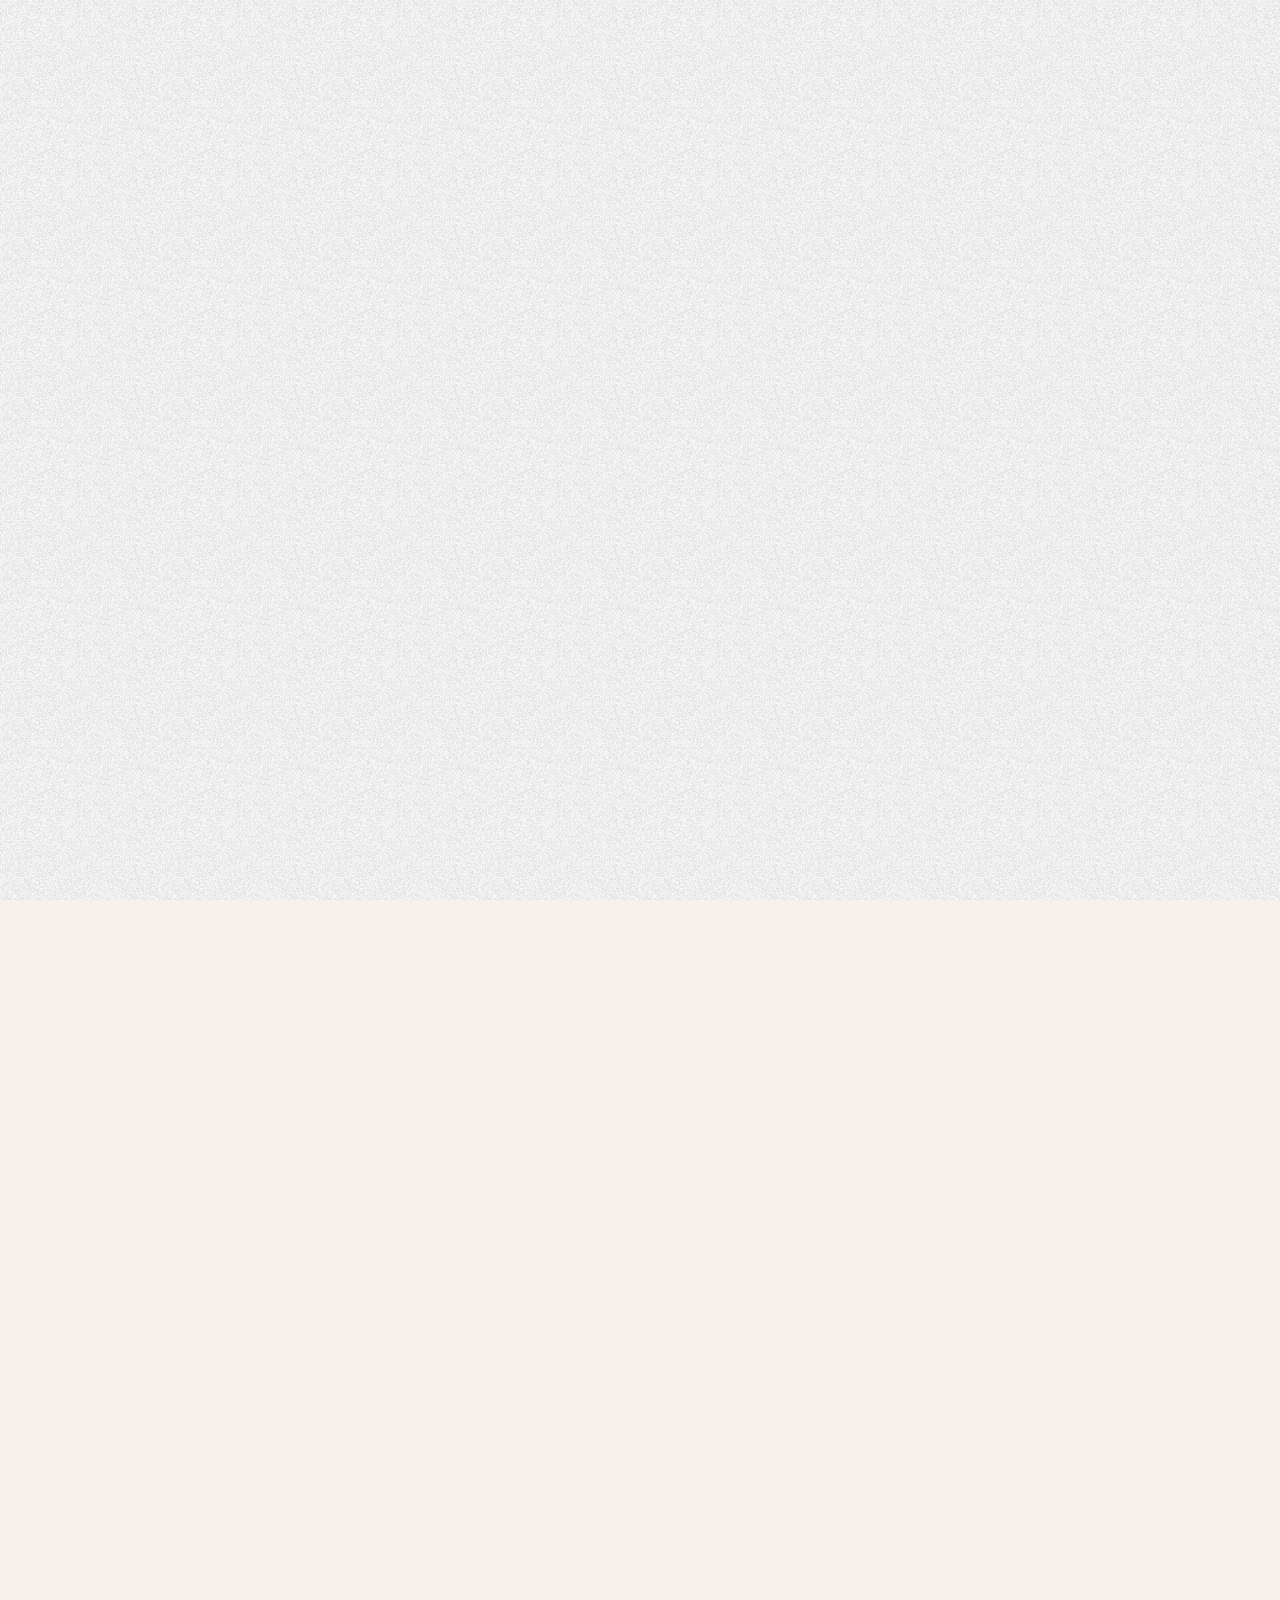
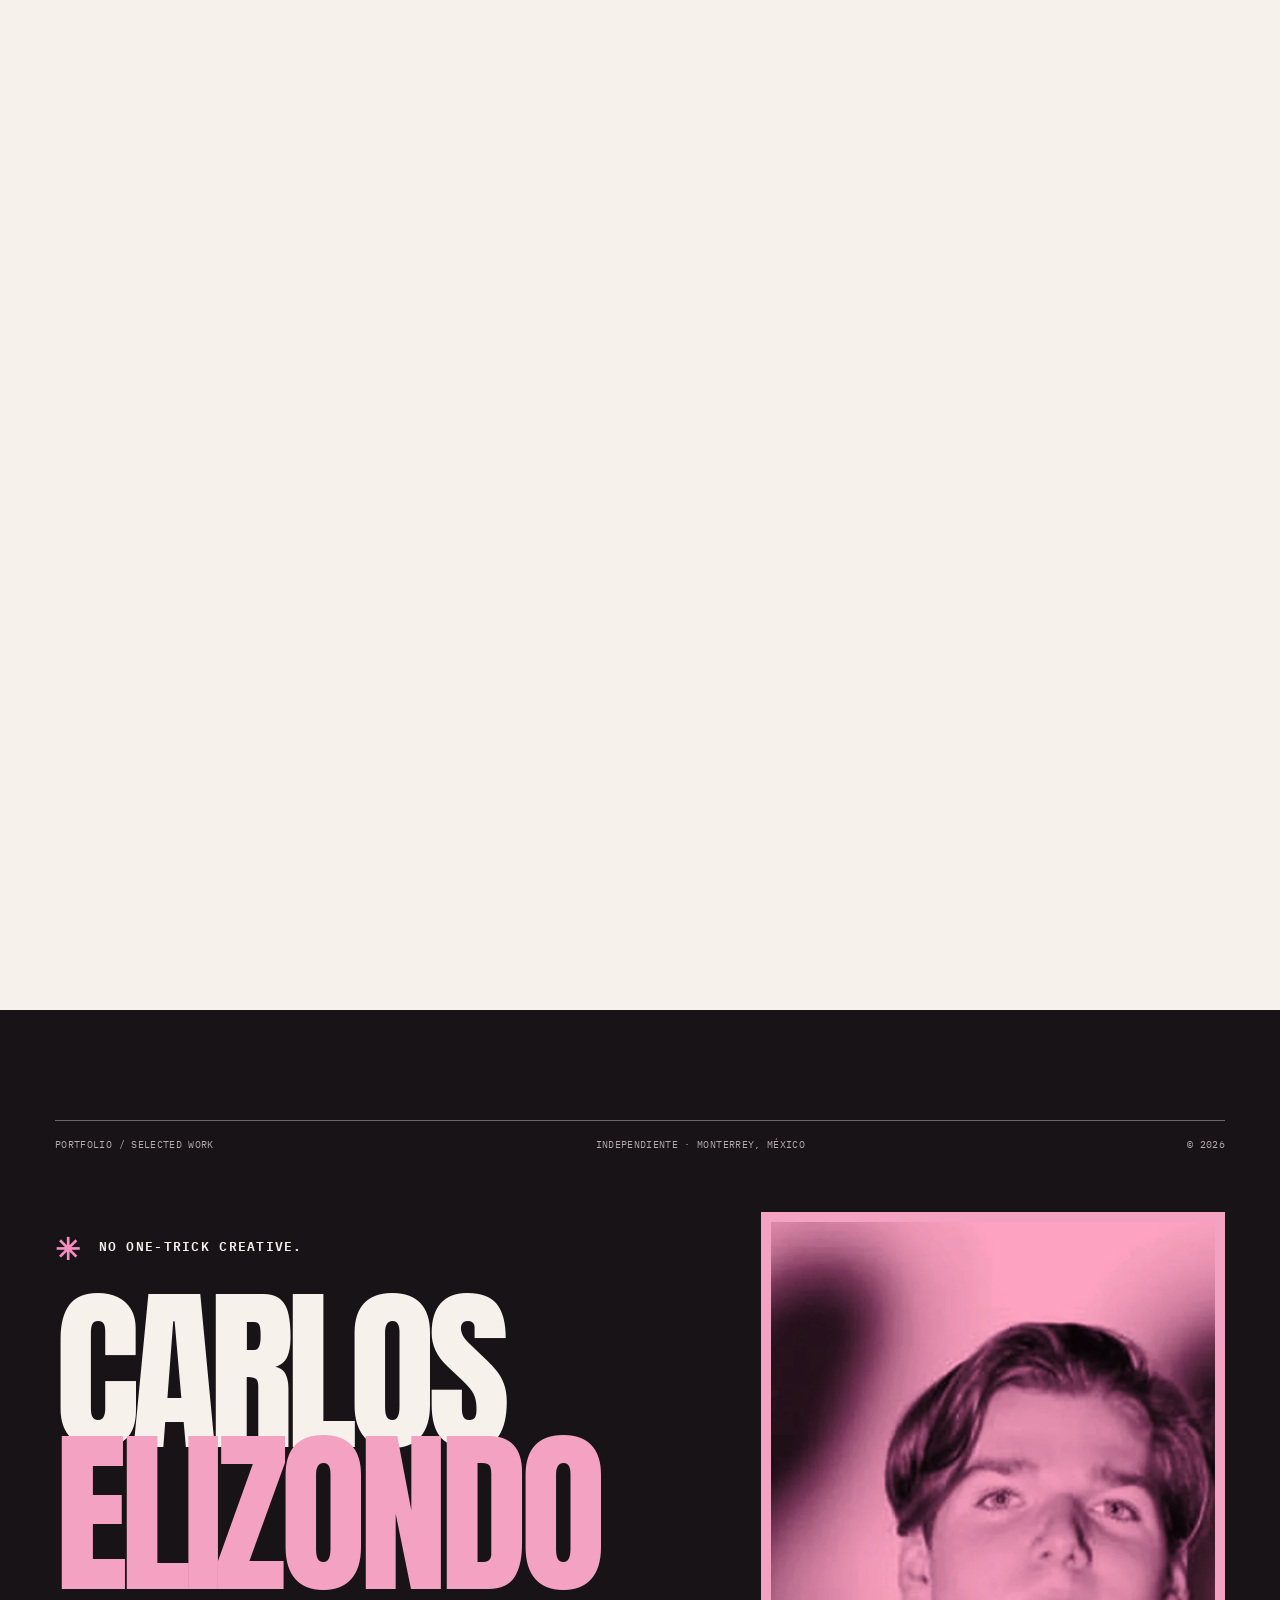
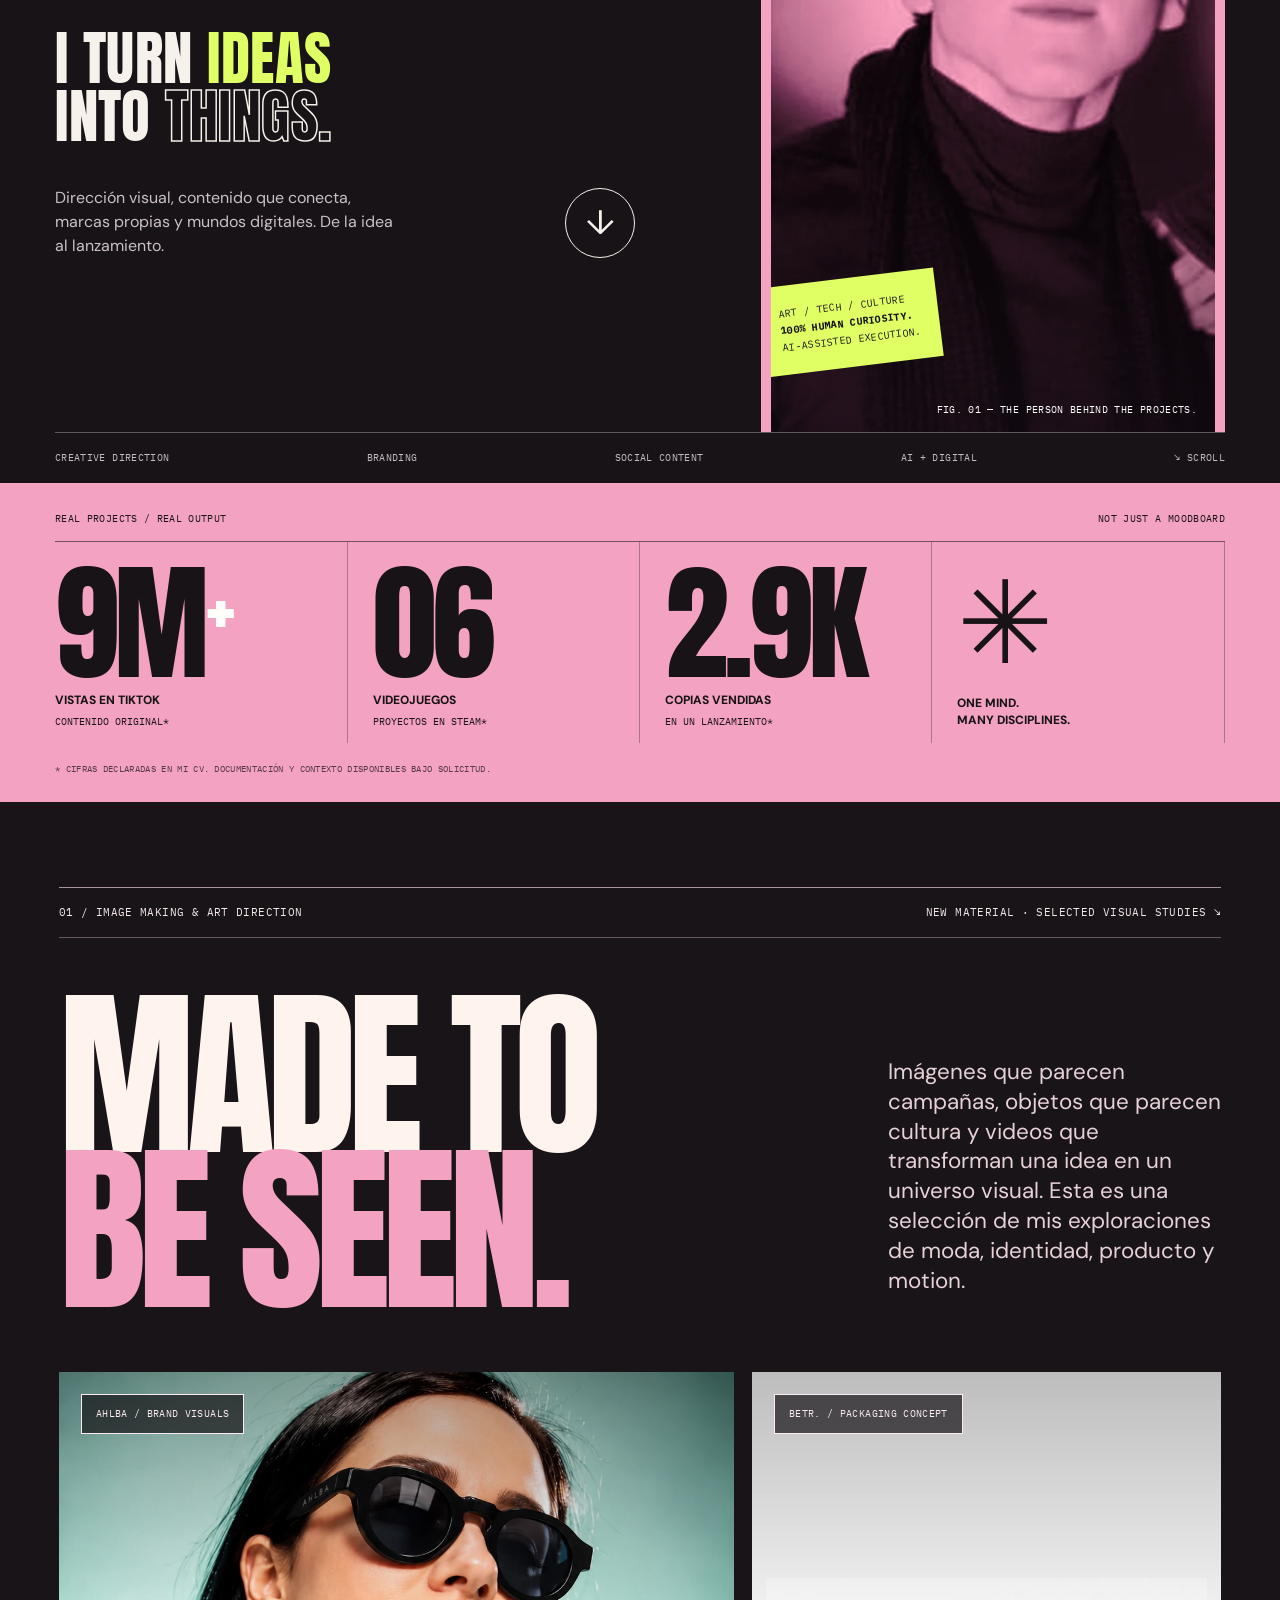
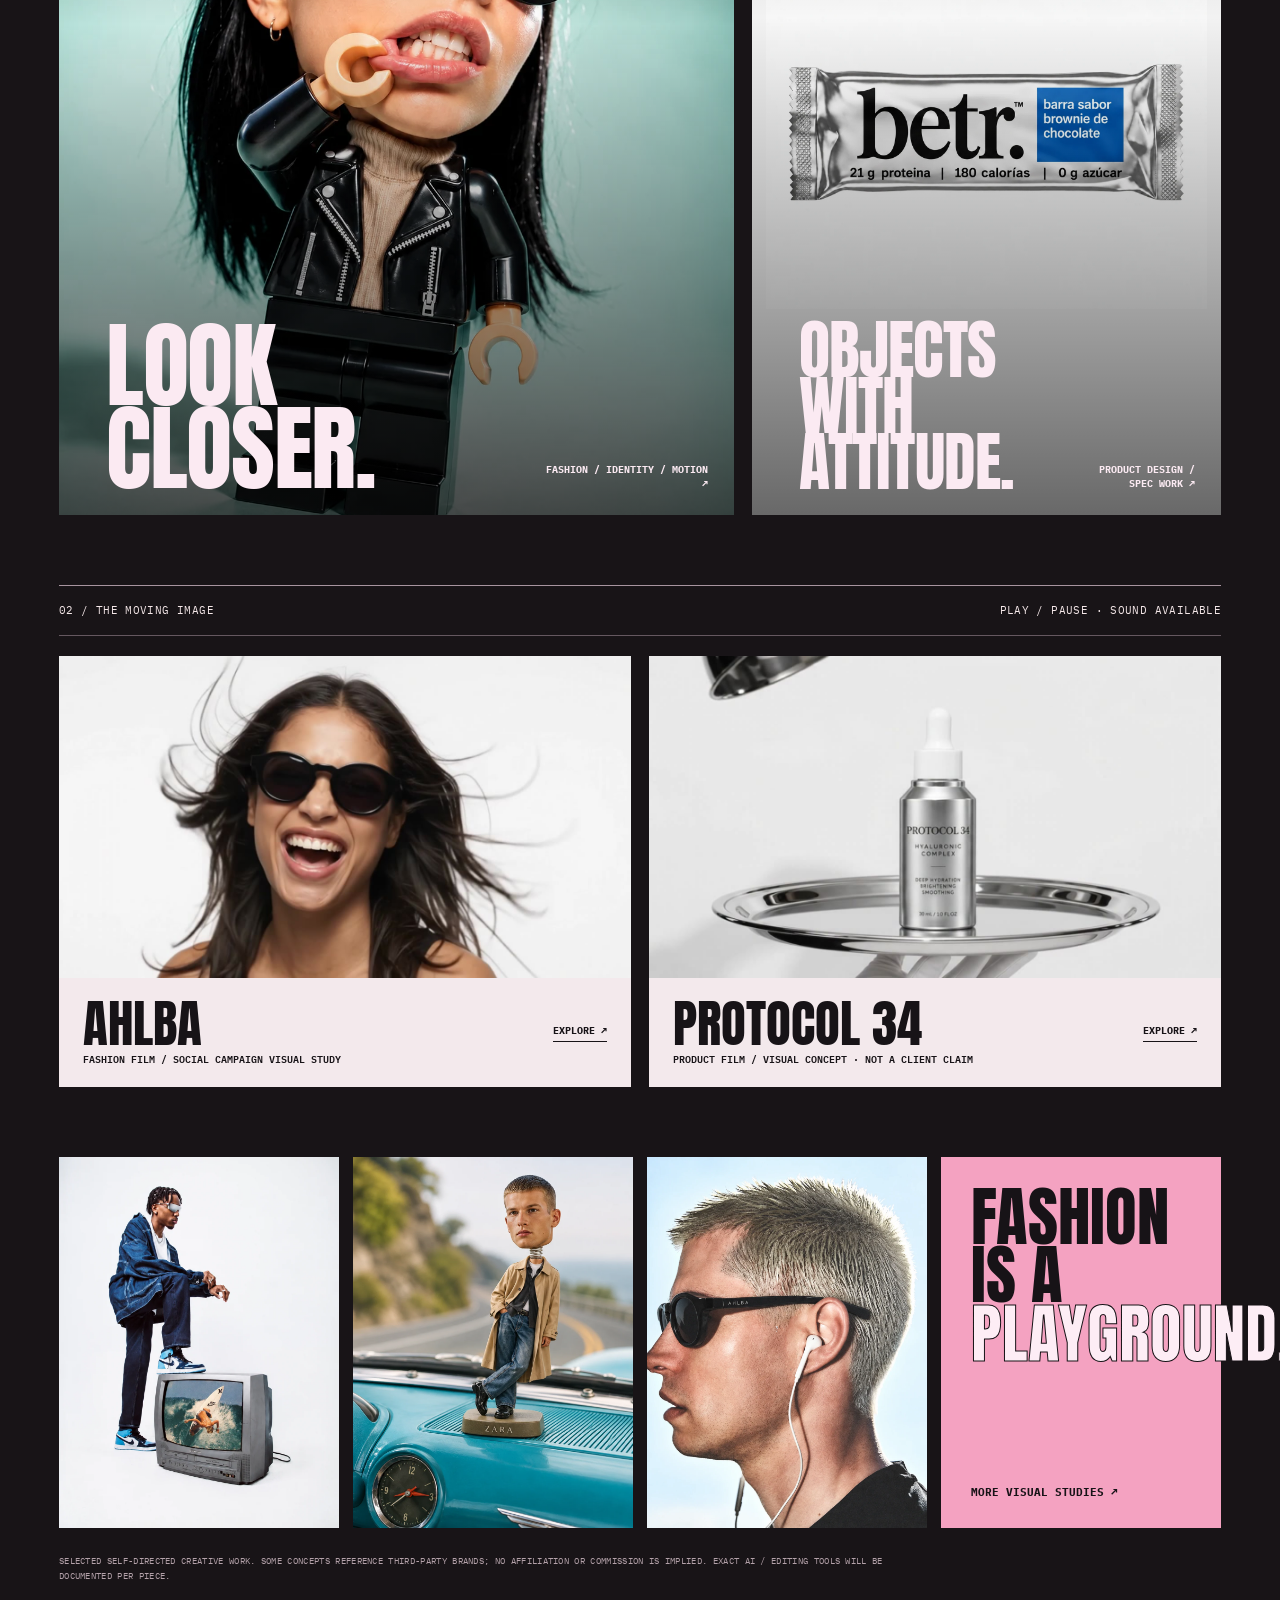
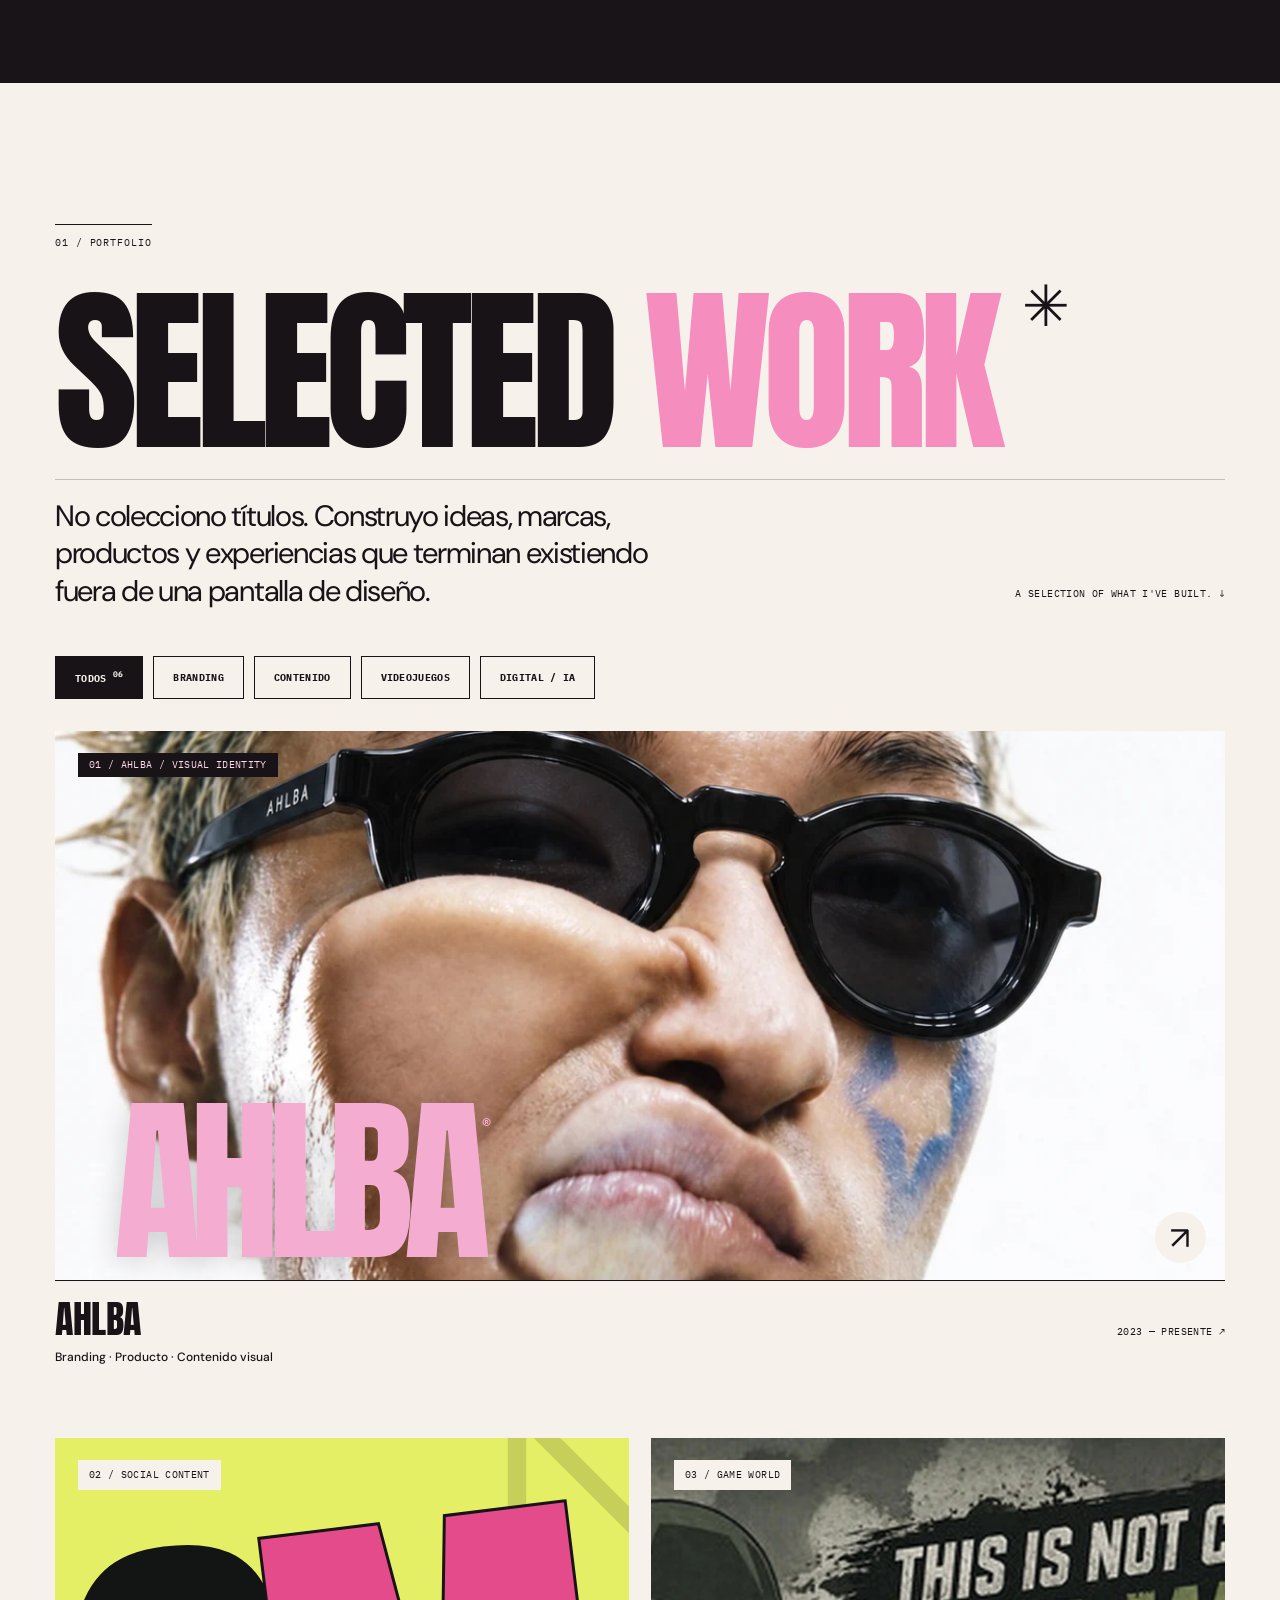
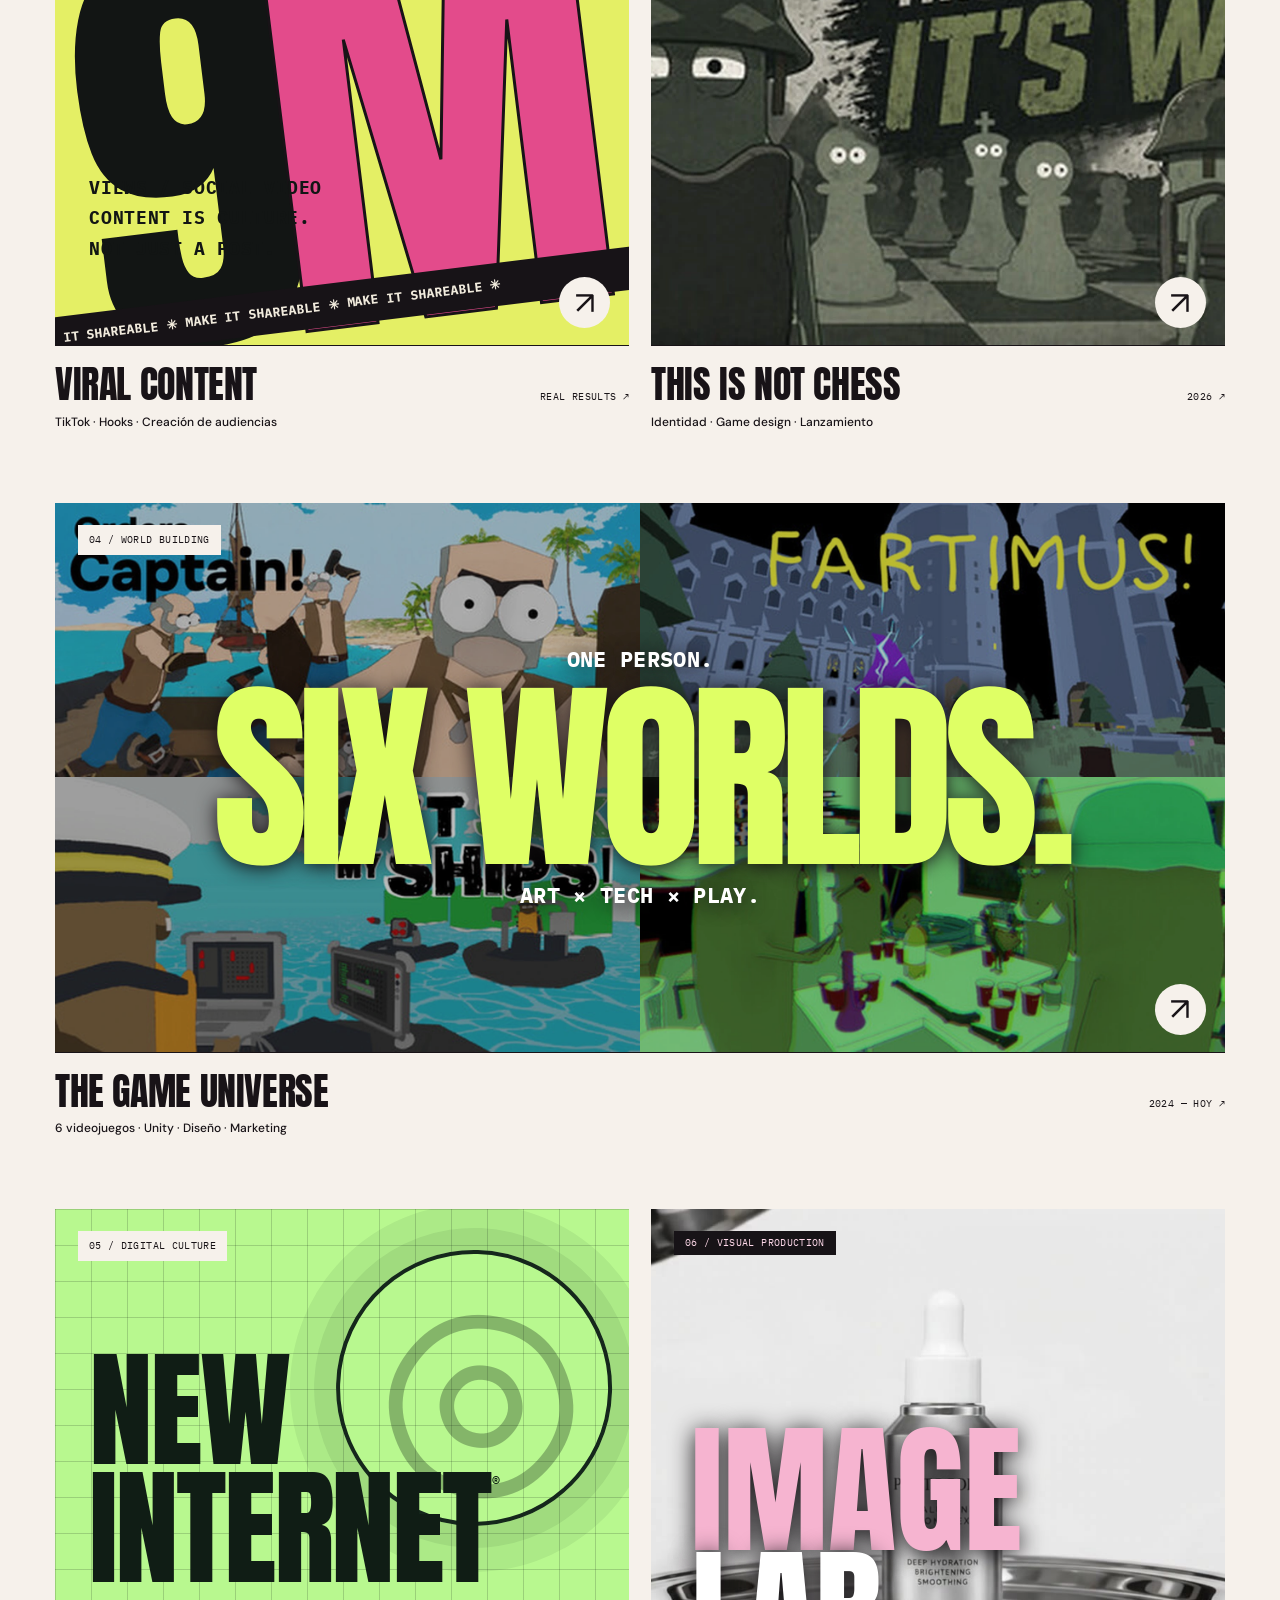
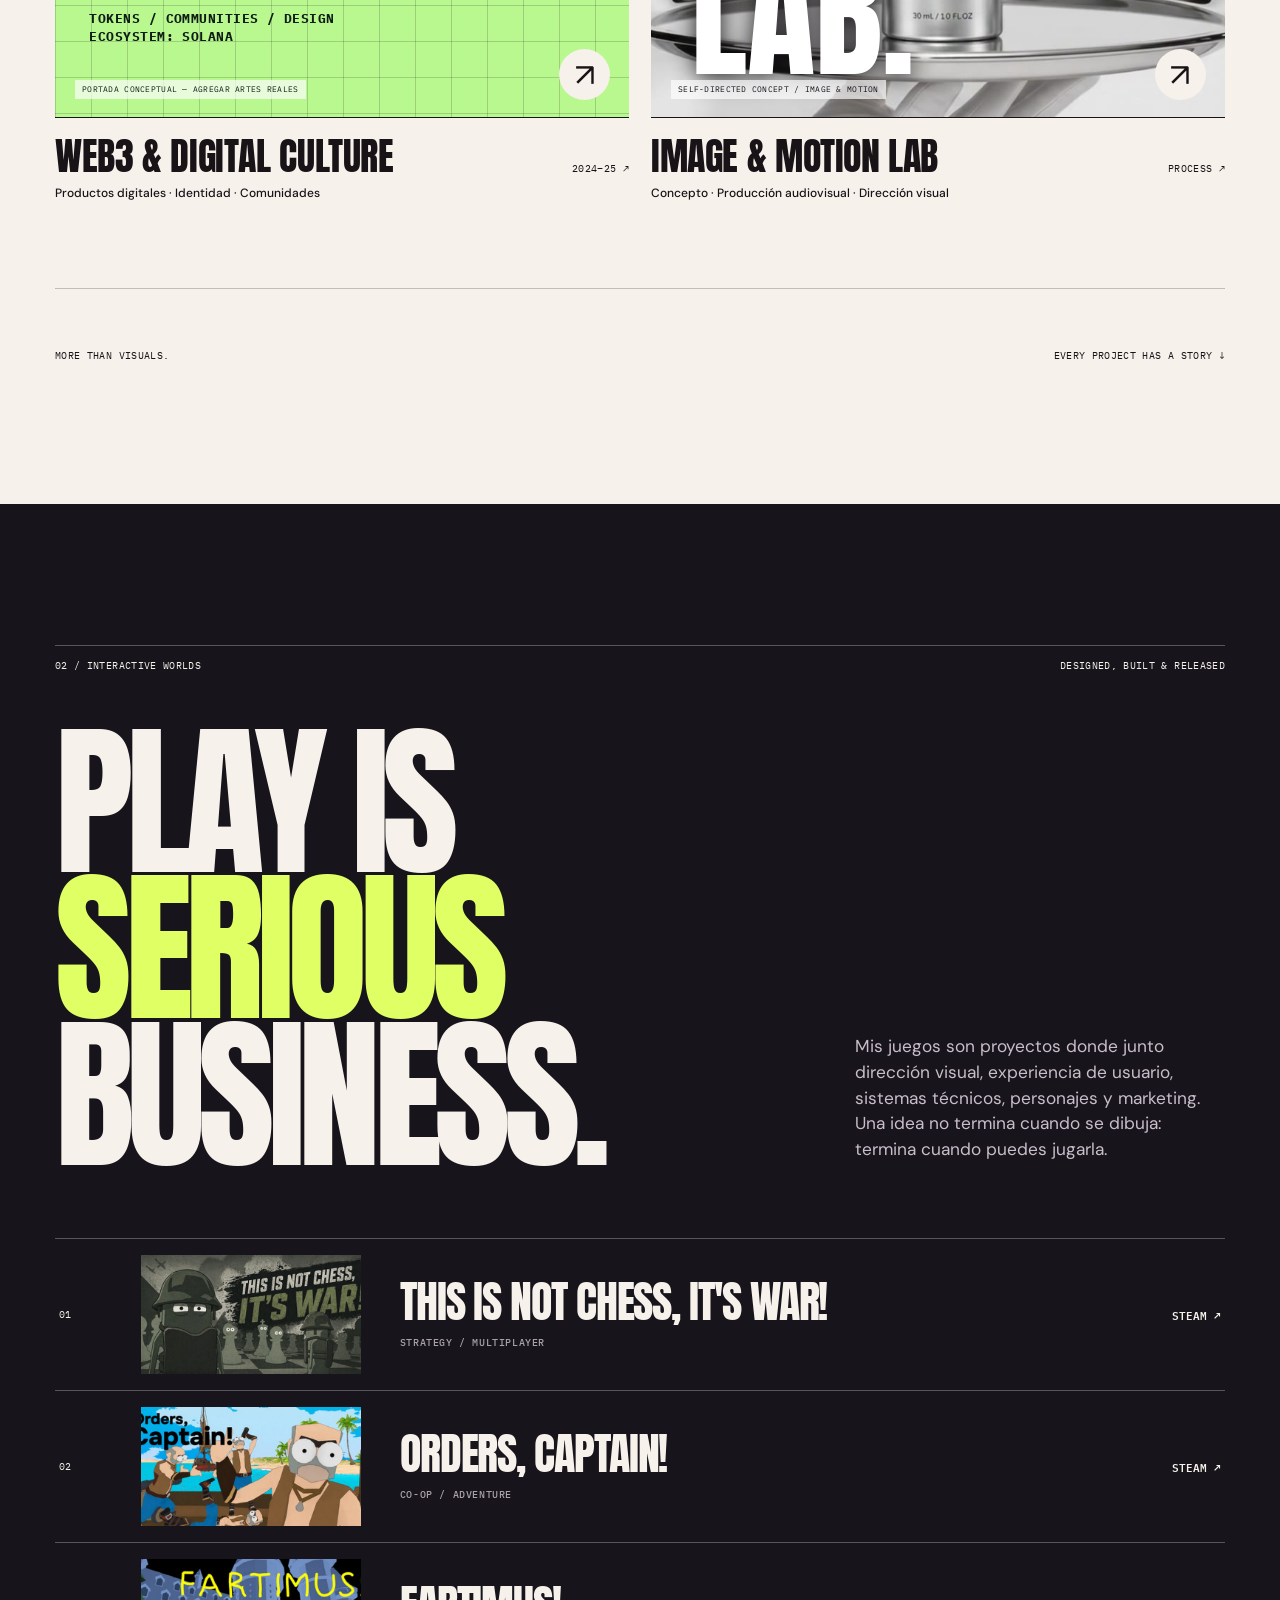
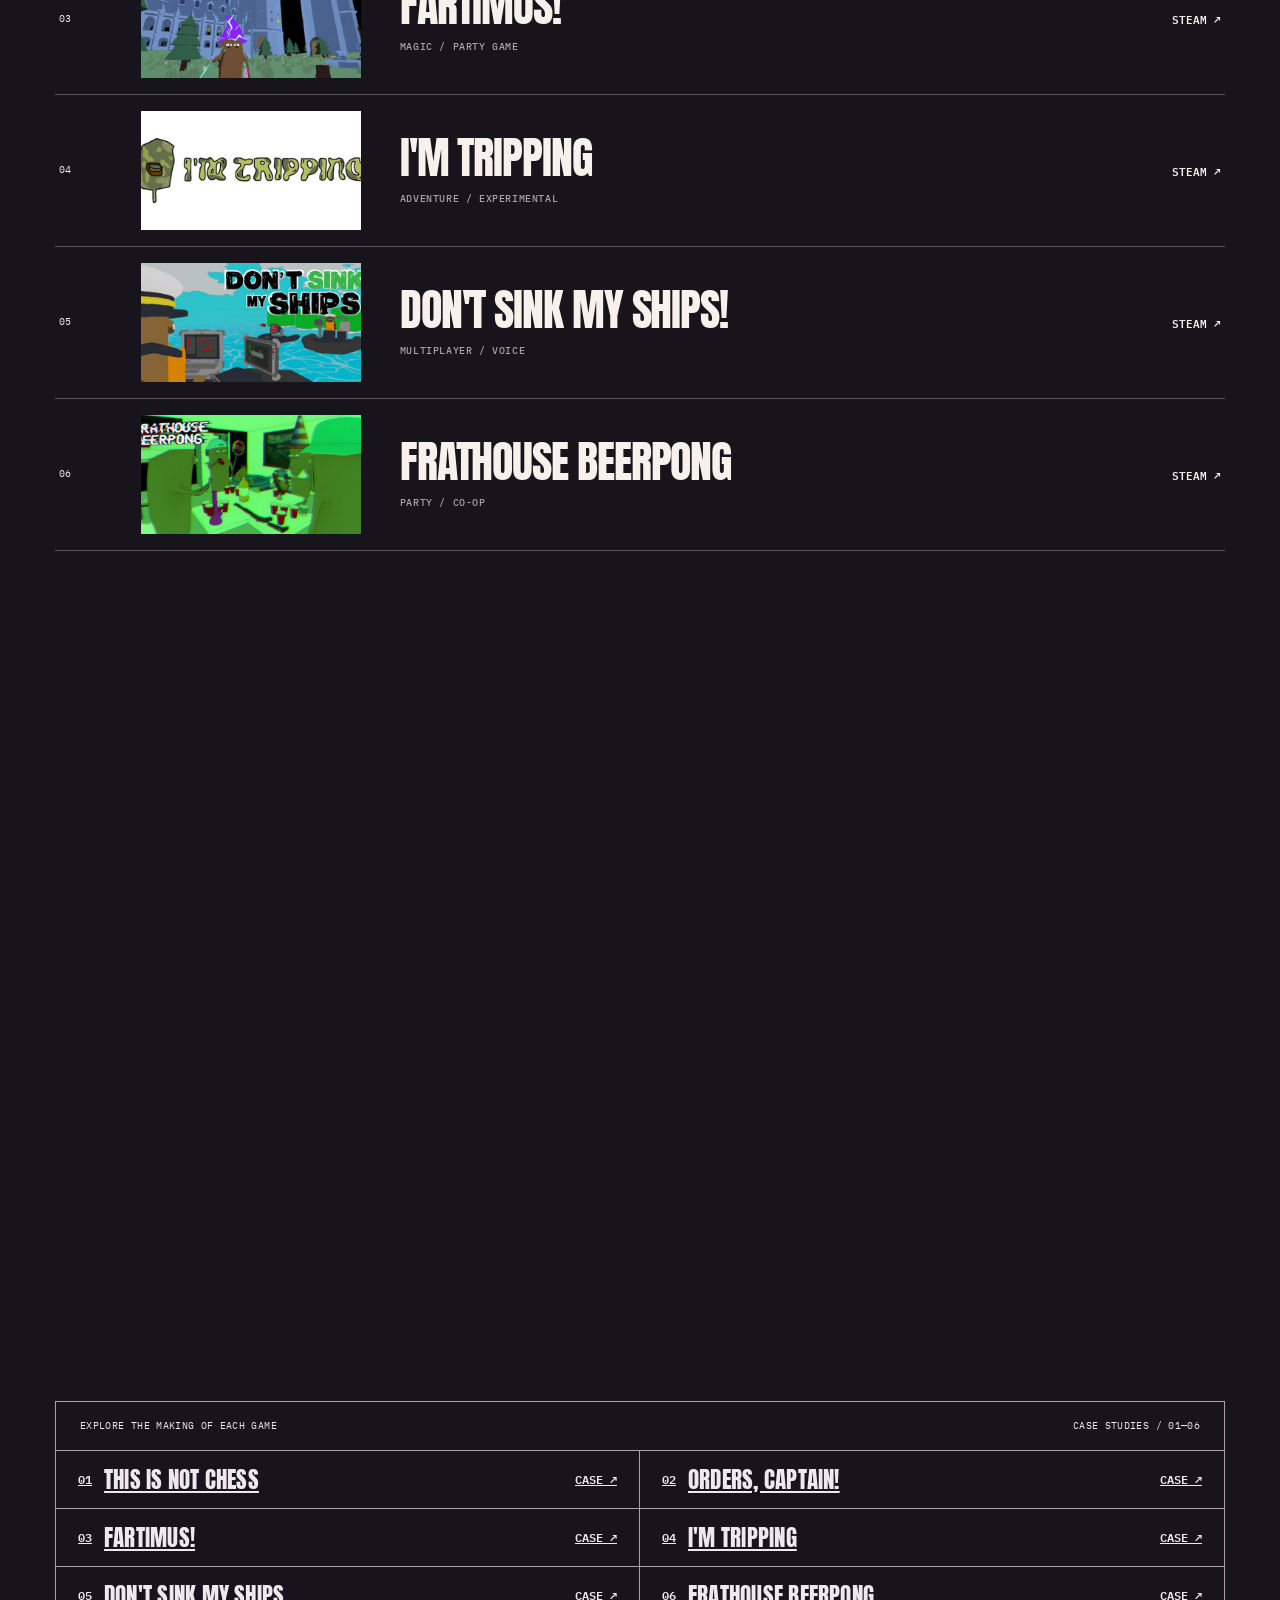
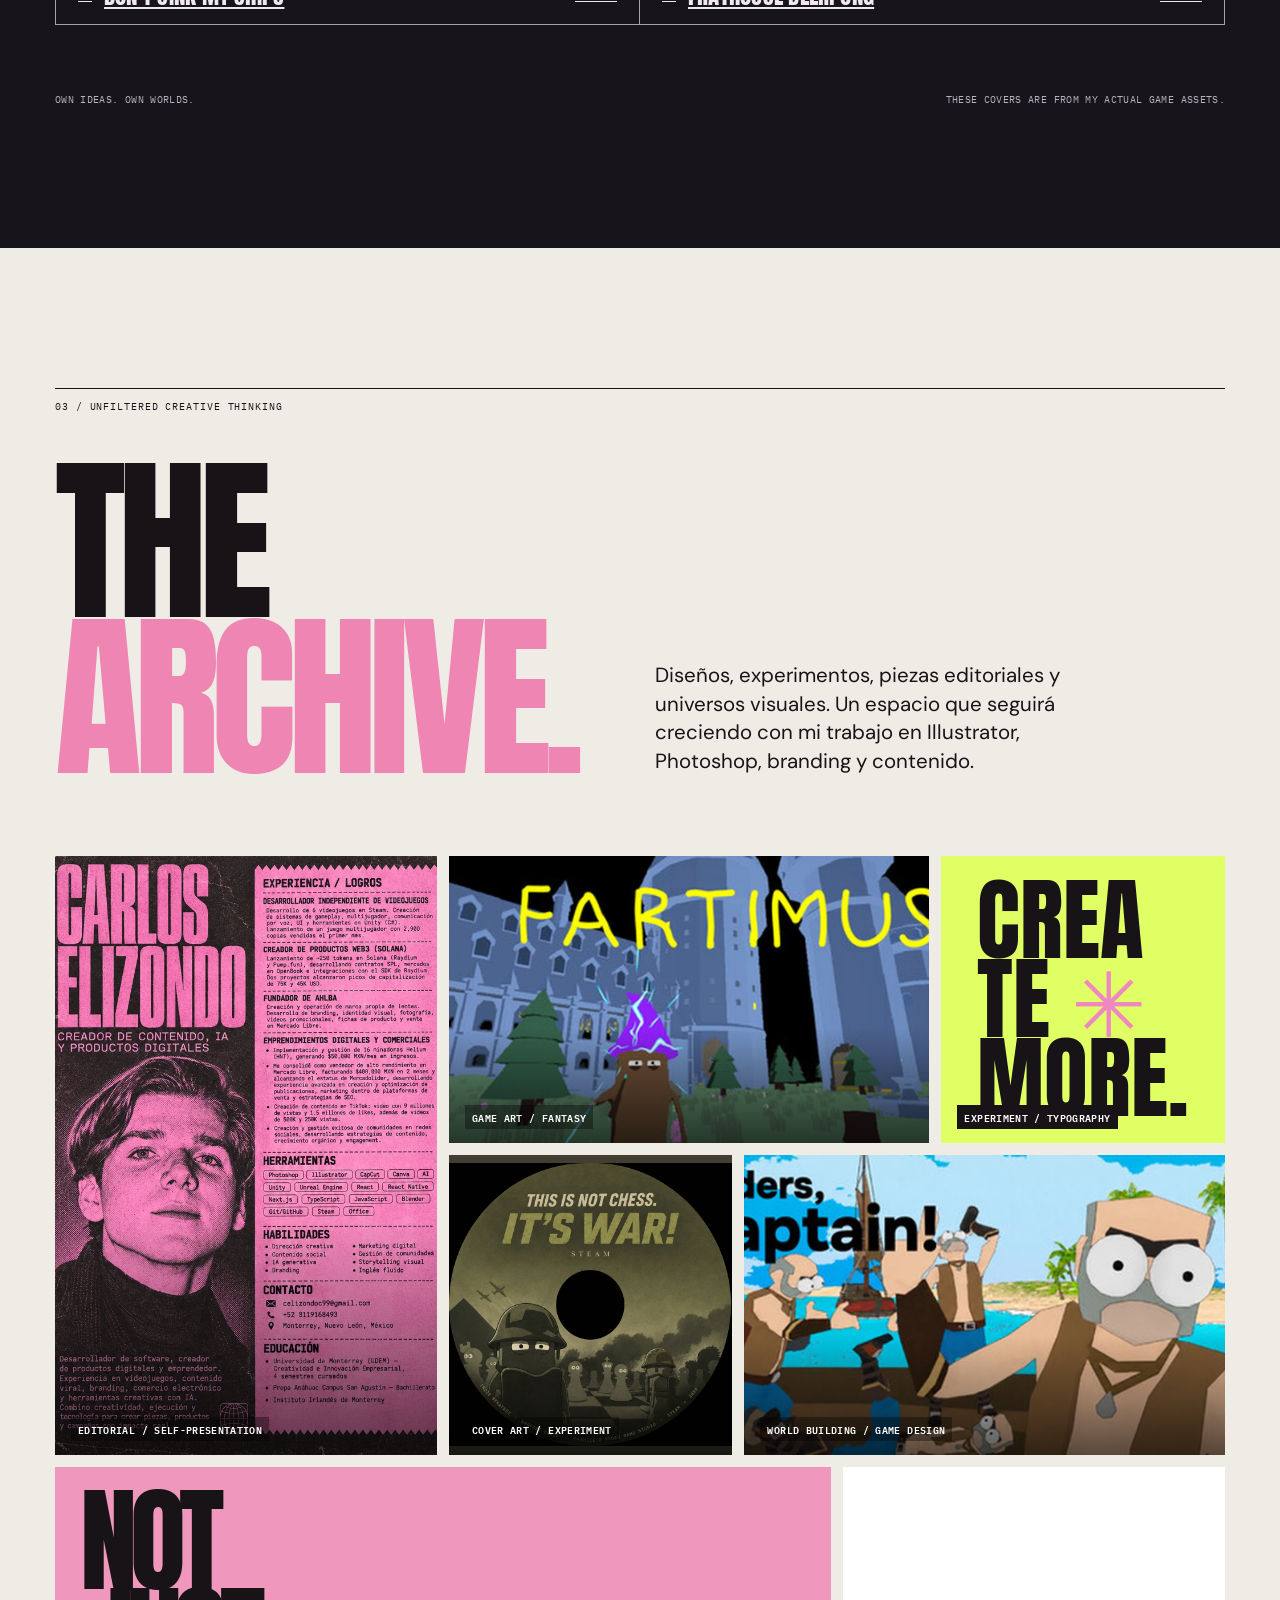
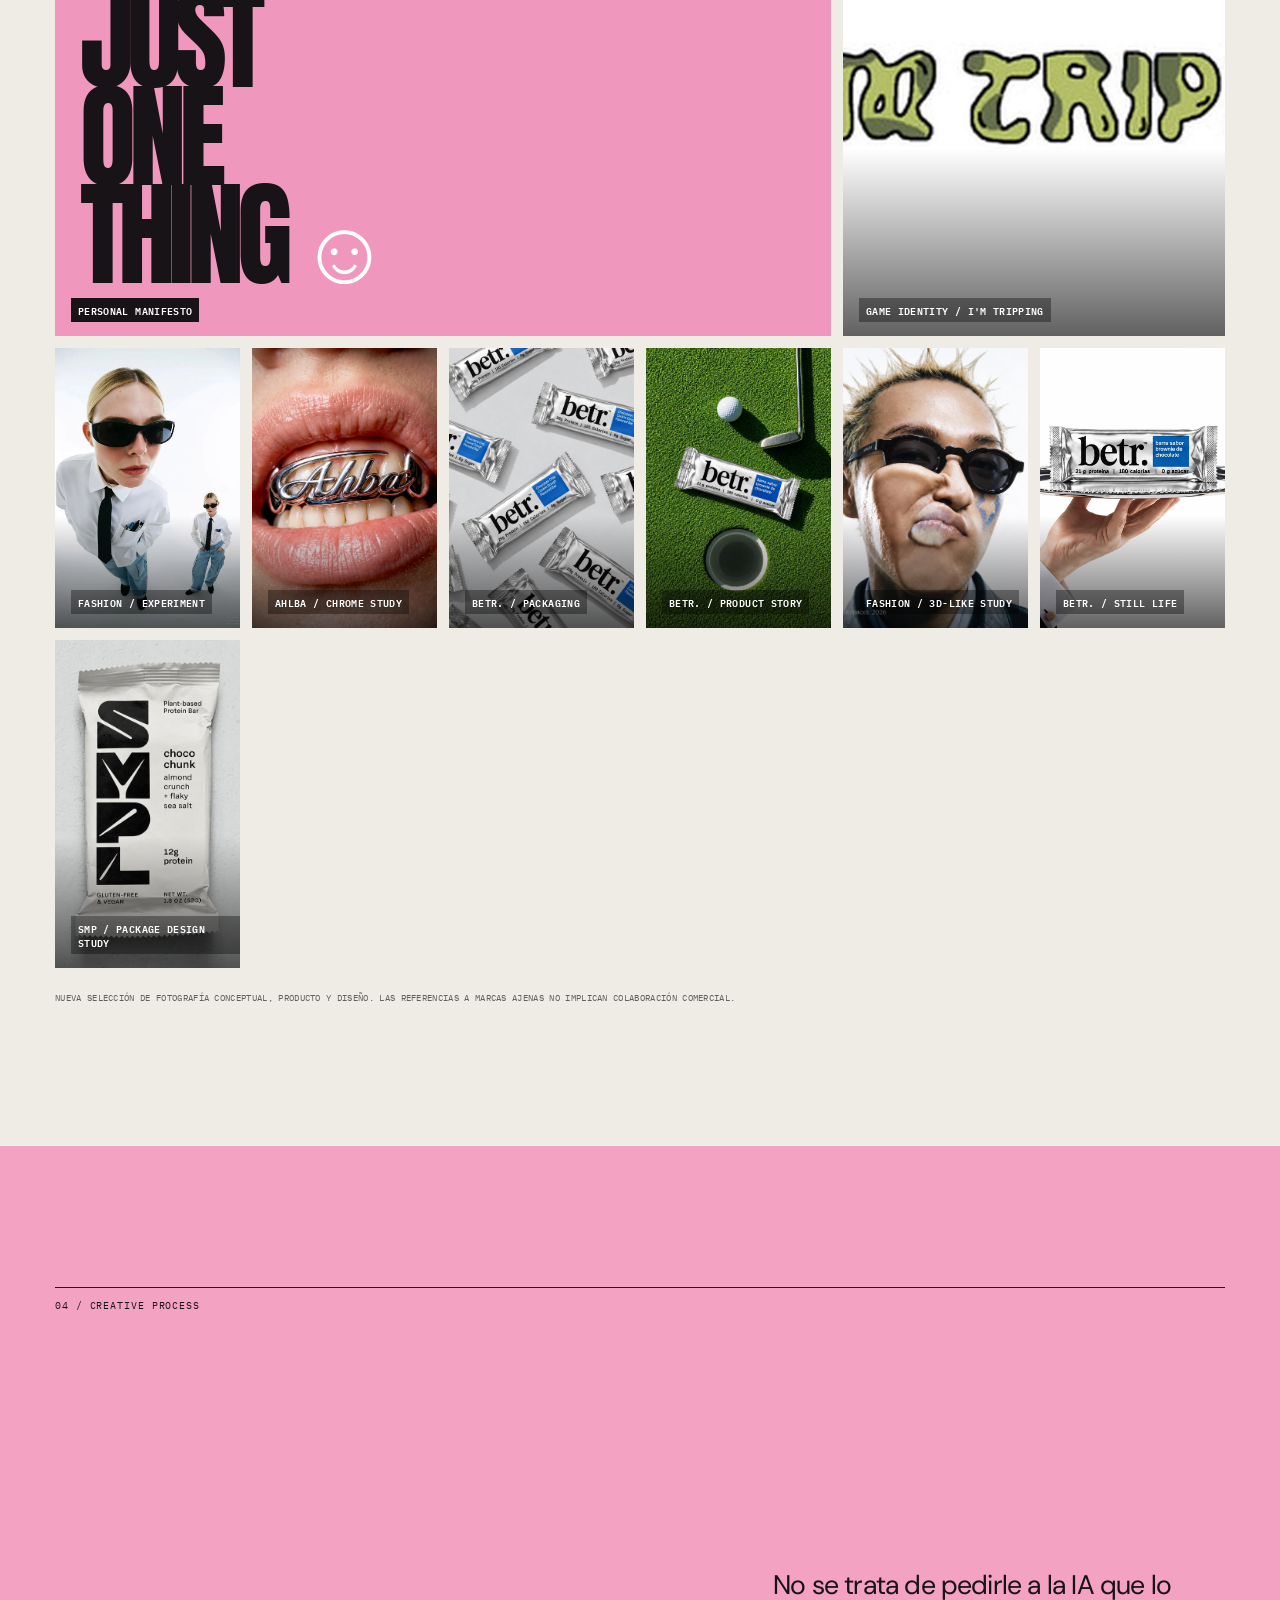
<file: index.html>
<!doctype html>
<html lang="es">
<head>
  <meta charset="utf-8" />
  <meta name="viewport" content="width=device-width, initial-scale=1" />
  <meta name="theme-color" content="#f6f1eb" />
  <meta name="description" content="Carlos Elizondo — creativo multidisciplinario. Branding, contenido social, inteligencia artificial, videojuegos y experiencias digitales." />
  <meta property="og:type" content="website" />
  <meta property="og:title" content="Carlos Elizondo — Creative Universe" />
  <meta property="og:description" content="Ideas made real. Branding, social, worldbuilding, AI and independent creative work." />
  <title>Carlos Elizondo</title>
  <link rel="icon" type="image/svg+xml" href="assets/favicon.svg" />
  <link rel="preconnect" href="https://fonts.googleapis.com" />
  <link rel="preconnect" href="https://fonts.gstatic.com" crossorigin />
  <link href="https://fonts.googleapis.com/css2?family=Anton&family=DM+Sans:wght@400;500;600;700;800&family=IBM+Plex+Mono:wght@400;500;600;700&display=swap" rel="stylesheet" />
  <link rel="stylesheet" href="styles.css" />
  <script src="app.js" defer></script>
</head>
<body>
  <div class="progress-line" aria-hidden="true"></div>
  <div class="grain" aria-hidden="true"></div>

  <header class="site-nav" id="site-nav" aria-label="Navegación principal">
    <a class="nav-brand" href="#top" aria-label="Carlos Elizondo, inicio">CE<span class="brand-mark">✳</span></a>
    <div class="nav-status"><span class="status-dot"></span> INDEPENDENT CREATIVE / MX</div>
    <button class="nav-toggle" id="nav-toggle" type="button" aria-expanded="false" aria-controls="nav-links">MENÚ <span aria-hidden="true">☰</span></button>
    <nav class="nav-links" id="nav-links">
      <a href="#visuals">VISUALS</a>
      <a href="#work">PROYECTOS</a>
      <a href="#archive">ARCHIVO</a>
      <a href="#process">PROCESO</a>
      <a href="#formats">SOCIAL ADS</a>
      <a href="#about">SOBRE MÍ</a>
      <a href="#contact" class="nav-cta">HABLEMOS ↗</a>
    </nav>
  </header>

  <main id="top">
    <!-- SEC 00 — Scroll-linked, provisional hand-drawn signature. -->
    <section class="signature-scroll" id="signature-scroll" aria-label="Introducción: firma manuscrita animada">
      <div class="signature-sticky">
        <div class="signature-topnote mono">EST. 2021 <span>SCROLL TO BEGIN ↓</span> PORTFOLIO / 2026</div>
        <div class="signature-shell" id="signature-shell">
          <svg id="signature-art" class="signature-art" viewBox="0 0 1200 430" xmlns="http://www.w3.org/2000/svg" role="img" aria-label="Firma manuscrita de demostración que aparece al hacer scroll">
          <g id="signature-drawing" class="signature-drawing">
            <!-- C -->
            <path class="ink-path bold" d="M 159 179 C 136 147 89 148 67 174 C 24 221 50 286 108 293 C 137 295 157 284 174 268" />
            <path class="ink-path thin" d="M 132 161 C 138 154 153 154 161 168" />
            <!-- a -->
            <path class="ink-path" d="M 233 248 C 222 228 196 227 180 241 C 162 255 167 288 186 292 C 206 297 225 268 234 247 C 225 277 227 299 242 290 C 254 283 260 276 268 266" />
            <!-- r -->
            <path class="ink-path" d="M 270 270 C 272 256 275 245 281 238 C 276 273 279 290 287 283 C 304 263 308 241 317 240 C 324 241 324 259 337 260" />
            <!-- l -->
            <path class="ink-path" d="M 335 262 C 351 241 373 188 373 148 C 373 126 362 125 352 149 C 330 207 334 273 345 288 C 354 299 373 285 385 271" />
            <!-- o -->
            <path class="ink-path" d="M 388 268 C 377 246 392 228 413 230 C 433 232 438 262 428 280 C 419 301 393 298 391 277 C 391 262 404 249 413 245 C 428 267 445 275 462 262" />
            <!-- s -->
            <path class="ink-path" d="M 464 264 C 480 259 497 248 494 237 C 492 226 475 235 475 248 C 474 261 493 265 495 279 C 497 296 467 296 461 284 C 456 273 476 263 504 268" />
            <!-- flourish connecting both names -->
            <path class="ink-path thin" d="M 502 268 C 523 272 541 262 552 258" />
            <!-- E capital -->
            <path class="ink-path bold" d="M 651 163 C 627 139 588 139 576 159 C 562 181 590 191 611 183 C 638 172 654 157 656 166 C 664 196 610 210 578 220 C 554 227 562 233 580 229 C 608 225 636 228 628 237 C 624 247 587 239 574 262 C 563 284 600 296 637 284 C 660 276 675 262 687 245" />
            <!-- l -->
            <path class="ink-path" d="M 687 245 C 711 216 718 176 721 145 C 726 111 709 117 705 145 C 698 185 691 263 707 283 C 716 293 731 279 741 269" />
            <!-- i -->
            <path class="ink-path" d="M 741 269 C 742 263 745 253 750 241 C 743 265 744 288 758 285 C 768 281 773 274 779 266" />
            <path class="ink-path thin" d="M 751 215 C 750 211 751 209 754 207" />
            <!-- z -->
            <path class="ink-path" d="M 778 265 C 798 252 819 242 822 248 C 826 254 794 281 785 294 C 778 309 799 305 814 291 C 824 279 835 269 845 267" />
            <!-- o -->
            <path class="ink-path" d="M 846 268 C 835 242 851 227 870 235 C 891 245 884 288 867 294 C 851 299 843 283 851 265 C 854 257 863 251 870 248 C 875 262 885 273 899 271" />
            <!-- n -->
            <path class="ink-path" d="M 900 271 C 908 255 910 246 914 240 C 907 264 906 290 918 285 C 927 278 937 250 947 247 C 957 243 946 278 960 284 C 968 289 981 278 989 270" />
            <!-- d -->
            <path class="ink-path" d="M 989 271 C 979 257 977 239 992 235 C 1012 228 1020 249 1007 274 C 1000 287 980 298 984 278 C 990 236 1042 157 1042 136 C 1042 122 1031 130 1027 153 C 1021 188 1015 250 1023 277 C 1029 294 1044 283 1054 273" />
            <!-- o -->
            <path class="ink-path" d="M 1055 273 C 1044 247 1062 229 1082 239 C 1100 248 1095 283 1079 293 C 1060 306 1050 281 1062 260 C 1068 250 1076 246 1082 245 C 1095 269 1112 278 1133 263" />
            <!-- signed flourish -->
            <path class="ink-path thin" d="M 159 331 C 410 350 829 355 1113 321 C 1137 317 1144 312 1133 311 C 1119 309 1100 314 1079 324" />
          </g>
          <circle id="pen-dot" class="pen-dot" r="3.8" cx="0" cy="0" aria-hidden="true" />
        </svg>
        </div>
        <div class="signature-bottomnote mono"><span>IDEAS MADE REAL</span><span id="signature-percent">00%</span></div>
        <button type="button" id="skip-intro" class="skip-intro mono">SALTAR INTRODUCCIÓN ↗</button>
      </div>
    </section>

    <!-- SEC 01 — Hero -->
    <section class="hero" id="home" aria-labelledby="hero-title">
      <div class="hero-topline mono"><span>PORTFOLIO / SELECTED WORK</span><span>INDEPENDIENTE · MONTERREY, MÉXICO</span><span>© 2026</span></div>
      <div class="hero-grid">
        <div class="hero-headline">
          <p class="overline reveal"><span class="asterisk">✳</span> NO ONE-TRICK CREATIVE.</p>
          <h1 id="hero-title" class="display-title reveal">CARLOS<span>ELIZONDO</span></h1>
          <p class="hero-declaration reveal">I TURN <em>IDEAS</em><br>INTO <span class="outline-word">THINGS.</span></p>
          <div class="hero-bottom reveal">
            <p>Dirección visual, contenido que conecta, marcas propias y mundos digitales. De la idea al lanzamiento.</p>
            <a class="circle-link" href="#work" aria-label="Explorar mis proyectos">↓</a>
          </div>
        </div>
        <div class="hero-photo reveal">
          <img src="assets/portrait/carlos-duotone.webp" alt="Retrato de Carlos Elizondo" fetchpriority="high" />
          <div class="portrait-sticker mono">ART / TECH / CULTURE<br><strong>100% HUMAN CURIOSITY.</strong><br>AI-ASSISTED EXECUTION.</div>
          <div class="hero-photo-caption mono">FIG. 01 — THE PERSON BEHIND THE PROJECTS.</div>
        </div>
      </div>
      <div class="hero-bottom-bar mono"><span>CREATIVE DIRECTION</span><span>BRANDING</span><span>SOCIAL CONTENT</span><span>AI + DIGITAL</span><span>↘ SCROLL</span></div>
    </section>

    <!-- SEC 02 — Proof points -->
    <section class="proof-band" aria-labelledby="proof-title">
      <div class="proof-heading mono" id="proof-title"><span>REAL PROJECTS / REAL OUTPUT</span><span>NOT JUST A MOODBOARD</span></div>
      <div class="proof-grid">
        <div class="proof-item reveal"><div class="proof-number">9M<span>+</span></div><p>VISTAS EN TIKTOK <small>CONTENIDO ORIGINAL*</small></p></div>
        <div class="proof-item reveal"><div class="proof-number">06</div><p>VIDEOJUEGOS <small>PROYECTOS EN STEAM*</small></p></div>
        <div class="proof-item reveal"><div class="proof-number">2.9K</div><p>COPIAS VENDIDAS <small>EN UN LANZAMIENTO*</small></p></div>
        <div class="proof-item proof-final reveal"><span class="proof-star">✳</span><p>ONE MIND.<br>MANY DISCIPLINES.</p></div>
      </div>
      <p class="proof-footnote mono">* CIFRAS DECLARADAS EN MI CV. DOCUMENTACIÓN Y CONTEXTO DISPONIBLES BAJO SOLICITUD.</p>
    </section>


<!-- FIRST WAVE / Actual supplied portfolio material; conceptual visuals labeled clearly. -->
<section class="creative-spotlight" id="visuals" aria-labelledby="visuals-title">
  <div class="cs-section-inner">
    <div class="cs-top mono"><span>01 / IMAGE MAKING & ART DIRECTION</span><span>NEW MATERIAL · SELECTED VISUAL STUDIES ↘</span></div>
    <div class="cs-title-row">
      <h2 id="visuals-title" class="reveal">MADE TO<br><em>BE SEEN.</em></h2>
      <p>Imágenes que parecen campañas, objetos que parecen cultura y videos que transforman una idea en un universo visual. Esta es una selección de mis exploraciones de moda, identidad, producto y motion.</p>
    </div>
    <div class="cs-hero-grid">
      <a class="cs-feature cs-feature-ahlba" href="visual-work.html#ahlba" aria-label="Explorar imágenes y video de AHLBA">
        <img src="assets/creative/ahlba-profile.webp" alt="Retrato editorial con gafas AHLBA" loading="lazy">
        <span class="cs-pill mono">AHLBA / BRAND VISUALS</span>
        <div class="cs-feature-bottom"><strong>LOOK<br>CLOSER.</strong><span>FASHION / IDENTITY / MOTION ↗</span></div>
      </a>
      <a class="cs-feature cs-feature-betr" href="visual-work.html#betr" aria-label="Explorar los diseños de packaging betr">
        <img src="assets/creative/betr-packaging.webp" alt="Propuesta visual para el empaque betr" loading="lazy">
        <span class="cs-pill mono">BETR. / PACKAGING CONCEPT</span>
        <div class="cs-feature-bottom"><strong>OBJECTS<br>WITH ATTITUDE.</strong><span>PRODUCT DESIGN / SPEC WORK ↗</span></div>
      </a>
    </div>
    <div class="cs-motion-top mono"><span>02 / THE MOVING IMAGE</span><span>PLAY / PAUSE · SOUND AVAILABLE</span></div>
    <div class="cs-motion-grid">
      <div class="cs-motion-card">
        <div class="cs-video"><video autoplay muted loop preload="metadata" poster="assets/creative/ahlba-film-poster.jpg" playsinline aria-label="Video creativo AHLBA"><source src="assets/creative/ahlba-film.mp4" type="video/mp4">Tu navegador no soporta video HTML5.</video></div>
        <div class="cs-video-bottom"><span><b>AHLBA</b><small>FASHION FILM / SOCIAL CAMPAIGN VISUAL STUDY</small></span><a href="visual-work.html#ahlba" aria-label="Ver caso AHLBA">EXPLORE ↗</a></div>
      </div>
      <div class="cs-motion-card">
        <div class="cs-video"><video autoplay muted loop preload="metadata" poster="assets/creative/protocol-34-film-poster.jpg" playsinline aria-label="Video conceptual Protocol 34"><source src="assets/creative/protocol-34-film.mp4" type="video/mp4">Tu navegador no soporta video HTML5.</video></div>
        <div class="cs-video-bottom"><span><b>PROTOCOL 34</b><small>PRODUCT FILM / VISUAL CONCEPT · NOT A CLIENT CLAIM</small></span><a href="visual-work.html#protocol">EXPLORE ↗</a></div>
      </div>
    </div>
    <div class="cs-editorial-line">
      <img src="assets/creative/nike-fashion.webp" alt="Exploración visual de moda con referencias deportivas" loading="lazy">
      <img src="assets/creative/zara-figurine.webp" alt="Experimento de figurín de moda y producto en ambiente editorial" loading="lazy">
      <img src="assets/creative/ahlba-minifigure.webp" alt="Experimento conceptual de fotografía y juguete con gafas AHLBA" loading="lazy">
      <a href="visual-work.html#fashion" class="cs-line-caption"><span>FASHION<br>IS A<br><em>PLAYGROUND.</em></span><small>MORE VISUAL STUDIES ↗</small></a>
    </div>
    <p class="cs-disclaimer mono">SELECTED SELF-DIRECTED CREATIVE WORK. SOME CONCEPTS REFERENCE THIRD-PARTY BRANDS; NO AFFILIATION OR COMMISSION IS IMPLIED. EXACT AI / EDITING TOOLS WILL BE DOCUMENTED PER PIECE.</p>
  </div>
</section>

    <!-- SEC 03 — Selected creative work -->
    <section class="work section-pad" id="work" aria-labelledby="work-title">
      <div class="section-intro">
        <div class="section-index mono">01 / PORTFOLIO</div>
        <h2 class="section-title reveal" id="work-title">SELECTED <i>WORK</i><span class="section-spark">✳</span></h2>
        <div class="section-description"><p>No colecciono títulos. Construyo ideas, marcas, productos y experiencias que terminan existiendo fuera de una pantalla de diseño.</p><p class="mono section-note">A SELECTION OF WHAT I'VE BUILT. ↓</p></div>
      </div>
      <div class="filter-bar" role="group" aria-label="Filtrar proyectos">
        <button type="button" class="filter active" data-filter="all" aria-pressed="true">TODOS <sup>06</sup></button>
        <button type="button" class="filter" data-filter="brand" aria-pressed="false">BRANDING</button>
        <button type="button" class="filter" data-filter="social" aria-pressed="false">CONTENIDO</button>
        <button type="button" class="filter" data-filter="games" aria-pressed="false">VIDEOJUEGOS</button>
        <button type="button" class="filter" data-filter="digital" aria-pressed="false">DIGITAL / IA</button>
      </div>
      <div class="work-grid" id="work-grid">
        <!-- Case 1: Authentic business; illustrative concept board, not real product photography. -->
        <article class="work-card wide reveal" data-category="brand" data-project="ahlba">
          <button class="case-click" type="button" data-open="ahlba" aria-label="Ver el caso de estudio AHLBA">

<div class="case-visual ahlba-art ahlba-photo-art">
  <img src="assets/creative/ahlba-punk.webp" alt="Visual editorial AHLBA con gafas oscuras" loading="lazy" />
  <span class="case-issue mono">01 / AHLBA / VISUAL IDENTITY</span>
  <div class="ahlba-photo-label">AHLBA<span>®</span></div>
  <span class="case-arrow" aria-hidden="true">↗</span>
</div>
            <div class="case-meta"><span><strong>AHLBA</strong><small>Branding · Producto · Contenido visual</small></span><span class="case-year mono">2023 — PRESENTE ↗</span></div>
          </button>
        </article>
        <!-- Case 2: Authentic claimed metrics; no fabricated screenshot. -->
        <article class="work-card reveal" data-category="social" data-project="social">
          <button class="case-click" type="button" data-open="social" aria-label="Ver proyecto de contenido social">
            <div class="case-visual social-art">
              <span class="case-issue mono">02 / SOCIAL CONTENT</span>
              <div class="social-big">9<span>M</span></div>
              <div class="social-notes mono">VIEWS / SOCIAL VIDEO<br>CONTENT IS CULTURE.<br>NOT JUST A POST.</div>
              <div class="social-tape" aria-hidden="true">MAKE IT SHAREABLE ✳ MAKE IT SHAREABLE ✳ MAKE IT SHAREABLE ✳</div>
              <span class="case-arrow" aria-hidden="true">↗</span>
            </div>
            <div class="case-meta"><span><strong>VIRAL CONTENT</strong><small>TikTok · Hooks · Creación de audiencias</small></span><span class="case-year mono">REAL RESULTS ↗</span></div>
          </button>
        </article>
        <!-- Case 3: User-supplied screenshot only. -->
        <article class="work-card reveal" data-category="games" data-project="chess">
          <button class="case-click" type="button" data-open="chess" aria-label="Ver This Is Not Chess, It's War">
            <div class="case-visual image-art chess-art">
              <img src="assets/games/chess.webp" alt="Arte original del juego This Is Not Chess, It's War" loading="lazy" />
              <span class="case-issue mono">03 / GAME WORLD</span>
              <span class="case-arrow" aria-hidden="true">↗</span>
            </div>
            <div class="case-meta"><span><strong>THIS IS NOT CHESS</strong><small>Identidad · Game design · Lanzamiento</small></span><span class="case-year mono">2026 ↗</span></div>
          </button>
        </article>
        <!-- Case 4: projects grid -->
        <article class="work-card wide reveal" data-category="games" data-project="games">
          <button class="case-click" type="button" data-open="games" aria-label="Explorar el universo de videojuegos">
            <div class="case-visual games-art">
              <span class="case-issue mono">04 / WORLD BUILDING</span>
              <div class="game-mosaic">
                <img src="assets/games/orders.webp" alt="Orders, Captain!" loading="lazy" />
                <img src="assets/games/fartimus.webp" alt="Fartimus!" loading="lazy" />
                <img src="assets/games/ships.webp" alt="Don't Sink My Ships!" loading="lazy" />
                <img src="assets/games/beerpong.webp" alt="Frathouse Beerpong" loading="lazy" />
              </div>
              <div class="game-mosaic-over mono"><span>ONE PERSON.</span><strong>SIX WORLDS.</strong><span>ART × TECH × PLAY.</span></div>
              <span class="case-arrow" aria-hidden="true">↗</span>
            </div>
            <div class="case-meta"><span><strong>THE GAME UNIVERSE</strong><small>6 videojuegos · Unity · Diseño · Marketing</small></span><span class="case-year mono">2024 — HOY ↗</span></div>
          </button>
        </article>
        <!-- Case 5: crypto editorial concept board, not actual logos -->
        <article class="work-card reveal" data-category="digital brand" data-project="web3">
          <button class="case-click" type="button" data-open="web3" aria-label="Ver proyectos de Web3">
            <div class="case-visual web3-art">
              <span class="case-issue mono">05 / DIGITAL CULTURE</span>
              <div class="web3-orbit"><span>◎</span></div>
              <div class="web3-type">NEW<br>INTERNET<span>®</span></div>
              <div class="web3-footer mono">TOKENS / COMMUNITIES / DESIGN<br>ECOSYSTEM: SOLANA</div>
              <span class="concept-label mono">PORTADA CONCEPTUAL — AGREGAR ARTES REALES</span>
              <span class="case-arrow" aria-hidden="true">↗</span>
            </div>
            <div class="case-meta"><span><strong>WEB3 & DIGITAL CULTURE</strong><small>Productos digitales · Identidad · Comunidades</small></span><span class="case-year mono">2024–25 ↗</span></div>
          </button>
        </article>
        <!-- Case 6: future concept explicitly marked as spec -->
        <article class="work-card reveal" data-category="digital social brand" data-project="lab">
          <button class="case-click" type="button" data-open="lab" aria-label="Ver estudios conceptuales de imagen y motion">

<div class="case-visual lab-art lab-photo-art">
  <img src="assets/creative/protocol-34-film-poster.jpg" alt="Dirección visual de producto en Protocol 34" loading="lazy" />
  <span class="case-issue mono">06 / VISUAL PRODUCTION</span>
  <div class="lab-photo-title">IMAGE<br><em>LAB.</em></div>
  <span class="concept-label mono">SELF-DIRECTED CONCEPT / IMAGE & MOTION</span>
  <span class="case-arrow" aria-hidden="true">↗</span>
</div>
            <div class="case-meta"><span><strong>IMAGE & MOTION LAB</strong><small>Concepto · Producción audiovisual · Dirección visual</small></span><span class="case-year mono">PROCESS ↗</span></div>
          </button>
        </article>
      </div>
      <div class="work-outro mono"><span>MORE THAN VISUALS.</span><span>EVERY PROJECT HAS A STORY ↓</span></div>
    </section>

    <!-- SEC 04 — Actual game gallery -->
    <section class="game-gallery section-pad" id="games" aria-labelledby="games-title">
      <div class="dark-section-top mono"><span>02 / INTERACTIVE WORLDS</span><span>DESIGNED, BUILT & RELEASED</span></div>
      <div class="gallery-heading"><h2 id="games-title" class="reveal">PLAY IS<br><em>SERIOUS</em><br>BUSINESS.</h2><p class="reveal">Mis juegos son proyectos donde junto dirección visual, experiencia de usuario, sistemas técnicos, personajes y marketing. Una idea no termina cuando se dibuja: termina cuando puedes jugarla.</p></div>
      <div class="games-list">
        <a class="game-row reveal" href="https://store.steampowered.com/app/4364220/" target="_blank" rel="noopener noreferrer"><span class="game-count mono">01</span><div class="game-thumb"><img src="assets/games/chess.webp" loading="lazy" alt="This Is Not Chess, It's War"/></div><span class="game-copy"><strong>THIS IS NOT CHESS, IT'S WAR!</strong><small>STRATEGY / MULTIPLAYER</small></span><span class="game-open">STEAM ↗</span></a>
        <a class="game-row reveal" href="https://store.steampowered.com/app/4190440/" target="_blank" rel="noopener noreferrer"><span class="game-count mono">02</span><div class="game-thumb"><img src="assets/games/orders.webp" loading="lazy" alt="Orders, Captain!"/></div><span class="game-copy"><strong>ORDERS, CAPTAIN!</strong><small>CO-OP / ADVENTURE</small></span><span class="game-open">STEAM ↗</span></a>
        <a class="game-row reveal" href="https://store.steampowered.com/app/4324940/" target="_blank" rel="noopener noreferrer"><span class="game-count mono">03</span><div class="game-thumb"><img src="assets/games/fartimus.webp" loading="lazy" alt="Fartimus!"/></div><span class="game-copy"><strong>FARTIMUS!</strong><small>MAGIC / PARTY GAME</small></span><span class="game-open">STEAM ↗</span></a>
        <a class="game-row reveal" href="https://store.steampowered.com/app/3918860/" target="_blank" rel="noopener noreferrer"><span class="game-count mono">04</span><div class="game-thumb"><img src="assets/games/tripping.webp" loading="lazy" alt="I'm Tripping"/></div><span class="game-copy"><strong>I'M TRIPPING</strong><small>ADVENTURE / EXPERIMENTAL</small></span><span class="game-open">STEAM ↗</span></a>
        <a class="game-row reveal" href="https://store.steampowered.com/app/4336990/" target="_blank" rel="noopener noreferrer"><span class="game-count mono">05</span><div class="game-thumb"><img src="assets/games/ships.webp" loading="lazy" alt="Don't Sink My Ships!"/></div><span class="game-copy"><strong>DON'T SINK MY SHIPS!</strong><small>MULTIPLAYER / VOICE</small></span><span class="game-open">STEAM ↗</span></a>
        <a class="game-row reveal" href="https://store.steampowered.com/app/5113920/" target="_blank" rel="noopener noreferrer"><span class="game-count mono">06</span><div class="game-thumb"><img src="assets/games/beerpong.webp" loading="lazy" alt="Frathouse Beerpong"/></div><span class="game-copy"><strong>FRATHOUSE BEERPONG</strong><small>PARTY / CO-OP</small></span><span class="game-open">STEAM ↗</span></a>
      </div>
      <div class="deepdive-feature reveal">
        <div class="deepdive-top mono"><span>NEW / INSIDE THE WORK</span><span>VISUAL DOCUMENTARY + TECHNICAL BREAKDOWN</span></div>
        <div class="deepdive-main">
          <div class="deepdive-copy"><span class="mono">FEATURED CASE STUDY / 03</span><h3>IT'S NOT<br>JUST A<br><em>GAME.</em></h3><p>Hechizos por voz, mundo 3D, sistemas de Unity, identidad visual, código y material de marketing. Descubre cómo una idea se transforma en una experiencia jugable.</p><a href="case-study.html?project=fartimus" class="deepdive-open">EXPLORE THE MAKING OF FARTIMUS! ↗</a></div>
          <a class="deepdive-visual" href="case-study.html?project=fartimus" aria-label="Abrir el caso de estudio completo de Fartimus"><img src="assets/games/fartimus.webp" alt="Arte original de Fartimus!" loading="lazy"><span class="mono">03 / FARTIMUS! / OPEN CASE ↗</span></a>
        </div>
      </div>
      <div class="case-index" aria-label="Casos detallados de los seis videojuegos">
        <div class="mono case-index-label"><span>EXPLORE THE MAKING OF EACH GAME</span><span>CASE STUDIES / 01—06</span></div>
        <div class="case-index-links">
          <a href="case-study.html?project=chess">01 <strong>THIS IS NOT CHESS</strong><span>CASE ↗</span></a>
          <a href="case-study.html?project=orders">02 <strong>ORDERS, CAPTAIN!</strong><span>CASE ↗</span></a>
          <a href="case-study.html?project=fartimus">03 <strong>FARTIMUS!</strong><span>CASE ↗</span></a>
          <a href="case-study.html?project=tripping">04 <strong>I'M TRIPPING</strong><span>CASE ↗</span></a>
          <a href="case-study.html?project=ships">05 <strong>DON'T SINK MY SHIPS</strong><span>CASE ↗</span></a>
          <a href="case-study.html?project=beerpong">06 <strong>FRATHOUSE BEERPONG</strong><span>CASE ↗</span></a>
        </div>
      </div>
      <div class="gallery-bottom mono"><span>OWN IDEAS. OWN WORLDS.</span><span>THESE COVERS ARE FROM MY ACTUAL GAME ASSETS.</span></div>
    </section>

    <!-- SEC 05 — Archive collage -->
    <section class="archive section-pad" id="archive" aria-labelledby="archive-title">
      <div class="archive-header"><div class="section-index mono">03 / UNFILTERED CREATIVE THINKING</div><h2 id="archive-title" class="reveal">THE <span>ARCHIVE.</span></h2><p>Diseños, experimentos, piezas editoriales y universos visuales. Un espacio que seguirá creciendo con mi trabajo en Illustrator, Photoshop, branding y contenido.</p></div>
      <div class="archive-grid">
        <div class="archive-tile tile-a reveal"><img src="assets/archive/editorial-cv.webp" loading="lazy" alt="Diseño editorial del CV con textura risográfica rosa"/><span class="archive-caption mono">EDITORIAL / SELF-PRESENTATION</span></div>
        <div class="archive-tile tile-b reveal"><img src="assets/games/fartimus.webp" loading="lazy" alt="Arte de Fartimus!"/><span class="archive-caption mono">GAME ART / FANTASY</span></div>
        <div class="archive-tile tile-c reveal"><div class="archive-graphic"><span>CREA<br>TE <em>✳</em><br>MORE.</span></div><span class="archive-caption mono">EXPERIMENT / TYPOGRAPHY</span></div>
        <div class="archive-tile tile-d reveal"><img src="assets/archive/chess-disc.webp" loading="lazy" alt="Diseño de disco del videojuego This Is Not Chess"/><span class="archive-caption mono">COVER ART / EXPERIMENT</span></div>
        <div class="archive-tile tile-e reveal"><img src="assets/games/orders.webp" loading="lazy" alt="Arte de Orders Captain"/><span class="archive-caption mono">WORLD BUILDING / GAME DESIGN</span></div>
        <div class="archive-tile tile-f reveal"><div class="archive-type-statement"><span>NOT<br>JUST<br>ONE<br>THING<span class="smiley">☺</span></span></div><span class="archive-caption mono">PERSONAL MANIFESTO</span></div>
        <div class="archive-tile tile-g reveal"><img src="assets/games/tripping.webp" loading="lazy" alt="Diseño de I'm Tripping"/><span class="archive-caption mono">GAME IDENTITY / I'M TRIPPING</span></div>
        <a class="archive-tile tile-extra reveal" href="visual-work.html#fashion" aria-label="Ver exploraciones de moda"><img src="assets/creative/fashion-duo.webp" loading="lazy" alt="Editorial de moda con dos encuadres"/><span class="archive-caption mono">FASHION / EXPERIMENT</span></a>
        <a class="archive-tile tile-extra reveal" href="visual-work.html#ahlba" aria-label="Ver imágenes conceptuales AHLBA"><img src="assets/creative/ahlba-chrome.webp" loading="lazy" alt="Visual de tipografía cromada AHLBA"/><span class="archive-caption mono">AHLBA / CHROME STUDY</span></a>
        <a class="archive-tile tile-extra reveal" href="visual-work.html#betr" aria-label="Ver packaging betr"><img src="assets/creative/betr-pattern.webp" loading="lazy" alt="Patrón de empaques metalizados betr"/><span class="archive-caption mono">BETR. / PACKAGING</span></a>
        <a class="archive-tile tile-extra reveal" href="visual-work.html#betr" aria-label="Ver visual de producto betr"><img src="assets/creative/betr-golf.webp" loading="lazy" alt="Concepto de producto deportivo y barra betr sobre césped"/><span class="archive-caption mono">BETR. / PRODUCT STORY</span></a>
        <a class="archive-tile tile-extra reveal" href="visual-work.html#ahlba" aria-label="Ver experimento visual AHLBA"><img src="assets/creative/ahlba-punk.webp" loading="lazy" alt="Figura de moda con gafas oscuras"/><span class="archive-caption mono">FASHION / 3D-LIKE STUDY</span></a>
        <a class="archive-tile tile-extra reveal" href="visual-work.html#betr" aria-label="Ver producto en bandeja"><img src="assets/creative/betr-tray.webp" loading="lazy" alt="Barra betr en una bandeja plateada"/><span class="archive-caption mono">BETR. / STILL LIFE</span></a>
        <a class="archive-tile tile-extra reveal" href="visual-work.html#smp" aria-label="Explorar packaging SMP"><img src="assets/creative/smp-packaging.webp" loading="lazy" alt="Empaque tipográfico blanco SMP de proteína"/><span class="archive-caption mono">SMP / PACKAGE DESIGN STUDY</span></a>
      </div>
      <p class="archive-disclaimer mono">NUEVA SELECCIÓN DE FOTOGRAFÍA CONCEPTUAL, PRODUCTO Y DISEÑO. LAS REFERENCIAS A MARCAS AJENAS NO IMPLICAN COLABORACIÓN COMERCIAL.</p>
    </section>

    <!-- SEC 06 — AI workflow -->
    <section class="process section-pad" id="process" aria-labelledby="process-title">
      <div class="process-header"><div class="section-index mono">04 / CREATIVE PROCESS</div><h2 id="process-title" class="reveal">IDEA TO<br><em>REALITY.</em></h2><p>No se trata de pedirle a la IA que lo haga todo. Se trata de tener criterio: entender el brief, explorar ideas, elegir qué funciona, refinarlo y producir piezas que realmente puedan usarse.</p></div>
      <div class="process-track">
        <div class="process-step reveal"><span class="process-counter mono">01 /</span><div class="process-symbol">✳</div><h3>BRIEF</h3><p>Definir el objetivo, el público, el mensaje y el formato.</p><span class="process-tool mono">STRATEGY / CONCEPT</span></div>
        <div class="process-step reveal"><span class="process-counter mono">02 /</span><div class="process-symbol">↗</div><h3>EXPLORE</h3><p>Investigar referencias, crear prompts y producir alternativas.</p><span class="process-tool mono">LLMs / GENERATIVE AI</span></div>
        <div class="process-step reveal"><span class="process-counter mono">03 /</span><div class="process-symbol">◉</div><h3>REFINE</h3><p>Aplicar dirección visual: composición, retoque, tipografía y edición.</p><span class="process-tool mono">DESIGN / EDITING</span></div>
        <div class="process-step reveal"><span class="process-counter mono">04 /</span><div class="process-symbol">✓</div><h3>DELIVER</h3><p>Adaptar a 9:16, 4:5 y 1:1; documentar y entregar.</p><span class="process-tool mono">SOCIAL / PRODUCTION</span></div>
      </div>
      <div class="process-note mono"><span>THIS IS THE WORKFLOW I WANT TO SHOW — PROCESS DOCUMENTATION AND SPEC CAMPAIGN SAMPLES WILL BE ADDED WITH THE REAL FILES.</span><span>↗</span></div>
    </section>

    <!-- SEC 06B — Social formats: original spec concepts using user's actual game visuals, not client work. -->
    <section class="format-lab section-pad" id="formats" aria-labelledby="formats-title">
      <div class="format-header"><div class="section-index mono">04B / SOCIAL-FIRST CREATIVE</div><h2 id="formats-title" class="reveal">ONE IDEA.<br><span>EVERY FORMAT.</span></h2><p>Así pensaría una misma dirección creativa para diferentes superficies de Instagram y TikTok. Son composiciones conceptuales hechas a partir del arte de mis propios juegos: no publicaciones de campañas pagadas ni resultados comprobados.</p></div>
      <div class="format-cards">
        <article class="format-wrap reveal"><div class="format-card format-chess"><div class="format-headerline mono">NOT A REAL GAME STUDIO / SPEC AD</div><img src="assets/games/chess.webp" alt="Juego de estrategia en una adaptación visual conceptual" loading="lazy"/><h3>NO<br>MORE<br>RULES.</h3><p class="mono">THIS IS NOT CHESS, IT'S WAR!</p></div><div class="format-data mono"><strong>01 / INSTAGRAM FEED</strong><span>4:5 · 1080 × 1350</span></div></article>
        <article class="format-wrap reveal"><div class="format-card format-orders"><div class="format-headerline mono">NOT A REAL GAME STUDIO / SPEC AD</div><h3>WHO'S<br>THE<br>CAPTAIN?</h3><img src="assets/games/orders.webp" alt="Orders Captain en una pieza conceptual vertical" loading="lazy"/><p class="mono">CALL YOUR CREW. LOSE CONTROL.</p></div><div class="format-data mono"><strong>02 / REELS & TIKTOK</strong><span>9:16 · 1080 × 1920</span></div></article>
        <article class="format-wrap reveal"><div class="format-card format-fartimus"><div class="format-headerline mono">NOT A REAL GAME STUDIO / SPEC AD</div><img src="assets/games/fartimus.webp" alt="Fartimus en una pieza conceptual vertical" loading="lazy"/><h3>SAY<br>THE<br>SPELL.</h3><p class="mono">MAGIC. FRIENDS. TOTAL CHAOS.</p></div><div class="format-data mono"><strong>03 / STORY / PAID SOCIAL</strong><span>9:16 · 1080 × 1920</span></div></article>
      </div>
      <p class="format-foot mono">SPEC CREATIVE / ADAPTACIONES CONCEPTUALES HECHAS PARA ESTE PORTAFOLIO. NO SON ANUNCIOS PUBLICADOS NI CAMPAÑAS DE CLIENTES.</p>
    </section>

    <!-- SEC 07 — About -->
    <section class="about section-pad" id="about" aria-labelledby="about-title">
      <div class="about-top mono"><span>05 / THE HUMAN SIDE</span><span>HELLO, I'M CARLOS.</span></div>
      <div class="about-layout">
        <div class="about-statement"><h2 class="reveal" id="about-title">I LIKE<br>MAKING<br><em>THINGS</em><br>HAPPEN.</h2><p>Me gusta trabajar donde se cruzan el diseño, la tecnología y la cultura digital. He desarrollado productos, creado marcas, construido videojuegos y producido contenido para comunidades en internet.</p><p>Mi enfoque es práctico: explorar ideas ambiciosas, aprender las herramientas necesarias y llevar los proyectos hasta una versión que la gente pueda experimentar de verdad.</p><a class="text-link" href="#contact">HABLEMOS DE LO QUE PODEMOS CREAR ↗</a></div>
        <div class="about-photo reveal"><img src="assets/portrait/carlos-bw.webp" alt="Fotografía en blanco y negro de Carlos Elizondo" loading="lazy"/><span class="about-photo-sticker mono">BUILT, NOT JUST IMAGINED. ✳</span></div>
      </div>
      <div class="timeline"><div class="timeline-label mono">SOME OF MY JOURNEY</div><div class="timeline-row"><span>2021–2024</span><strong>EMPRENDIMIENTOS Y CONTENIDO DIGITAL</strong><p>E-commerce, marketing, comunidades y creación de contenido.</p></div><div class="timeline-row"><span>2023–HOY</span><strong>AHLBA</strong><p>Marca propia de lentes, identidad visual y producción de material promocional.</p></div><div class="timeline-row"><span>2024–2025</span><strong>PRODUCTOS WEB3</strong><p>Proyectos y comunidades digitales en el ecosistema Solana.</p></div><div class="timeline-row"><span>2024–HOY</span><strong>VIDEOJUEGOS INDEPENDIENTES</strong><p>Diseño, desarrollo y lanzamiento de experiencias interactivas.</p></div></div>
    </section>

    <!-- SEC 08 — CTA -->
    <footer class="contact section-pad" id="contact" aria-labelledby="contact-title">
      <div class="contact-top mono"><span>06 / OPEN FOR CREATIVE OPPORTUNITIES</span><span>MONTERREY / REMOTE WORLDWIDE</span></div>
      <p class="contact-overline mono">HAVE AN IDEA? NEED SOMEONE WHO CAN MAKE IT REAL?</p>
      <h2 id="contact-title" class="reveal">LET'S MAKE<br><em>SOMETHING</em><br>HAPPEN<span class="contact-period">.</span></h2>
      <div class="contact-actions"><a class="mail-button" href="mailto:celizondoc99@gmail.com?subject=Creative%20Opportunity%20%E2%80%94%20Portfolio">SEND ME AN EMAIL ↗</a><a class="download-button" href="assets/CV_Carlos_Elizondo.pdf" download>DESCARGAR CV ↓</a></div>
      <div class="contact-footer"><div class="footer-name">CARLOS ELIZONDO<span>®</span></div><div class="footer-links mono"><a href="mailto:celizondoc99@gmail.com">EMAIL ↗</a><a href="#work">PROJECTS ↑</a><a href="#top">BACK TO TOP ↑</a></div><p class="mono">HANDCRAFTED ON THE INTERNET. © <span id="current-year">2026</span></p></div>
    </footer>
  </main>

  <dialog class="case-dialog" id="case-dialog" aria-labelledby="dialog-title">
    <div class="dialog-inner"><button type="button" class="dialog-close mono" id="dialog-close" aria-label="Cerrar proyecto">CLOSE ✕</button><div id="dialog-body"></div></div>
  </dialog>
  <noscript><div class="noscript">Activa JavaScript para ver la introducción animada y abrir los proyectos. Puedes explorar todas las secciones y enlaces de Steam igualmente.</div></noscript>
</body>
</html>
</file>
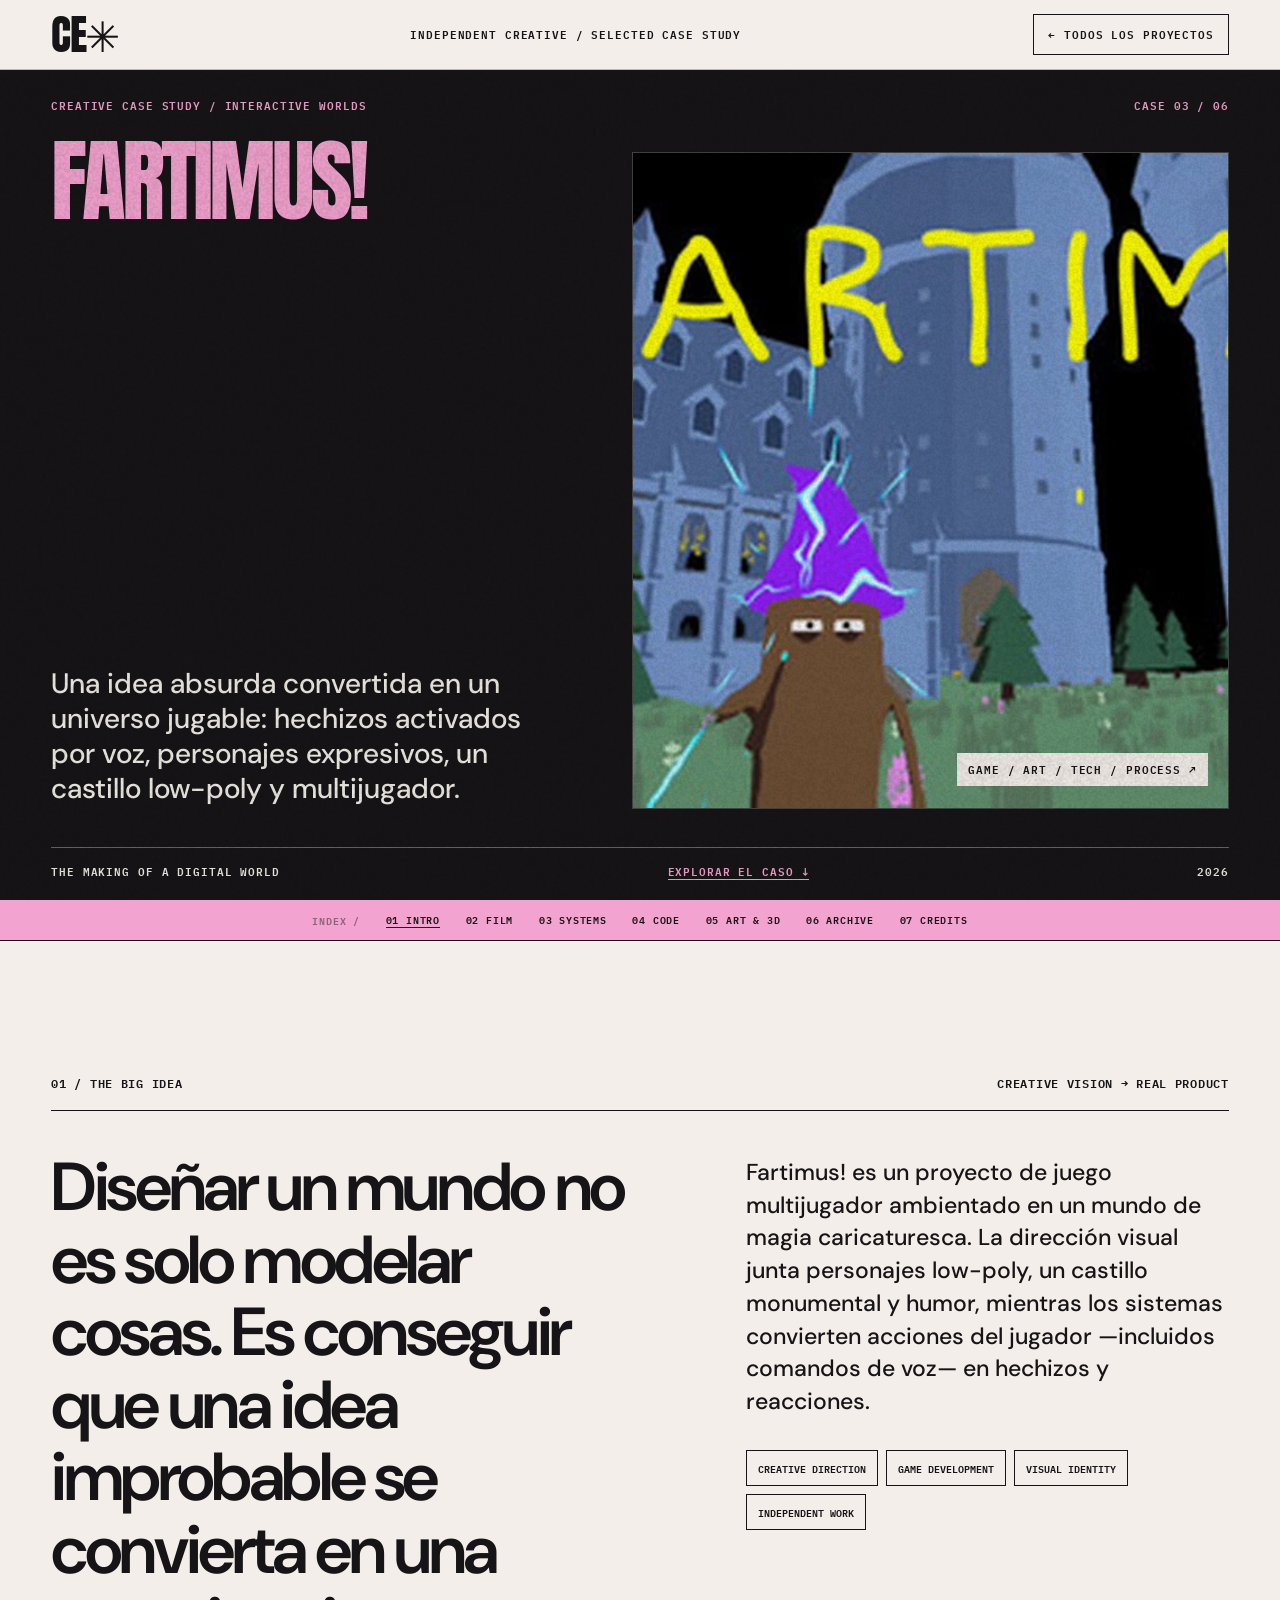
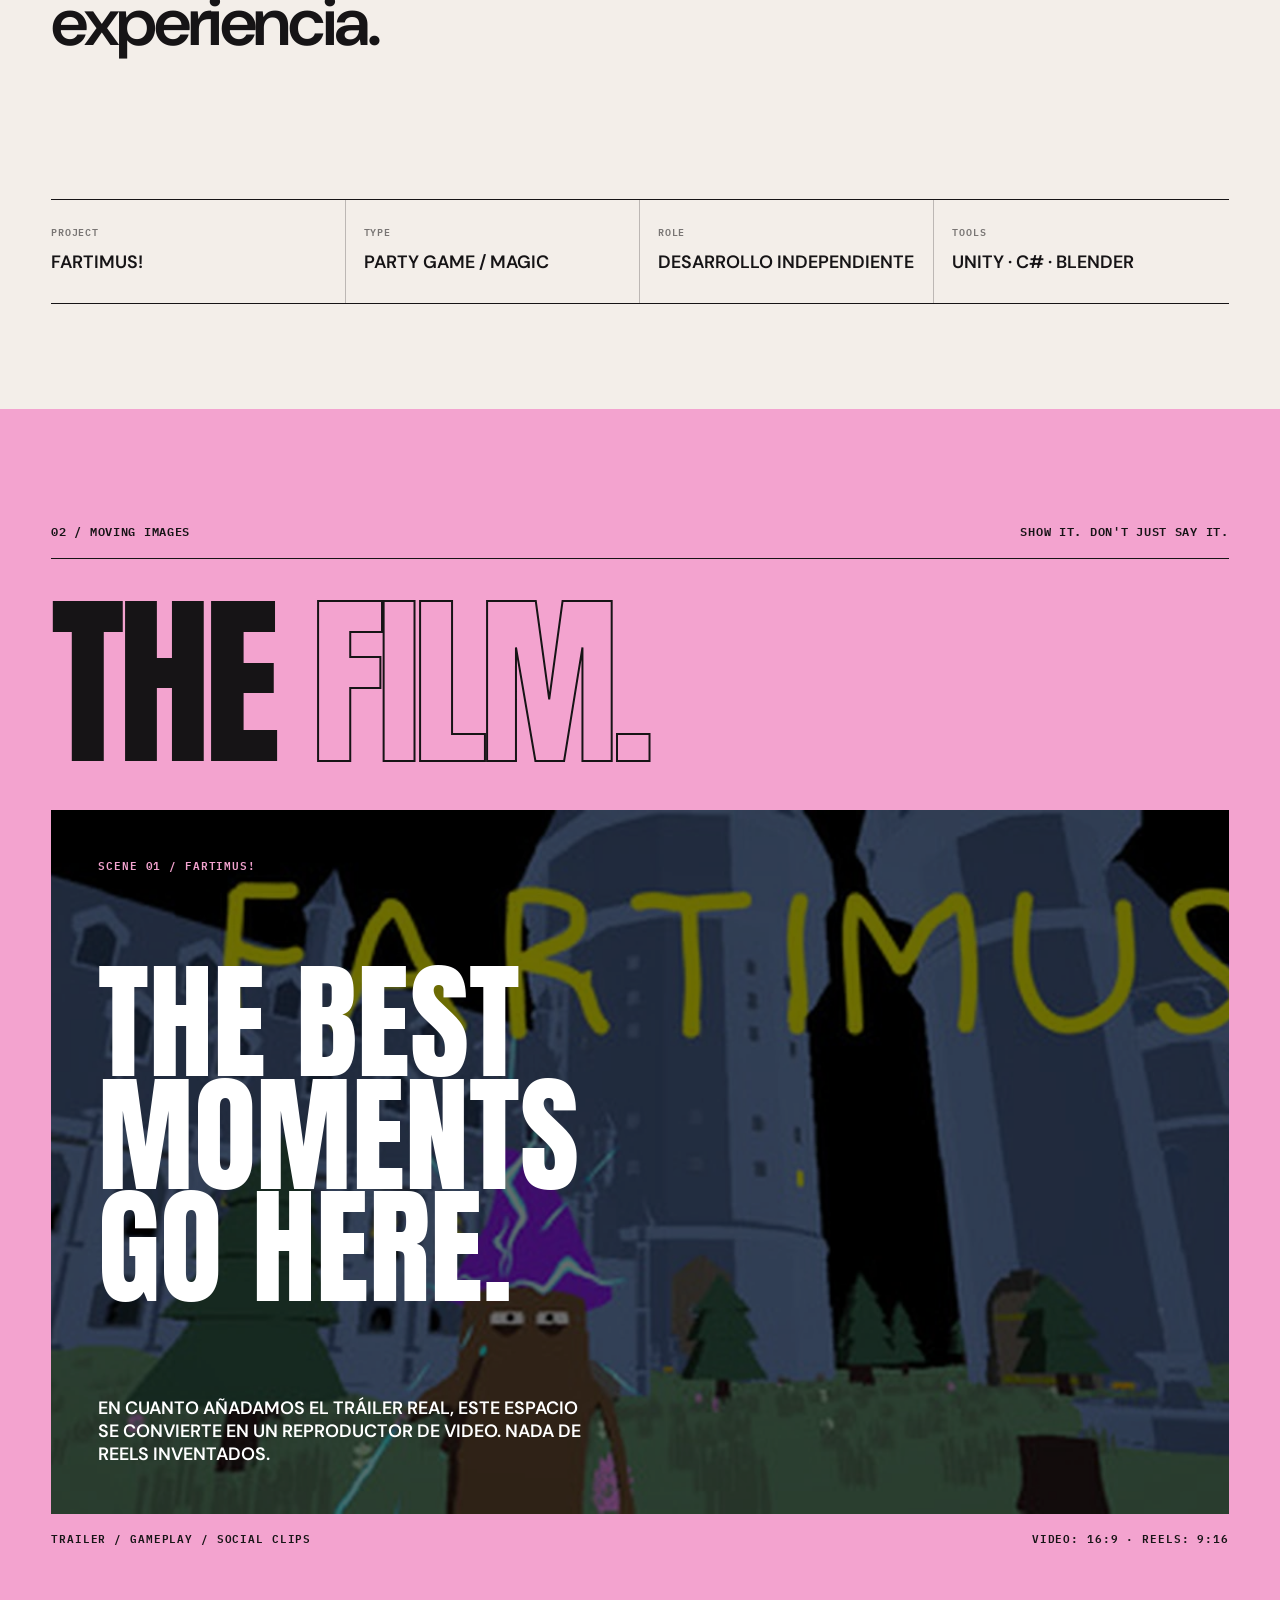
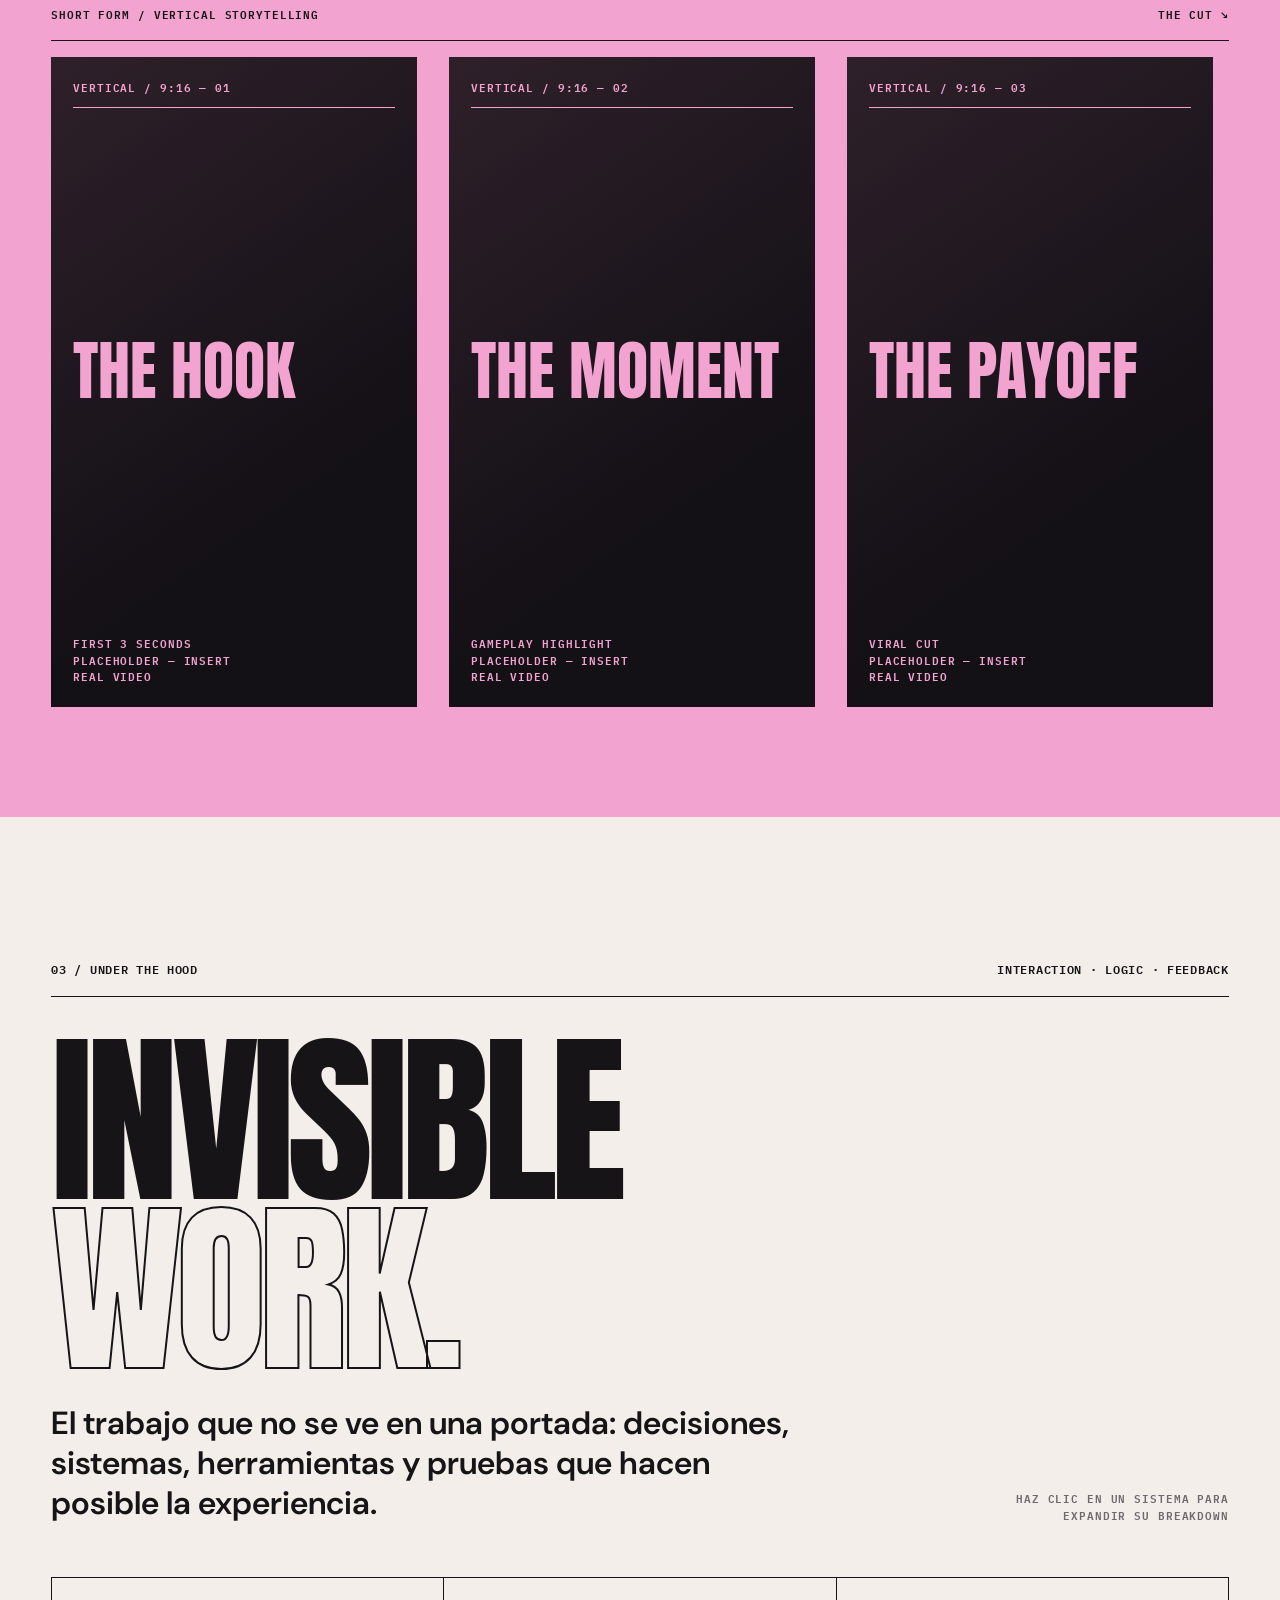
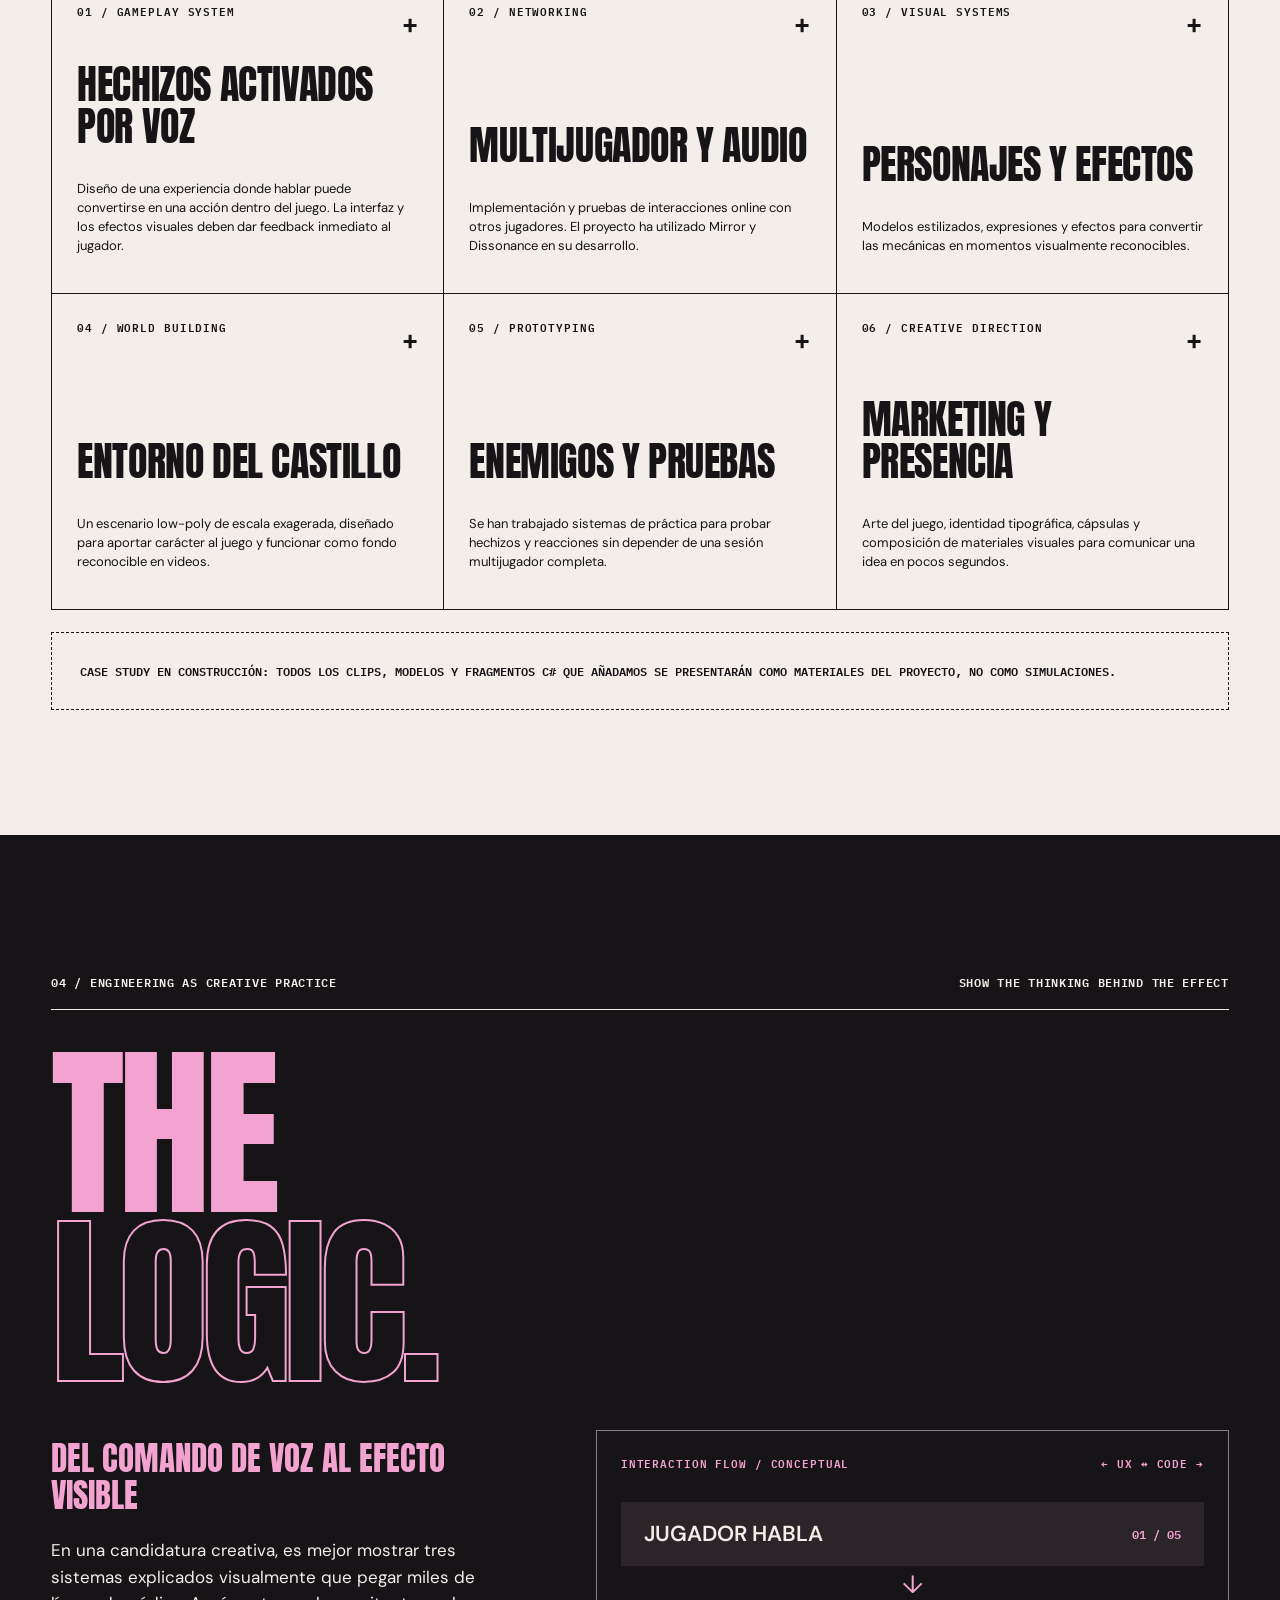
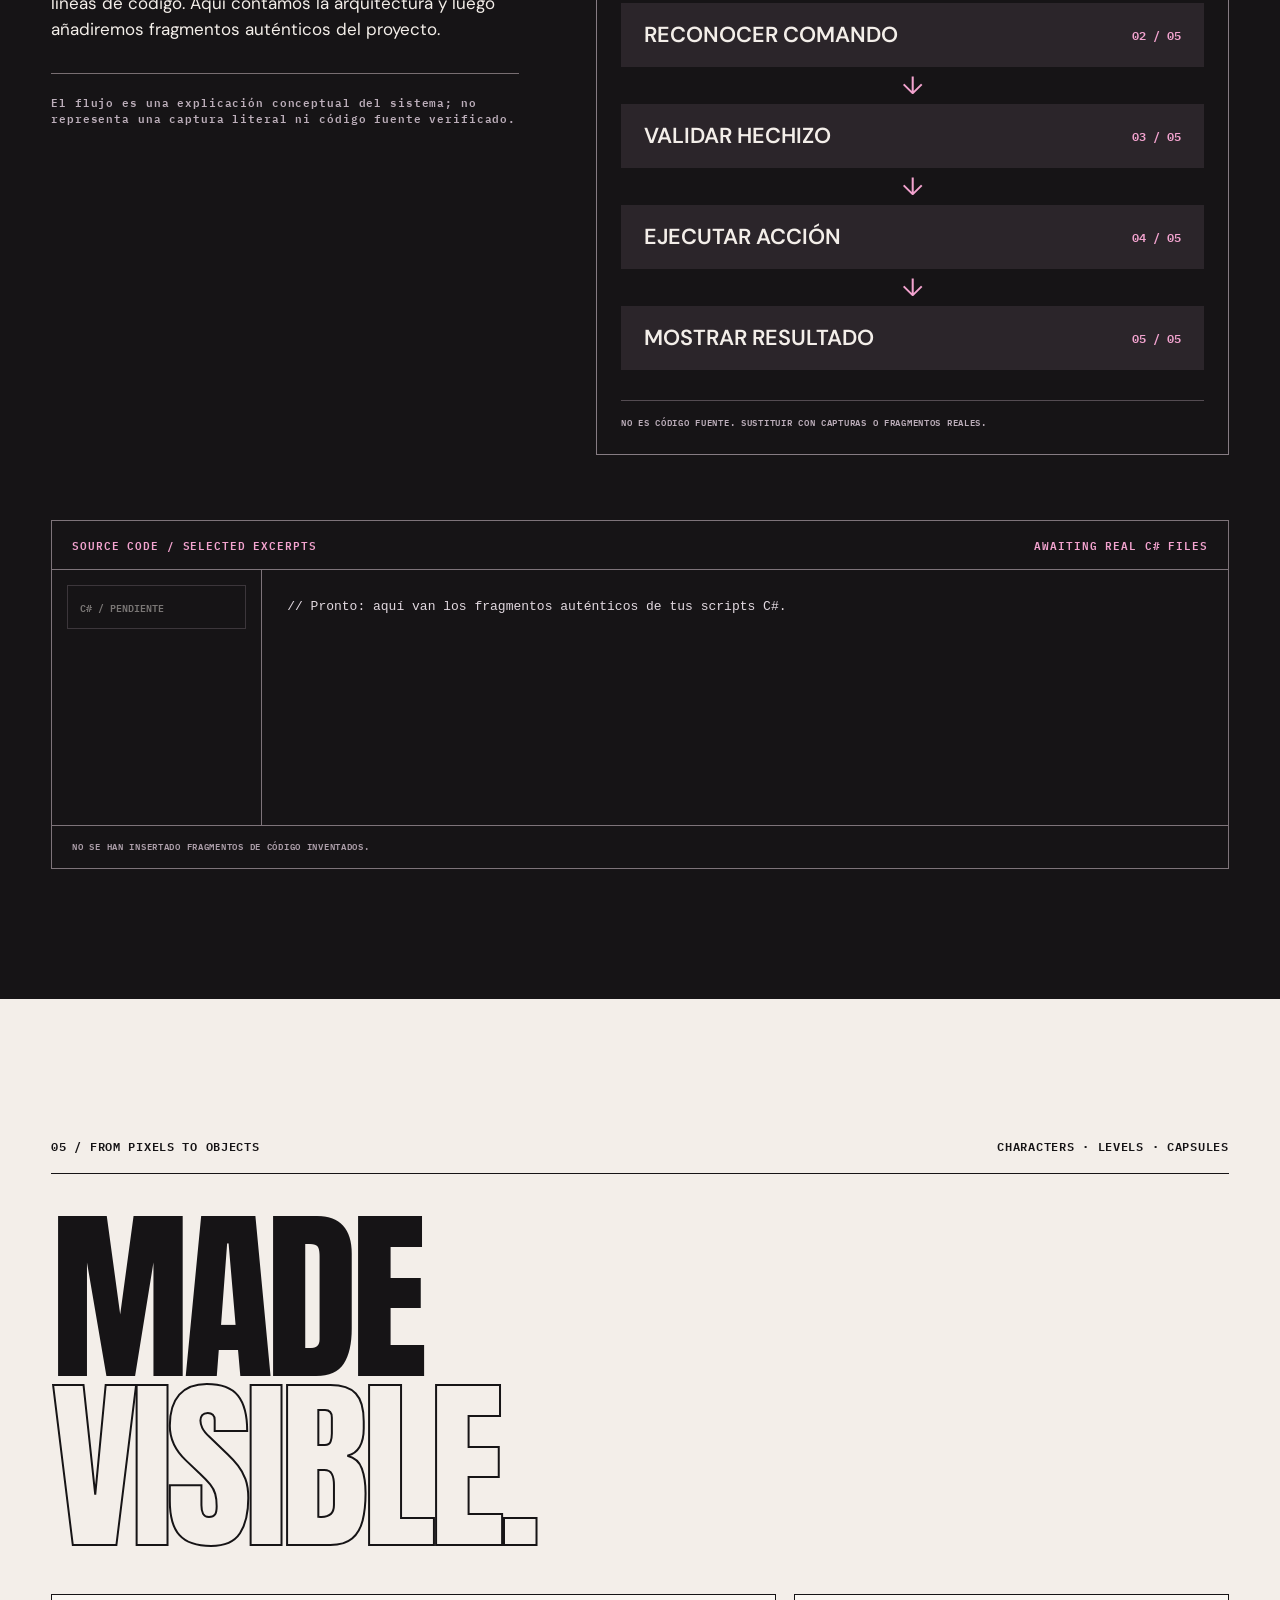
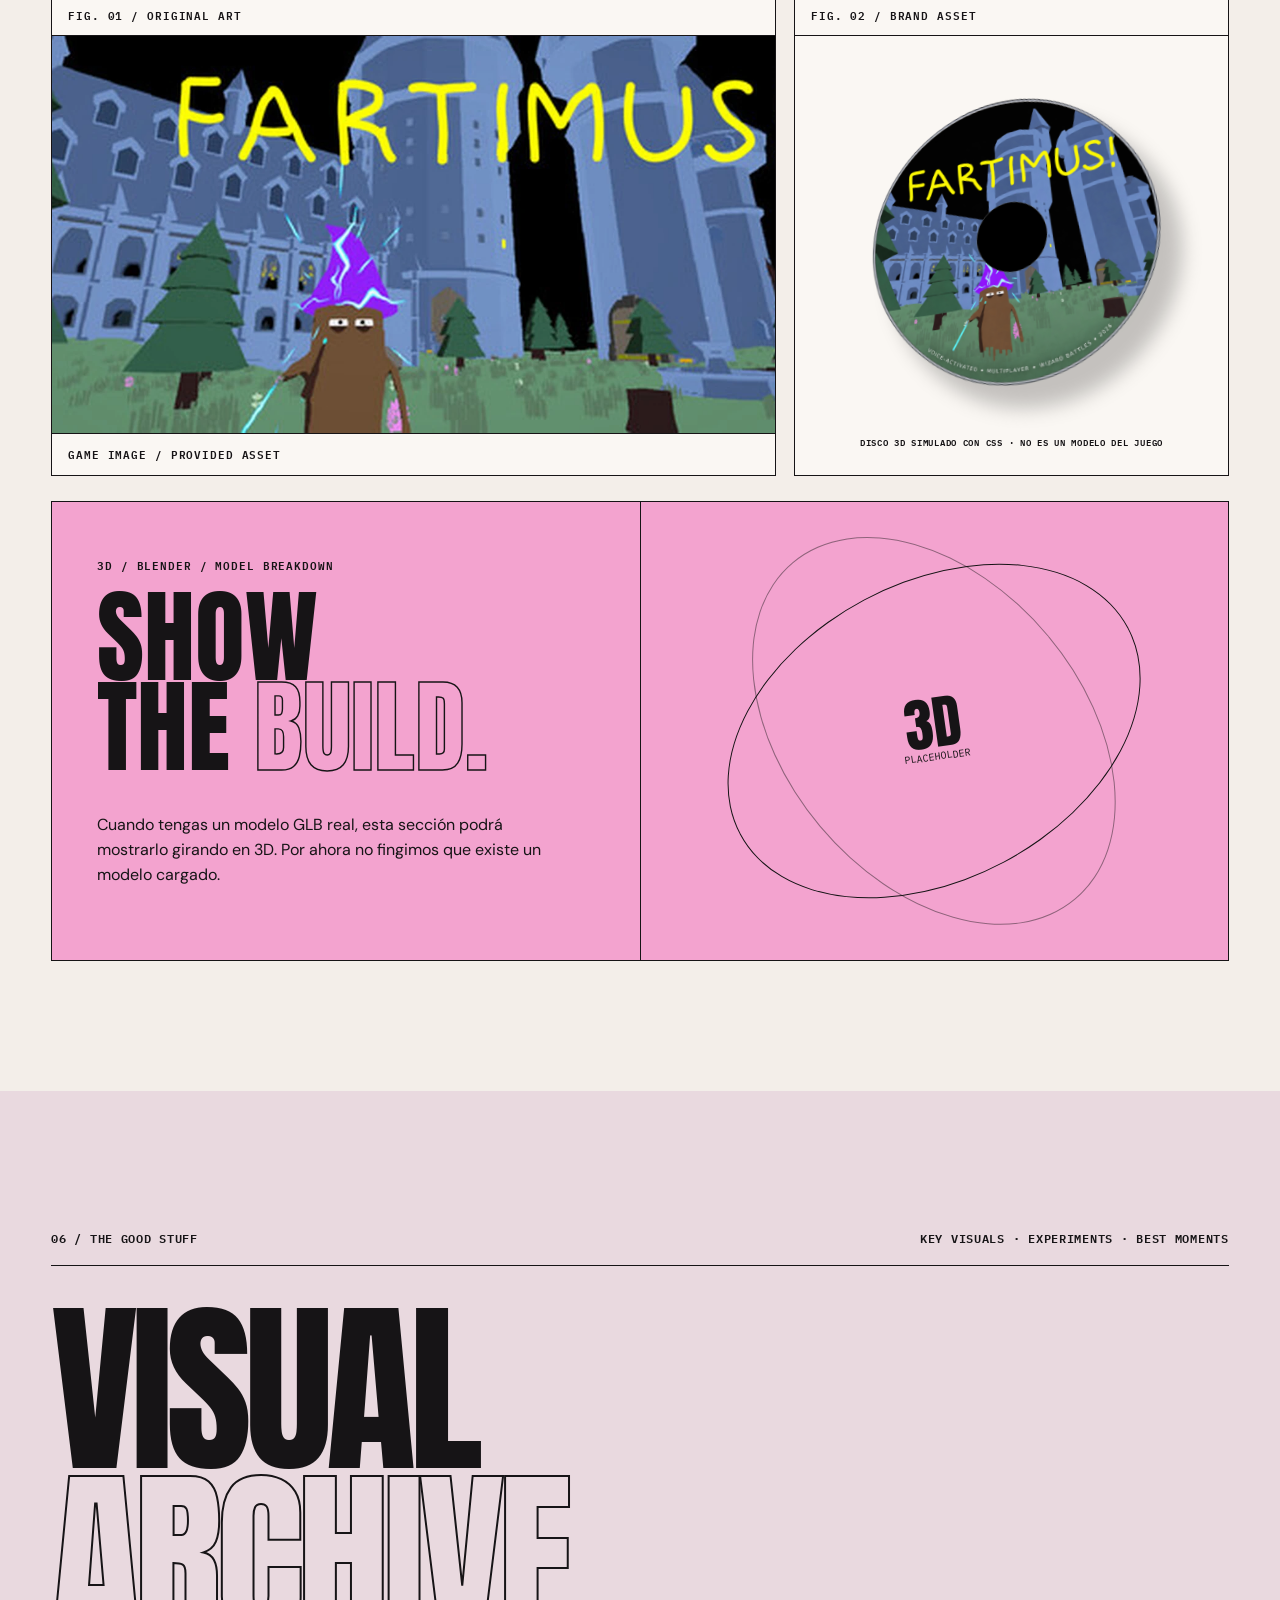
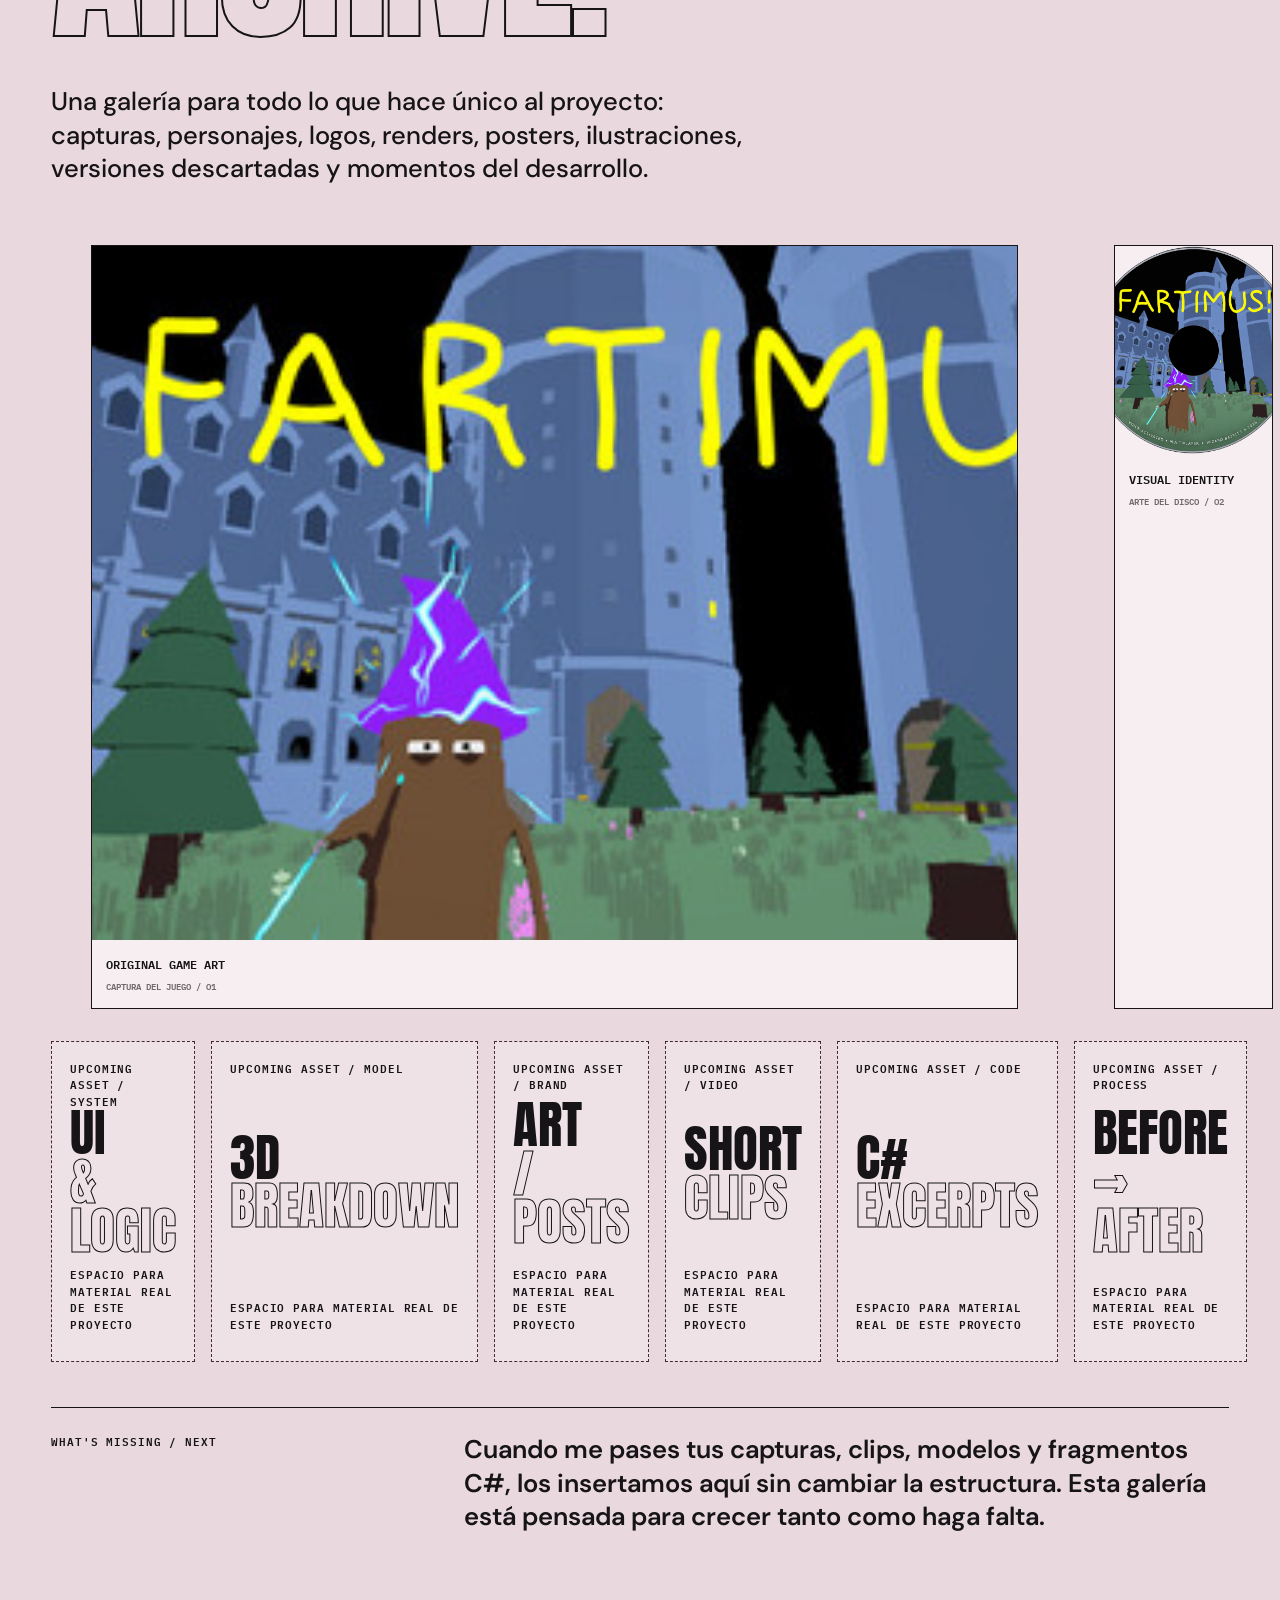
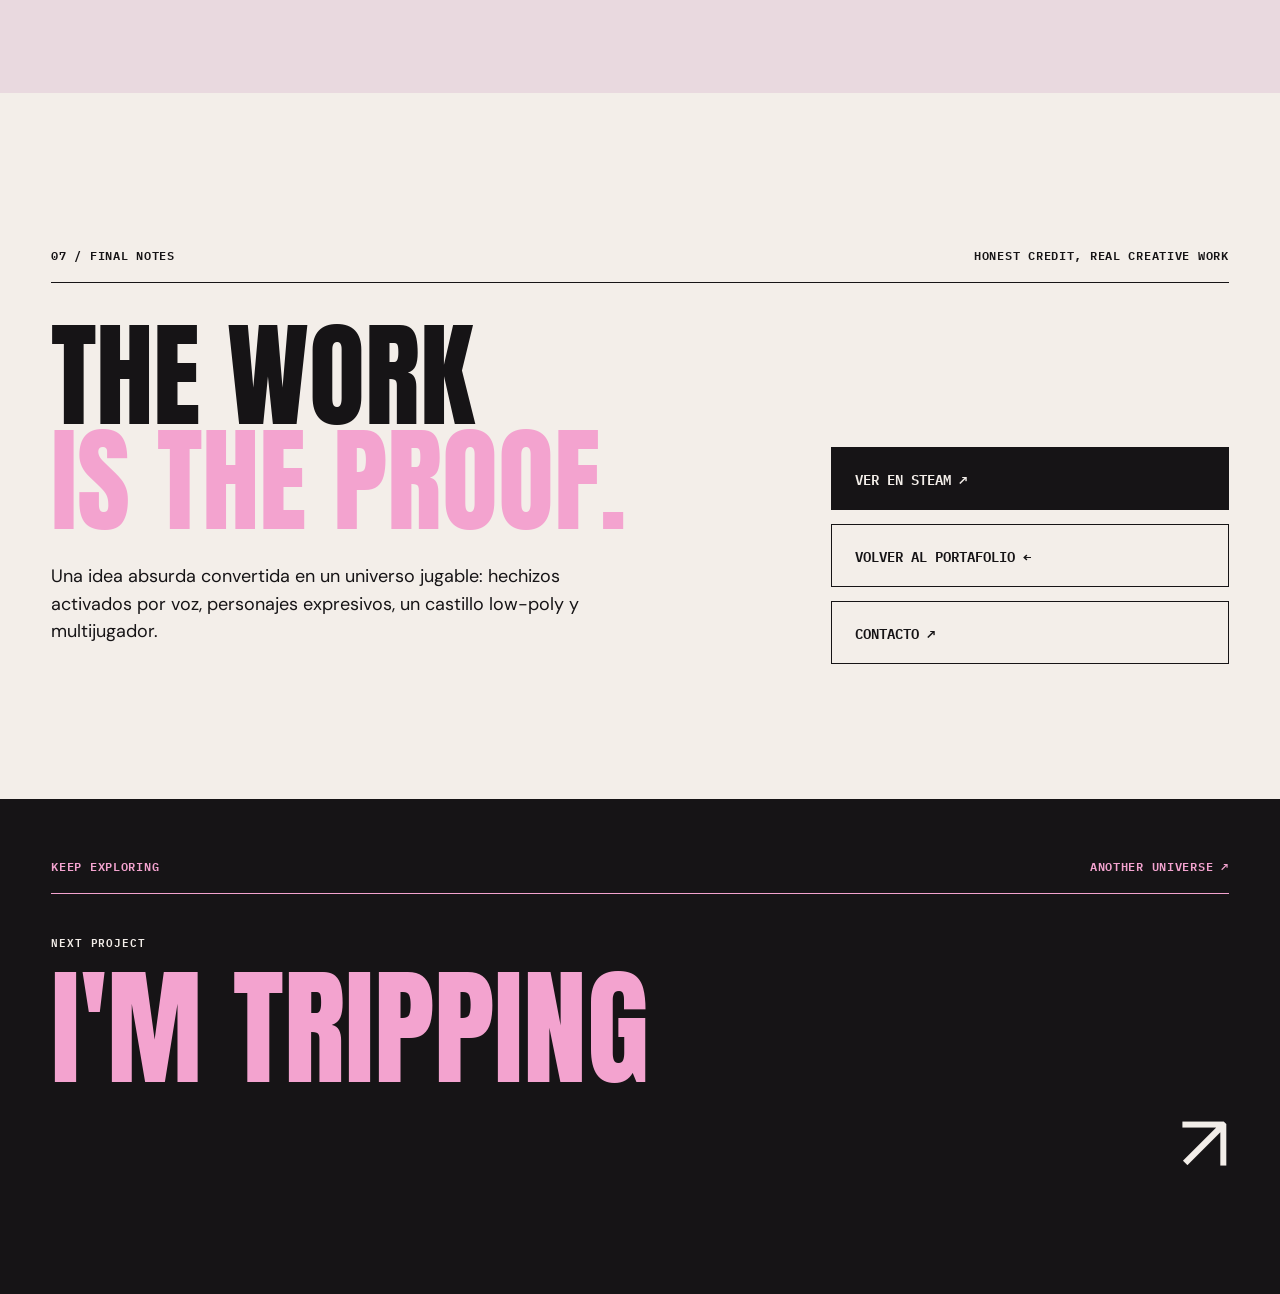
<file: case-study.html>
<!doctype html>
<html lang="es">
<head>
  <meta charset="utf-8" />
  <meta name="viewport" content="width=device-width,initial-scale=1" />
  <meta name="theme-color" content="#161417" />
  <meta name="description" content="Carlos Elizondo — historia visual y técnica detrás de un proyecto independiente." />
  <title>Case Study — Carlos Elizondo</title>
  <link rel="icon" type="image/svg+xml" href="assets/favicon.svg" />
  <link rel="preconnect" href="https://fonts.googleapis.com" />
  <link rel="preconnect" href="https://fonts.gstatic.com" crossorigin />
  <link href="https://fonts.googleapis.com/css2?family=Anton&family=DM+Sans:wght@400;500;600;700;800&family=IBM+Plex+Mono:wght@400;500;600;700&display=swap" rel="stylesheet" />
  <link rel="stylesheet" href="case-study.css" />
  <script src="case-data.js" defer></script>
  <script src="case-study.js" defer></script>
</head>
<body>
  <div class="grain" aria-hidden="true"></div>
  <div class="read-progress" id="read-progress" aria-hidden="true"></div>
  <header class="case-nav">
    <a class="ce-brand" href="index.html#work" aria-label="Volver al portafolio de Carlos Elizondo">CE✳</a>
    <span class="nav-center mono">INDEPENDENT CREATIVE / SELECTED CASE STUDY</span>
    <a class="nav-back mono" href="index.html#games">← TODOS LOS PROYECTOS</a>
  </header>

  <main id="main">
    <section class="case-hero" id="top">
      <div class="hero-top mono"><span id="hero-eyebrow">A LOOK INSIDE THE WORK</span><span id="hero-number">CASE 00 / 06</span></div>
      <div class="hero-core"><div class="hero-title-wrap"><h1 id="hero-title">LOADING...</h1><p class="hero-pitch" id="hero-pitch"></p></div><div class="hero-image-frame"><img id="hero-image" src="assets/games/fartimus.webp" alt="Arte del videojuego" /><span class="image-stamp mono">GAME / ART / TECH / PROCESS ↗</span></div></div>
      <div class="hero-footer mono"><span>THE MAKING OF A DIGITAL WORLD</span><a href="#overview">EXPLORAR EL CASO ↓</a><span id="hero-year">2026</span></div>
    </section>

    <nav class="chapter-nav mono" aria-label="Capítulos del caso de estudio"><span>INDEX /</span><a href="#overview">01 INTRO</a><a href="#film">02 FILM</a><a href="#systems">03 SYSTEMS</a><a href="#code">04 CODE</a><a href="#art">05 ART & 3D</a><a href="#archive">06 ARCHIVE</a><a href="#credits">07 CREDITS</a></nav>

    <section class="overview section-shell" id="overview"><div class="chapter-meta mono"><span>01 / THE BIG IDEA</span><span>CREATIVE VISION → REAL PRODUCT</span></div>
      <div class="overview-body"><h2 id="overview-quote"></h2><div class="overview-description"><p id="overview-text"></p><div class="tags" id="overview-tags"></div></div></div>
      <div class="overview-facts"><div><span class="mono">PROJECT</span><strong id="fact-project"></strong></div><div><span class="mono">TYPE</span><strong id="fact-type"></strong></div><div><span class="mono">ROLE</span><strong id="fact-role"></strong></div><div><span class="mono">TOOLS</span><strong id="fact-tools"></strong></div></div>
    </section>

    <section class="film-block" id="film"><div class="section-shell"><div class="chapter-meta mono"><span>02 / MOVING IMAGES</span><span>SHOW IT. DON'T JUST SAY IT.</span></div><h2 class="mega-heading">THE <span>FILM.</span></h2><div id="film-output" class="film-output"></div><div class="film-under mono"><span>TRAILER / GAMEPLAY / SOCIAL CLIPS</span><span>VIDEO: 16:9 · REELS: 9:16</span></div><div class="clips-heading mono"><span>SHORT FORM / VERTICAL STORYTELLING</span><span>THE CUT ↘</span></div><div class="clips-strip" id="clips-strip"></div></div></section>

    <section class="systems section-shell" id="systems"><div class="chapter-meta mono"><span>03 / UNDER THE HOOD</span><span>INTERACTION · LOGIC · FEEDBACK</span></div><h2 class="mega-heading">INVISIBLE<br><span>WORK.</span></h2><div class="section-lead"><p>El trabajo que no se ve en una portada: decisiones, sistemas, herramientas y pruebas que hacen posible la experiencia.</p><small class="mono">HAZ CLIC EN UN SISTEMA PARA EXPANDIR SU BREAKDOWN</small></div><div class="systems-grid" id="systems-grid"></div></section>

    <section class="code-section" id="code"><div class="section-shell"><div class="chapter-meta mono"><span>04 / ENGINEERING AS CREATIVE PRACTICE</span><span>SHOW THE THINKING BEHIND THE EFFECT</span></div><h2 class="mega-heading">THE<br><span>LOGIC.</span></h2><div class="code-layout"><div class="code-description"><h3 id="code-title">DEL INPUT AL RESULTADO</h3><p>En una candidatura creativa, es mejor mostrar tres sistemas explicados visualmente que pegar miles de líneas de código. Aquí contamos la arquitectura y luego añadiremos fragmentos auténticos del proyecto.</p><p class="mono code-honesty" id="code-note"></p></div><div class="diagram"><div class="diagram-header mono"><span>INTERACTION FLOW / CONCEPTUAL</span><span>← UX ↔ CODE →</span></div><div class="flow-chain" id="flow-chain"></div><div class="diagram-footer mono">NO ES CÓDIGO FUENTE. SUSTITUIR CON CAPTURAS O FRAGMENTOS REALES.</div></div></div><div class="source-panel"><div class="source-panel-head mono"><span>SOURCE CODE / SELECTED EXCERPTS</span><span id="source-status">AWAITING REAL C# FILES</span></div><div class="source-panel-body"><div class="source-tabs" id="source-tabs"></div><pre><code id="source-code">// Pronto: aquí van los fragmentos auténticos de tus scripts C#.</code></pre></div><p class="source-honesty mono" id="source-honesty">NO SE HAN INSERTADO FRAGMENTOS DE CÓDIGO INVENTADOS.</p></div></div></section>

    <section class="art-section section-shell" id="art"><div class="chapter-meta mono"><span>05 / FROM PIXELS TO OBJECTS</span><span>CHARACTERS · LEVELS · CAPSULES</span></div><h2 class="mega-heading">MADE<br><span>VISIBLE.</span></h2><div class="art-grid"><div class="art-still"><div class="art-still-top mono">FIG. 01 / ORIGINAL ART</div><img id="art-still" src="assets/games/fartimus.webp" alt="Imagen original del juego"/><div class="art-still-caption mono">GAME IMAGE / PROVIDED ASSET</div></div><div class="art-disc" id="art-disc-box"><div class="art-still-top mono">FIG. 02 / BRAND ASSET</div><div id="disc-container" class="disc-container"></div><p class="mono">DISCO 3D SIMULADO CON CSS · NO ES UN MODELO DEL JUEGO</p></div></div>
      <div class="model-preview"><div class="model-info"><span class="mono">3D / BLENDER / MODEL BREAKDOWN</span><h3>SHOW<br>THE <em>BUILD.</em></h3><p id="model-message">Cuando tengas un modelo GLB real, esta sección podrá mostrarlo girando en 3D. Por ahora no fingimos que existe un modelo cargado.</p></div><div class="model-stage" id="model-stage"><div class="orbit orbit-one"></div><div class="orbit orbit-two"></div><div class="model-center">3D<span>PLACEHOLDER</span></div></div></div>
    </section>

    <section class="archive-section" id="archive"><div class="section-shell"><div class="chapter-meta mono"><span>06 / THE GOOD STUFF</span><span>KEY VISUALS · EXPERIMENTS · BEST MOMENTS</span></div><h2 class="mega-heading">VISUAL<br><span>ARCHIVE.</span></h2><p class="archive-deck">Una galería para todo lo que hace único al proyecto: capturas, personajes, logos, renders, posters, ilustraciones, versiones descartadas y momentos del desarrollo.</p><div class="gallery" id="gallery"></div>
      <div class="collection-note"><span class="note-number mono">WHAT'S MISSING / NEXT</span><p>Cuando me pases tus capturas, clips, modelos y fragmentos C#, los insertamos aquí sin cambiar la estructura. Esta galería está pensada para crecer tanto como haga falta.</p></div></div></section>

    <section class="credits section-shell" id="credits"><div class="chapter-meta mono"><span>07 / FINAL NOTES</span><span>HONEST CREDIT, REAL CREATIVE WORK</span></div><div class="credits-grid"><div><h2>THE WORK<br><em>IS THE PROOF.</em></h2><p id="final-pitch"></p></div><div class="credits-actions"><a id="steam-button" href="#" target="_blank" rel="noopener noreferrer" class="filled-link">VER EN STEAM ↗</a><a href="index.html#games" class="outline-link">VOLVER AL PORTAFOLIO ←</a><a href="mailto:celizondoc99@gmail.com" class="outline-link">CONTACTO ↗</a></div></div></section>
    <section class="next-project"><div class="section-shell"><div class="chapter-meta mono"><span>KEEP EXPLORING</span><span>ANOTHER UNIVERSE ↗</span></div><a id="next-link" class="next-link" href="case-study.html?project=chess"><span class="mono">NEXT PROJECT</span><span id="next-title">THIS IS NOT CHESS</span><span aria-hidden="true">↗</span></a></div></section>
  </main>
  <dialog id="lightbox" class="lightbox" aria-label="Ver imagen ampliada"><button type="button" id="lightbox-close" aria-label="Cerrar imagen">✕ CERRAR</button><img id="lightbox-image" alt="Imagen ampliada"/><p class="mono" id="lightbox-caption"></p></dialog>
</body>
</html>
</file>
<file: styles.css>
:root{--ink:#181317;--night:#161317;--paper:#f6f1eb;--white:#fffdfa;--pink:#f4a2c1;--hot:#f58dbe;--acid:#dfff65;--line:rgba(24,19,23,.23);--mono:'IBM Plex Mono','Courier New',monospace;--body:'DM Sans',Arial,sans-serif;--display:'Anton','Impact','Arial Narrow',sans-serif}
*,*::before,*::after{box-sizing:border-box}html{scroll-behavior:smooth;scroll-padding-top:80px;background:var(--paper)}body{margin:0;color:var(--ink);background:var(--paper);font-family:var(--body);-webkit-font-smoothing:antialiased;overflow-x:hidden}button,input{font:inherit}button,a{-webkit-tap-highlight-color:transparent}button{cursor:pointer}a{color:inherit}img{max-width:100%;display:block}.mono{font-family:var(--mono);font-size:10px;line-height:1.4;letter-spacing:.035em}.grain{position:fixed;inset:0;z-index:100;pointer-events:none;opacity:.14;background:url('assets/noise.png') repeat;background-size:160px 160px;mix-blend-mode:multiply}.progress-line{position:fixed;z-index:105;top:0;left:0;width:0;height:3px;background:var(--hot);pointer-events:none}.site-nav{position:fixed;z-index:99;top:0;left:0;width:100%;height:74px;display:flex;align-items:center;gap:28px;padding:0 clamp(20px,3.1vw,58px);background:rgba(246,241,235,.96);color:var(--ink);border-bottom:1px solid rgba(24,19,23,.12);backdrop-filter:blur(16px);-webkit-backdrop-filter:blur(16px);transition:transform .5s ease,opacity .4s ease}.site-nav.is-intro{transform:translateY(-110%);opacity:0;pointer-events:none}.nav-brand{text-decoration:none;font-family:var(--display);font-size:38px;line-height:1;letter-spacing:-.02em}.brand-mark{font-family:var(--body);font-size:16px;margin-left:5px;color:#b9588b;vertical-align:top}.nav-status{margin:auto;font:500 10px var(--mono);white-space:nowrap;letter-spacing:.05em}.status-dot{display:inline-block;width:7px;height:7px;background:#b7be61;box-shadow:0 0 0 3px rgba(183,190,97,.17);border-radius:50%;margin-right:10px;vertical-align:middle}.nav-links{display:flex;align-items:center;gap:clamp(14px,2.3vw,42px)}.nav-links a{text-decoration:none;font:700 10px var(--mono);white-space:nowrap;transition:opacity .2s}.nav-links a:hover{opacity:.52}.nav-links .nav-cta{background:var(--ink);color:#fff;padding:13px 17px}.nav-toggle{display:none;background:transparent;border:1px solid var(--ink);font:700 11px var(--mono);padding:10px 12px}.nav-toggle span{margin-left:10px}
/* Intro: handwriting is SCRUBBED by scrolling. */
.signature-scroll{height:290svh;position:relative;isolation:isolate}.signature-sticky{position:sticky;top:0;height:100svh;min-height:440px;background:#fff;display:flex;align-items:center;justify-content:center;overflow:hidden}.signature-shell{width:100%;display:grid;place-items:center;will-change:opacity}.signature-art{width:min(1100px,88vw);max-height:64svh;overflow:visible;transform:translateY(-8px)}.ink-path{fill:none;stroke:var(--ink);stroke-width:7.4;stroke-linecap:round;stroke-linejoin:round;vector-effect:non-scaling-stroke;stroke-dasharray:0 100000;opacity:0}.ink-path.thin{stroke-width:3.7}.ink-path.bold{stroke-width:9}.pen-dot{fill:var(--ink);opacity:0}.signature-topnote,.signature-bottomnote{position:absolute;left:clamp(18px,3.6vw,60px);right:clamp(18px,3.6vw,60px);display:flex;justify-content:space-between;align-items:center}.signature-topnote{top:34px;color:#4d474b}.signature-bottomnote{bottom:35px;letter-spacing:.11em}.skip-intro{position:absolute;right:clamp(18px,3.6vw,60px);bottom:75px;border:1px solid var(--ink);padding:12px 18px;background:#fff;color:var(--ink);transition:background .2s,color .2s}.skip-intro:hover{background:var(--ink);color:#fff}
/* Hero */
.hero{background:var(--ink);color:var(--paper);min-height:calc(100svh - 50px);padding:110px clamp(22px,4.3vw,80px) 0;overflow:hidden;position:relative}.hero-topline{display:flex;justify-content:space-between;gap:20px;border-top:1px solid rgba(255,255,255,.36);padding-top:17px;color:#b2aab0}.hero-grid{display:grid;grid-template-columns:minmax(0,1.17fr) minmax(300px,.83fr);gap:clamp(25px,4vw,65px);margin-top:60px}.hero-headline{position:relative;z-index:2}.overline{font:600 clamp(11px,1vw,15px) var(--mono);letter-spacing:.1em}.asterisk{font-size:30px;color:var(--hot);vertical-align:middle;margin-right:8px}.display-title{font:400 clamp(90px,13.9vw,265px)/.80 var(--display);letter-spacing:-.045em;margin:30px -31% 45px 0;position:relative;z-index:3;pointer-events:none}.display-title span{display:block;color:var(--pink)}.hero-declaration{margin:5px 0 0;font:400 clamp(30px,4.6vw,90px)/.98 var(--display);letter-spacing:.008em}.hero-declaration em{font-style:normal;color:var(--acid)}.outline-word{-webkit-text-stroke:1.5px var(--paper);color:transparent}.hero-bottom{display:flex;align-items:end;justify-content:space-between;gap:20px;padding:40px 0 65px;max-width:580px}.hero-bottom p{max-width:340px;font-size:clamp(13px,1.25vw,17px);line-height:1.5;margin:0;color:#cbc0c9}.circle-link{width:70px;height:70px;flex-shrink:0;display:grid;place-items:center;border:1px solid var(--paper);border-radius:100%;font-size:34px;text-decoration:none;transition:background .25s,color .25s,transform .25s}.circle-link:hover{background:var(--pink);color:var(--ink);transform:rotate(-45deg)}.hero-photo{height:min(72vw,840px);min-height:520px;max-height:820px;position:relative;margin-top:0;border:10px solid var(--pink);border-bottom-width:0;background:var(--pink);overflow:hidden}.hero-photo:after{content:'';position:absolute;inset:0;background:linear-gradient(180deg,transparent 67%,rgba(20,12,20,.55));pointer-events:none}.hero-photo>img{width:100%;height:100%;object-fit:cover;object-position:center 26%;filter:contrast(1.1)}.portrait-sticker{position:absolute;z-index:2;bottom:65px;left:-10px;background:var(--acid);color:var(--ink);padding:19px;transform:rotate(-7deg);line-height:1.7}.portrait-sticker strong{font-weight:700}.hero-photo-caption{position:absolute;z-index:2;bottom:15px;right:18px;text-align:right;color:#fff}.hero-bottom-bar{border-top:1px solid rgba(255,255,255,.3);display:flex;justify-content:space-between;gap:16px;padding:18px 0;white-space:nowrap;overflow:hidden;color:#c4bcc0}
/* Numbers */
.proof-band{padding:29px clamp(22px,4.3vw,80px) 26px;background:var(--pink);color:var(--ink)}.proof-heading{display:flex;justify-content:space-between;padding-bottom:15px;border-bottom:1px solid rgba(24,19,23,.6)}.proof-grid{display:grid;grid-template-columns:repeat(4,1fr)}.proof-item{padding:25px 20px 15px 0;border-right:1px solid rgba(24,19,23,.32);min-width:0}.proof-item:not(:first-child){padding-left:25px}.proof-number{font:400 clamp(70px,10vw,175px)/.88 var(--display);letter-spacing:-.03em;white-space:nowrap}.proof-number span{color:#fffefa;font-size:.65em;vertical-align:top}.proof-item p{font-weight:800;font-size:12px;line-height:1.4;margin:12px 0 0}.proof-item small{display:block;font:400 10px var(--mono);margin-top:7px}.proof-final{display:flex;flex-direction:column;justify-content:space-between}.proof-star{font-size:clamp(65px,9vw,135px);line-height:1}.proof-footnote{font-size:9px;margin:20px 0 0;opacity:.72}
/* Shared */
.section-pad{padding:clamp(85px,11vw,180px) clamp(22px,4.3vw,80px)}.section-index{display:inline-block;border-top:1px solid var(--ink);padding-top:11px;letter-spacing:.09em}.section-title{font:400 clamp(88px,14vw,280px)/.92 var(--display);letter-spacing:-.045em;margin:38px 0 25px;position:relative}.section-title i{font-style:normal;color:var(--hot)}.section-spark{position:absolute;top:-20px;font:400 .32em var(--body);color:var(--ink);vertical-align:top;margin-left:2vw}.section-description{display:flex;justify-content:space-between;gap:40px;align-items:end;border-top:1px solid var(--line);padding:18px 0 45px}.section-description p:first-child{max-width:650px;font-size:clamp(18px,2.3vw,31px);line-height:1.28;letter-spacing:-.045em;margin:0}.section-note{white-space:nowrap}.reveal{opacity:1;transition:transform .8s cubic-bezier(.16,1,.3,1),opacity .8s ease}.js-loaded .reveal:not(.is-visible){transform:translateY(45px);opacity:0}
/* Projects */
.work{background:var(--paper)}.filter-bar{display:flex;flex-wrap:wrap;gap:10px;margin:0 0 32px}.filter{background:transparent;border:1px solid var(--ink);border-radius:0;color:var(--ink);font:700 10px var(--mono);letter-spacing:.03em;padding:13px 19px;transition:background .2s,color .2s}.filter:hover,.filter.active{background:var(--ink);color:var(--paper)}.filter sup{font-size:8px;top:-.15em;position:relative}.work-grid{display:grid;grid-template-columns:repeat(2,minmax(0,1fr));gap:56px 22px;align-items:start}.work-card{min-width:0}.work-card.wide{grid-column:span 2}.work-card.is-hidden{display:none}.case-click{display:block;text-align:left;width:100%;background:none;border:0;padding:0;color:inherit}.case-visual{position:relative;overflow:hidden;isolation:isolate;aspect-ratio:1.13/1;transition:filter .3s}.wide .case-visual{aspect-ratio:2.13/1}.case-issue{position:absolute;z-index:5;left:23px;top:22px;padding:10px 11px;background:var(--paper);color:var(--ink);font-size:10px;line-height:1}.case-arrow{position:absolute;z-index:6;right:19px;bottom:17px;width:51px;height:51px;display:grid;place-items:center;background:var(--paper);color:var(--ink);font-size:32px;line-height:1;border-radius:100%;transition:transform .3s,background .3s}.case-click:hover .case-arrow{transform:rotate(45deg);background:var(--acid)}.case-click:hover .case-visual{filter:saturate(1.1)}.case-meta{padding:17px 0;border-top:1px solid var(--ink);display:flex;gap:15px;justify-content:space-between;align-items:baseline}.case-meta strong{display:block;font:400 clamp(25px,3vw,48px)/1.1 var(--display);letter-spacing:-.01em}.case-meta small{display:block;font:500 12px var(--body);margin-top:8px}.case-year{white-space:nowrap}.concept-label{position:absolute;z-index:5;left:20px;bottom:18px;font-size:8px;max-width:calc(100% - 88px);line-height:1.4;color:inherit;background:rgba(255,255,255,.68);padding:4px 7px}.ahlba-art{background:radial-gradient(circle at 70% 43%,#e5eff4 0 2%,#aab9ce 20%,#677984 40%,#26343e 62%,#0f161f 77%);color:white}.ahlba-art:before{content:'';position:absolute;inset:0;background:linear-gradient(90deg,#091019 0%,rgba(9,16,25,.55) 33%,transparent 75%)}.ahlba-logo{position:absolute;z-index:3;left:6%;top:35%;font:500 clamp(90px,15vw,260px)/1 var(--body);letter-spacing:-.12em;color:#fff;transform:scaleY(.9)}.ahlba-logo span{font:500 20px var(--mono);vertical-align:top;letter-spacing:0}.ahlba-eye{position:absolute;right:9%;top:12%;width:clamp(200px,34vw,550px);aspect-ratio:1;border:38px solid rgba(218,237,251,.31);border-radius:100%;background:radial-gradient(circle at 43% 41%,#fbfef5 0 8%,#b8d2dc 9% 12%,#25476b 18% 29%,#6f93aa 30% 42%,#0f1c28 43% 46%,#ccdae2 48% 60%,rgba(200,222,233,.1) 61%);box-shadow:0 0 50px rgba(180,220,240,.22);opacity:.85}.ahlba-iris{position:absolute;inset:35%;background:#07121c;border-radius:50%;box-shadow:0 0 0 14px rgba(18,52,76,.6)}.ahlba-copy{position:absolute;bottom:18%;left:7%;z-index:3;color:#fff;font-size:12px;line-height:1.6;letter-spacing:.16em}.ahlba-art .concept-label{color:var(--ink)}
.social-art{background:#e4ef65;color:#121514}.social-art:before{content:'↖';font:300 23vw var(--body);position:absolute;right:-8%;top:-30%;opacity:.14}.social-big{font:400 clamp(205px,36vw,600px)/.93 var(--display);letter-spacing:-.075em;position:absolute;top:16%;left:3%;transform:rotate(-7deg)}.social-big span{color:#e34b8b;-webkit-text-stroke:3px var(--ink)}.social-notes{position:absolute;bottom:16%;left:6%;font-size:clamp(11px,1.4vw,18px);line-height:1.7;font-weight:700}.social-tape{position:absolute;left:-6%;right:-6%;bottom:4%;width:112%;transform:rotate(-7deg);background:#171317;color:#f1ebdd;padding:13px 0;font:700 13px var(--mono);white-space:nowrap;overflow:hidden}
.image-art{background:#4f4f4f}.image-art img{width:100%;height:100%;object-fit:cover;transition:transform .7s cubic-bezier(.16,1,.3,1)}.case-click:hover .image-art img{transform:scale(1.055)}.chess-art img{object-position:center}.games-art{background:#251728}.game-mosaic{position:absolute;inset:0;display:grid;grid-template-columns:1fr 1fr;grid-template-rows:1fr 1fr;filter:saturate(.75) brightness(.75)}.game-mosaic img{width:100%;height:100%;object-fit:cover}.game-mosaic-over{position:absolute;inset:0;display:flex;flex-direction:column;align-items:center;justify-content:center;text-align:center;color:white;text-shadow:0 2px 20px #151013}.game-mosaic-over strong{font:400 clamp(105px,16vw,290px)/1 var(--display);white-space:nowrap;letter-spacing:-.045em;color:var(--acid)}.game-mosaic-over span{font-weight:700;font-size:clamp(12px,2vw,22px)}.web3-art{background:#b8f88f;color:#101d15}.web3-art:before{content:'';position:absolute;inset:0;background-image:linear-gradient(to right,rgba(15,29,21,.18) 1px,transparent 1px),linear-gradient(to bottom,rgba(15,29,21,.18) 1px,transparent 1px);background-size:36px 36px}.web3-orbit{position:absolute;right:3%;top:8%;width:48%;aspect-ratio:1;display:grid;place-items:center;border:4px solid #15271c;border-radius:100%;transform:rotate(-20deg);box-shadow:0 0 0 22px rgba(22,42,28,.08),0 0 0 46px rgba(22,42,28,.07)}.web3-orbit span{font-size:240px;line-height:1;opacity:.3}.web3-type{position:absolute;z-index:2;left:6%;top:28%;font:400 clamp(70px,10vw,185px)/.92 var(--display);letter-spacing:-.025em}.web3-type span{font:20px var(--mono);vertical-align:top}.web3-footer{position:absolute;left:6%;bottom:14%;font-size:clamp(9px,1vw,14px);font-weight:700}.lab-art{background:#b78cf7;color:#141018}.lab-art:before{content:'';position:absolute;inset:0;background:repeating-radial-gradient(circle at 50% 35%,transparent 0 8%,rgba(20,16,24,.2) 8% 8.3%);opacity:.35}.lab-shape{position:absolute;display:block;aspect-ratio:1;border-radius:50%;border:8px solid var(--acid);width:38%;top:12%;right:4%;transform:rotate(20deg)}.lab-shape.two{width:30%;right:19%;top:24%;border-color:var(--ink)}.lab-shape.three{width:18%;right:9%;top:49%;border-color:#fff}.lab-title{position:absolute;top:27%;left:6%;font:400 clamp(100px,14vw,260px)/.86 var(--display);letter-spacing:-.02em}.lab-title em{font-style:normal;color:#edffbf}.lab-bottom{position:absolute;left:6%;bottom:15%;font-weight:700;font-size:10px}.work-outro{display:flex;justify-content:space-between;padding-top:60px;margin-top:70px;border-top:1px solid var(--line)}
/* Game list: real screenshots */
.game-gallery{background:#17151b;color:var(--paper)}.dark-section-top{display:flex;justify-content:space-between;border-top:1px solid rgba(255,255,255,.28);padding-top:13px}.gallery-heading{display:flex;justify-content:space-between;align-items:end;gap:40px;margin:56px 0 70px}.gallery-heading h2{font:400 clamp(90px,13vw,240px)/.88 var(--display);letter-spacing:-.045em;margin:0}.gallery-heading h2 em{font-style:normal;color:var(--acid)}.gallery-heading p{font-size:clamp(15px,1.35vw,20px);line-height:1.5;max-width:370px;margin:0 0 5px;color:#c9bdcb}.games-list{border-top:1px solid rgba(255,255,255,.28)}.game-row{display:grid;grid-template-columns:44px minmax(115px,220px) 1fr 85px;gap:clamp(14px,3vw,50px);align-items:center;text-decoration:none;padding:16px 4px;border-bottom:1px solid rgba(255,255,255,.28);transition:color .3s,padding .3s,background .3s}.game-row:hover{background:#f09dc4;color:var(--ink);padding-left:20px;padding-right:20px}.game-thumb{width:100%;aspect-ratio:1.85/1;overflow:hidden;background:#444}.game-thumb img{width:100%;height:100%;object-fit:cover;transition:transform .45s}.game-row:hover img{transform:scale(1.06)}.game-copy strong{display:block;font:400 clamp(24px,3.4vw,65px)/1 var(--display);letter-spacing:-.025em}.game-copy small{font:500 10px var(--mono);letter-spacing:.06em;display:block;margin-top:12px;color:#a9a1a9}.game-row:hover .game-copy small{color:var(--ink)}.game-open{font:600 11px var(--mono);white-space:nowrap;text-align:right}.gallery-bottom{display:flex;justify-content:space-between;gap:20px;margin-top:27px;color:#b8b2bb}
/* Archive */
.archive{background:#eeece5}.archive-header{display:grid;grid-template-columns:1fr 1fr;gap:30px;margin-bottom:60px}.archive-header .section-index{grid-column:span 2}.archive-header h2{font:400 clamp(88px,14vw,265px)/.87 var(--display);letter-spacing:-.045em;margin:20px 0}.archive-header h2 span{color:#ee85b2}.archive-header p{align-self:end;max-width:440px;font-size:clamp(16px,1.6vw,23px);line-height:1.4}.archive-grid{display:grid;grid-template-columns:repeat(12,minmax(0,1fr));gap:12px;align-items:stretch;grid-auto-flow:dense}.archive-tile{position:relative;overflow:hidden;min-height:255px;background:#171317}.archive-tile img{width:100%;height:100%;object-fit:cover;transition:transform .6s cubic-bezier(.16,1,.3,1)}.archive-tile:hover img{transform:scale(1.04)}.archive-tile:after{content:'';position:absolute;inset:60% 0 0;background:linear-gradient(transparent,rgba(0,0,0,.62));pointer-events:none}.archive-caption{position:absolute;bottom:14px;left:16px;z-index:2;color:white;background:rgba(0,0,0,.35);padding:5px 7px;font-weight:600}.tile-a{grid-column:span 4;grid-row:span 2;min-height:540px}.tile-a img{object-position:top}.tile-b{grid-column:span 5;min-height:265px}.tile-c{grid-column:span 3;min-height:265px;background:var(--acid);color:var(--ink)}.archive-graphic{width:100%;height:100%;display:grid;place-items:center;padding:25px;font:400 clamp(70px,7vw,145px)/.88 var(--display)}.archive-graphic em{font-style:normal;color:#ef88c1}.tile-c:after,.tile-f:after{display:none}.tile-c .archive-caption,.tile-f .archive-caption{background:#171317}.tile-d{grid-column:span 3;min-height:300px;background:#423e32}.tile-d img{object-fit:contain}.tile-e{grid-column:span 5;min-height:300px}.tile-f{grid-column:span 8;min-height:270px;background:#ef97bd;color:var(--ink)}.tile-g{grid-column:span 4;min-height:270px}.archive-type-statement{padding:25px;height:100%;display:grid;align-items:center;font:400 clamp(75px,9vw,190px)/.85 var(--display);letter-spacing:-.06em}.smiley{color:#fff;margin-left:12px;font:400 90px var(--body)}.archive-disclaimer{font-size:9px;margin:22px 0 0;max-width:850px;line-height:1.7;opacity:.65}
/* Process */
.process{background:var(--pink)}.process-header{display:grid;grid-template-columns:1.2fr .8fr;gap:40px;align-items:end}.process-header .section-index{grid-column:span 2}.process-header h2{font:400 clamp(95px,16vw,310px)/.88 var(--display);letter-spacing:-.04em;margin:40px 0 50px}.process-header h2 em{font-style:normal;color:#fff9f9}.process-header>p{max-width:440px;font-size:clamp(18px,2.1vw,30px);line-height:1.35;letter-spacing:-.03em;margin:0 0 55px}.process-track{display:grid;grid-template-columns:repeat(4,1fr);gap:0;border-top:2px solid var(--ink);border-bottom:2px solid var(--ink)}.process-step{padding:30px 22px 33px;border-right:1px solid rgba(24,19,23,.5);display:flex;flex-direction:column;min-height:410px}.process-step:first-child{padding-left:0}.process-step:last-child{border-right:0}.process-counter{font-weight:700}.process-symbol{font-size:clamp(76px,9vw,170px);height:165px;line-height:1;display:grid;place-items:center}.process-step h3{font:400 clamp(32px,4.1vw,65px)/1 var(--display);margin:12px 0}.process-step p{font-size:15px;line-height:1.5;max-width:270px;margin:0}.process-tool{margin-top:auto;padding-top:20px;font-size:9px;font-weight:700}.process-note{display:flex;justify-content:space-between;gap:40px;border-bottom:1px solid var(--ink);padding:26px 0;font-size:9px;max-width:100%}.process-note span:first-child{max-width:700px}
/* About */
.about{background:#ece5df}.about-top{display:flex;justify-content:space-between;border-top:1px solid var(--ink);padding-top:16px}.about-layout{display:grid;grid-template-columns:1.1fr .9fr;gap:5%;padding:60px 0 100px}.about-statement h2{font:400 clamp(95px,12vw,250px)/.9 var(--display);letter-spacing:-.025em;margin:0 0 45px}.about-statement h2 em{font-style:normal;color:#ed8cbb}.about-statement>p{font-size:clamp(17px,1.7vw,26px);line-height:1.4;max-width:670px;letter-spacing:-.022em}.text-link{display:inline-block;text-decoration:none;border-bottom:2px solid var(--ink);padding:20px 0 10px;font:700 12px var(--mono);margin-top:40px}.text-link:hover{color:#a23670;border-color:#a23670}.about-photo{position:relative;align-self:start;margin-top:6%;height:clamp(530px,53vw,850px);overflow:hidden;background:#111}.about-photo img{width:100%;height:100%;object-fit:cover;object-position:50% 20%;filter:contrast(1.12)}.about-photo-sticker{position:absolute;bottom:30px;right:-20px;transform:rotate(-8deg);padding:17px;background:var(--acid);color:#111;font-weight:700}.timeline{border-top:2px solid var(--ink)}.timeline-label{padding:18px 0 32px;font-weight:700}.timeline-row{display:grid;grid-template-columns:200px 1fr 1fr;align-items:center;gap:20px;padding:24px 0;border-top:1px solid var(--line)}.timeline-row span{font:700 12px var(--mono)}.timeline-row strong{font:400 clamp(22px,2.6vw,40px) var(--display)}.timeline-row p{margin:0;font-size:14px;line-height:1.4;max-width:380px}
/* Footer */
.contact{background:var(--ink);color:var(--paper);padding-bottom:35px;min-height:95svh}.contact-top{display:flex;justify-content:space-between;gap:25px;border-top:1px solid rgba(255,255,255,.4);padding-top:14px}.contact-overline{margin-top:110px;color:var(--acid);font-weight:700}.contact h2{font:400 clamp(100px,15.1vw,295px)/.91 var(--display);letter-spacing:-.045em;margin:27px 0 65px}.contact h2 em{font-style:normal;color:var(--pink)}.contact-period{color:var(--acid)}.contact-actions{display:flex;gap:16px;flex-wrap:wrap}.mail-button,.download-button{display:inline-flex;align-items:center;justify-content:space-between;gap:60px;padding:25px 30px;min-width:280px;text-decoration:none;font:700 12px var(--mono);transition:transform .25s,background .25s,color .25s}.mail-button{background:var(--acid);color:var(--ink)}.download-button{border:1px solid #e3d6e3;color:var(--paper)}.mail-button:hover,.download-button:hover{transform:translateY(-5px)}.download-button:hover{background:var(--paper);color:var(--ink)}.contact-footer{border-top:1px solid rgba(255,255,255,.3);margin-top:150px;padding-top:25px;display:grid;grid-template-columns:1fr auto;gap:30px}.footer-name{font:400 clamp(40px,6vw,95px) var(--display)}.footer-name span{font:12px var(--mono);vertical-align:top;margin-left:8px}.footer-links{display:flex;gap:25px;align-items:start}.footer-links a{text-decoration:none;white-space:nowrap}.footer-links a:hover{color:var(--pink)}.contact-footer>p{grid-column:span 2;color:#99929a}
/* Case dialog */
.case-dialog{position:fixed;inset:0;max-width:none;max-height:none;width:100vw;height:100dvh;padding:0;border:0;background:#f8f2ec;color:var(--ink);overflow-y:auto}.case-dialog::backdrop{background:rgba(0,0,0,.84)}.dialog-inner{width:min(1180px,100%);margin:auto;padding:90px clamp(20px,5vw,70px) 75px}.dialog-close{position:fixed;top:22px;right:25px;z-index:12;background:var(--ink);color:var(--paper);border:0;padding:15px 20px;font-weight:700}.dialog-eyebrow{border-top:1px solid var(--ink);padding-top:20px}.dialog-title{font:400 clamp(70px,11vw,190px)/.93 var(--display);margin:35px 0 25px;letter-spacing:-.04em;text-transform:uppercase}.dialog-lead{font-size:clamp(20px,2.3vw,32px);max-width:860px;line-height:1.3}.dialog-content{display:grid;grid-template-columns:1fr 1fr;gap:35px;border-top:1px solid var(--line);padding:25px 0 40px}.dialog-content h3{font:400 30px var(--display)}.dialog-content p{font-size:16px;line-height:1.55}.dialog-tags{display:flex;gap:9px;flex-wrap:wrap;margin:22px 0}.dialog-tag{font:600 10px var(--mono);padding:10px 12px;border:1px solid var(--ink)}.dialog-images{display:grid;grid-template-columns:repeat(2,minmax(0,1fr));gap:12px;margin:30px 0}.dialog-images img{width:100%;aspect-ratio:1.75/1;object-fit:cover}.dialog-images img:first-child:last-child{grid-column:span 2;aspect-ratio:1.9/1}.dialog-links{display:flex;flex-wrap:wrap;gap:12px}.dialog-links a{display:inline-block;background:var(--ink);color:#fff;text-decoration:none;font:700 10px var(--mono);padding:15px 18px}.dialog-caption{font:400 10px var(--mono);opacity:.65;margin-top:13px;line-height:1.5}.noscript{position:fixed;bottom:10px;left:10px;z-index:250;background:#fff;padding:13px 15px;font:12px var(--mono);box-shadow:0 0 12px #aaa}
/* Responsive */
@media(max-width:1100px){.nav-status{display:none}.nav-links{margin-left:auto}.hero-grid{grid-template-columns:1.1fr .9fr;gap:15px}.display-title{font-size:clamp(95px,13.6vw,180px)}.hero-photo{min-height:470px}.proof-number{font-size:clamp(72px,10vw,115px)}.case-meta strong{font-size:30px}.game-mosaic-over strong{font-size:15vw}.archive-grid{grid-template-columns:repeat(6,1fr)}.tile-a{grid-column:span 2}.tile-b{grid-column:span 3}.tile-c{grid-column:span 1}.tile-d{grid-column:span 2}.tile-e{grid-column:span 3}.tile-f{grid-column:span 4}.tile-g{grid-column:span 2}.archive-graphic{font-size:6.5vw}.archive-type-statement{font-size:8vw}}
@media(max-width:800px){.site-nav{height:67px;padding:0 20px}.nav-toggle{display:flex;margin-left:auto;align-items:center}.nav-links{display:none;position:absolute;top:67px;left:0;right:0;background:var(--paper);flex-direction:column;align-items:stretch;padding:20px;border-bottom:1px solid var(--ink);gap:0}.nav-links.open{display:flex}.nav-links a{padding:16px 10px;border-top:1px solid var(--line)}.nav-links a.nav-cta{padding:18px 15px}.hero{padding:90px 22px 0}.hero-grid{grid-template-columns:1fr;gap:15px}.hero-topline span:nth-child(2){display:none}.hero-headline{z-index:3}.display-title{font-size:clamp(92px,20.5vw,200px);margin:30px -2% 15px 0}.hero-photo{height:540px;min-height:0;max-height:none;margin-top:-3px;grid-row:2;border:7px solid var(--pink)}.hero-declaration{font-size:65px;margin:35px 0 10px}.hero-bottom{padding:25px 0 10px;max-width:none}.hero-bottom-bar{margin-top:20px}.proof-grid{grid-template-columns:1fr 1fr}.proof-item{border-bottom:1px solid rgba(24,19,23,.35);padding:24px 15px!important}.proof-item:nth-child(even){border-right:0}.proof-final{min-height:180px}.section-title,.archive-header h2{font-size:clamp(80px,14vw,170px)}.section-description{display:block}.section-note{margin-top:20px}.wide .case-visual{aspect-ratio:1.65/1}.case-visual{aspect-ratio:1/1}.social-big{font-size:28vw}.ahlba-logo{font-size:15vw}.ahlba-eye{width:38vw}.game-mosaic-over strong{font-size:16vw}.web3-type,.lab-title{font-size:12vw}.gallery-heading{display:block}.gallery-heading p{margin-top:40px}.gallery-heading h2{font-size:clamp(90px,16vw,160px)}.game-row{grid-template-columns:27px 100px 1fr 40px;gap:12px}.game-copy strong{font-size:clamp(21px,3.6vw,32px)}.game-copy small{font-size:8px}.game-open{font-size:9px}.archive-header{display:block}.archive-header p{margin-top:22px}.archive-grid{grid-template-columns:repeat(6,1fr)}.tile-a{grid-column:span 3}.tile-b{grid-column:span 3}.tile-c{grid-column:span 2}.tile-d{grid-column:span 2}.tile-e{grid-column:span 4}.tile-f{grid-column:span 4}.tile-g{grid-column:span 2;min-height:200px}.archive-graphic{font-size:8vw}.process-header{display:block}.process-header h2{font-size:15vw}.process-header p{margin-bottom:45px}.process-track{grid-template-columns:1fr 1fr}.process-step:nth-child(2){border-right:0}.process-step:nth-child(-n+2){border-bottom:1px solid var(--ink)}.process-step{min-height:330px}.process-step:first-child{padding-left:22px}.process-symbol{height:120px}.about-layout{grid-template-columns:1fr}.about-statement h2{font-size:17vw}.about-photo{margin:45px 0 0;max-height:700px;max-width:530px}.timeline-row{grid-template-columns:130px 1fr;gap:10px}.timeline-row p{grid-column:2}.contact h2{font-size:clamp(85px,15vw,170px)}.contact-footer{display:block}.footer-links{margin:35px 0}}
@media(max-width:540px){.mono{font-size:9px}.signature-scroll{height:240svh}.signature-topnote span{display:none}.signature-art{width:95vw}.ink-path{stroke-width:5.1}.ink-path.bold{stroke-width:6}.ink-path.thin{stroke-width:2.7}.hero-topline{font-size:8px}.display-title{font-size:20.2vw}.hero-declaration{font-size:clamp(44px,10vw,69px)}.hero-photo{height:500px}.hero-bottom{padding-bottom:5px}.hero-bottom p{font-size:13px;max-width:220px}.circle-link{height:60px;width:60px}.hero-bottom-bar{gap:25px;overflow:hidden;font-size:8px}.proof-heading{font-size:8px}.proof-number{font-size:15.8vw}.proof-item small{font-size:8px}.proof-item p{font-size:10px}.section-pad{padding:85px 20px}.section-title,.archive-header h2{font-size:16.5vw}.section-spark{top:-8px}.section-description p:first-child{font-size:21px}.filter{padding:11px 13px;font-size:9px}.work-grid{grid-template-columns:1fr;gap:33px}.work-card.wide{grid-column:auto}.wide .case-visual{aspect-ratio:1.09/1}.case-visual{aspect-ratio:1.1/1}.case-issue{top:14px;left:14px;font-size:8px}.case-arrow{width:42px;height:42px;font-size:26px;right:12px;bottom:12px}.case-meta strong{font-size:32px}.case-meta small{font-size:10px}.case-year{font-size:8px}.ahlba-logo{font-size:19vw;top:40%}.ahlba-eye{width:67vw;top:17%;right:-9%}.ahlba-copy{font-size:9px;bottom:20%}.social-big{font-size:56vw}.social-notes{font-size:11px}.social-tape{font-size:10px}.game-mosaic-over strong{font-size:18vw}.game-mosaic-over span{font-size:13px}.web3-type{font-size:19vw}.web3-orbit{width:70%}.lab-title{font-size:19vw}.lab-bottom{font-size:8px}.concept-label{font-size:7px}.gallery-heading h2{font-size:17vw}.gallery-heading p{font-size:15px}.game-row{grid-template-columns:20px 76px 1fr 34px;gap:9px;padding:15px 0}.game-copy strong{font-size:clamp(16px,4.1vw,25px)}.game-copy small{font-size:7px;margin-top:6px}.game-open{font-size:8px}.gallery-bottom{font-size:8px}.archive-grid{gap:8px;grid-template-columns:repeat(4,1fr)}.tile-a{grid-column:span 2;grid-row:span 2;min-height:300px}.tile-b{grid-column:span 2;min-height:160px}.tile-c{grid-column:span 2;min-height:160px}.tile-d{grid-column:span 2;min-height:190px}.tile-e{grid-column:span 2;min-height:190px}.tile-f{grid-column:span 4;min-height:200px}.archive-graphic{font-size:12vw}.archive-type-statement{font-size:13vw}.archive-caption{font-size:7px;left:7px;bottom:7px}.process-header h2{font-size:17vw}.process-header p{font-size:19px}.process-step{min-height:300px;padding:22px 12px!important}.process-step p{font-size:12px}.process-step h3{font-size:36px}.process-symbol{font-size:72px;height:110px}.process-tool{font-size:8px}.about-statement h2{font-size:20vw}.about-statement>p{font-size:17px}.about-photo{max-height:570px}.timeline-row{grid-template-columns:95px 1fr}.timeline-row span{font-size:9px}.timeline-row strong{font-size:22px}.timeline-row p{font-size:12px}.contact h2{font-size:17vw}.contact-overline{margin-top:70px}.contact-actions{flex-direction:column}.mail-button,.download-button{min-width:0;width:100%}.footer-name{font-size:11vw}.footer-links{gap:14px;flex-wrap:wrap}.dialog-inner{padding-top:95px}.dialog-title{font-size:16vw}.dialog-content{grid-template-columns:1fr;gap:4px}.dialog-images{grid-template-columns:1fr}.dialog-images img:first-child:last-child{grid-column:auto}}
@media(prefers-reduced-motion:reduce){*,*::before,*::after{scroll-behavior:auto!important;animation-duration:.01ms!important;transition-duration:.01ms!important}.js-loaded .reveal:not(.is-visible){opacity:1;transform:none}.signature-scroll{height:100svh}.signature-shell .ink-path{stroke-dashoffset:0!important;opacity:1!important}}

/* Spec ad formats: professional Instagram/TikTok placements using own game imagery */
.format-lab{background:#171317;color:#f6f1eb}.format-header{display:grid;grid-template-columns:1.4fr .6fr;gap:40px;align-items:end}.format-header .section-index{grid-column:span 2;border-color:#f6f1eb}.format-header h2{font:400 clamp(100px,15vw,290px)/.88 var(--display);letter-spacing:-.04em;margin:35px 0 70px}.format-header h2 span{color:var(--pink)}.format-header p{font-size:clamp(16px,1.6vw,23px);line-height:1.4;margin:0 0 72px}.format-cards{display:grid;grid-template-columns:repeat(3,minmax(0,1fr));gap:clamp(12px,2vw,30px);align-items:start}.format-wrap{min-width:0}.format-card{position:relative;aspect-ratio:4/5;overflow:hidden;padding:clamp(14px,2vw,28px);color:#171317;display:flex;flex-direction:column}.format-card .format-headerline{position:relative;z-index:3;font-weight:700;letter-spacing:.06em}.format-card img{position:absolute;z-index:1;width:110%;height:54%;object-fit:cover;left:-5%;bottom:9%;transform:rotate(-5deg);border:7px solid #171317}.format-card h3{position:relative;z-index:2;margin:auto 0 0;font:400 clamp(70px,8.5vw,180px)/.89 var(--display);letter-spacing:-.04em}.format-card>p{position:relative;z-index:3;margin:15px 0 0;font-size:9px;font-weight:700}.format-chess{background:#e3f06a}.format-chess img{transform:rotate(-9deg);height:48%;bottom:13%}.format-chess h3{margin:auto 0 16%}.format-orders{background:#90dbf5;aspect-ratio:9/16}.format-orders h3{font-size:clamp(73px,7vw,144px);margin:20% 0 auto}.format-orders img{height:47%;bottom:13%;transform:rotate(7deg)}.format-fartimus{background:#f0a2c4;aspect-ratio:9/16}.format-fartimus h3{font-size:clamp(73px,7vw,144px);margin:23% 0 auto}.format-fartimus img{height:42%;bottom:14%;transform:rotate(-7deg)}.format-data{border-top:1px solid #f6f1eb;margin-top:16px;padding-top:15px;display:flex;justify-content:space-between;gap:10px}.format-data strong{font-weight:700}.format-data span{white-space:nowrap}.format-foot{border-top:1px solid rgba(255,255,255,.27);padding-top:20px;margin-top:65px;max-width:970px;color:#a6a0a6;font-size:9px;line-height:1.6}
@media(max-width:800px){.format-header{display:block}.format-header h2{font-size:14vw}.format-header p{margin-bottom:45px}.format-card h3{font-size:7vw}.format-orders h3,.format-fartimus h3{font-size:7.6vw}.format-card img{border-width:4px}.format-data{font-size:8px;flex-wrap:wrap}}
@media(max-width:540px){.format-cards{grid-template-columns:repeat(2,1fr);gap:12px}.format-wrap:first-child{grid-column:span 2;max-width:85%;margin:0 auto 20px}.format-wrap:first-child h3{font-size:15vw}.format-card{padding:13px}.format-card h3{font-size:12vw}.format-orders h3,.format-fartimus h3{font-size:10vw}.format-header h2{font-size:16vw}.format-data{font-size:7px}.format-card .format-headerline,.format-card>p{font-size:7px}.format-foot{margin-top:35px}}

/* The very first frame is intentionally pure white: annotations appear only after scrolling. */
.signature-topnote,.signature-bottomnote,.skip-intro{transition:opacity .32s ease}
.signature-scroll:not(.begun) .signature-topnote,.signature-scroll:not(.begun) .signature-bottomnote,.signature-scroll:not(.begun) .skip-intro{opacity:0;pointer-events:none}
/* V1.5 — dedicated game documentaries, without changing the original art direction */
.deepdive-feature{border:1px solid #e9e0e3;margin:clamp(55px,8vw,130px) 0 44px;background:#eea3ce;color:#181316;overflow:hidden}.deepdive-top,.case-index-label{display:flex;justify-content:space-between;align-items:center;gap:20px;padding:17px 24px;border-bottom:1px solid #171316;font-size:10px}.deepdive-main{display:grid;grid-template-columns:.95fr 1.05fr;gap:0}.deepdive-copy{padding:clamp(28px,5vw,75px);display:flex;flex-direction:column;align-items:flex-start;justify-content:space-between;gap:25px}.deepdive-copy h3{font-family:Anton,Impact,sans-serif;font-size:clamp(60px,8.1vw,150px);line-height:.89;letter-spacing:-.02em;margin:0}.deepdive-copy h3 em{color:transparent;-webkit-text-stroke:2px #171316;font-style:normal}.deepdive-copy p{font-weight:600;font-size:clamp(16px,1.6vw,24px);line-height:1.34;max-width:470px;margin:0}.deepdive-open{border:1px solid #171316;padding:16px 20px;font-family:'IBM Plex Mono',monospace;font-weight:700;font-size:12px;transition:.25s;background:#171316;color:#eea3ce}.deepdive-open:hover{background:transparent;color:#171316}.deepdive-visual{display:block;position:relative;min-height:560px;overflow:hidden;border-left:1px solid #171316;background:#13181e}.deepdive-visual img{width:100%;height:100%;object-fit:cover;position:absolute;inset:0;transition:transform .7s}.deepdive-visual:hover img{transform:scale(1.06)}.deepdive-visual>span{position:absolute;bottom:15px;left:15px;color:#161316;background:#eea3ce;padding:10px 12px}.case-index{margin:24px 0 68px;border:1px solid #aaa0a5;padding:0 0 0;color:#efe8ec}.case-index-label{border-bottom:1px solid #aaa0a5}.case-index-links{display:grid;grid-template-columns:repeat(2,1fr)}.case-index-links a{display:flex;align-items:center;gap:12px;border-bottom:1px solid #aaa0a5;padding:17px 22px;font:600 12px 'IBM Plex Mono',monospace;transition:background .22s,color .22s}.case-index-links a:nth-child(odd){border-right:1px solid #aaa0a5}.case-index-links a:nth-last-child(-n+2){border-bottom:0}.case-index-links a strong{font:500 clamp(18px,1.8vw,28px)/1 Anton,Impact,sans-serif;letter-spacing:.01em}.case-index-links a span{margin-left:auto;white-space:nowrap}.case-index-links a:hover{background:#eea3ce;color:#171316}
@media(max-width:800px){.deepdive-main{grid-template-columns:1fr}.deepdive-visual{min-height:320px;border-left:0;border-top:1px solid #171316}.deepdive-copy h3{font-size:clamp(70px,14vw,130px)}.case-index-links{grid-template-columns:1fr}.case-index-links a:nth-child(odd){border-right:0}.case-index-links a:nth-last-child(2){border-bottom:1px solid #aaa0a5}}
@media(max-width:480px){.deepdive-top,.case-index-label{font-size:9px;padding:14px 12px}.deepdive-copy{padding:27px}.deepdive-copy h3{font-size:65px}.deepdive-open{font-size:10px;padding:15px 12px}.case-index-links a{padding:16px 10px;font-size:10px}.case-index-links a strong{font-size:18px}}

/* ----------------------------------------------------------
   MEDIA 01 — user supplied fashion, product and motion archive
   The original pink/black site, signature and game sections remain intact.
   ---------------------------------------------------------- */
.creative-spotlight{background:#181417;color:#f5e8e9;overflow:hidden;padding:85px clamp(22px,4.6vw,85px) 100px}
.cs-section-inner{max-width:1700px;margin:0 auto}
.cs-top,.cs-motion-top{display:flex;justify-content:space-between;align-items:center;gap:20px;padding:17px 0;border-top:1px solid rgba(244,217,232,.65);border-bottom:1px solid rgba(244,217,232,.35);font-size:11px}
.cs-title-row{display:grid;grid-template-columns:minmax(0,1.4fr) minmax(240px,.6fr);gap:clamp(20px,4vw,80px);align-items:end;padding:60px 0 65px}
.cs-title-row h2{font:400 clamp(95px,14.2vw,255px)/.85 var(--display);letter-spacing:-.045em;margin:0;color:#fff3ed}
.cs-title-row h2 em{font-style:normal;color:var(--pink)}
.cs-title-row p{font-size:clamp(18px,1.75vw,27px);line-height:1.33;max-width:480px;color:#e6d1d8;margin:0 0 12px}
.cs-hero-grid{display:grid;grid-template-columns:1.18fr .82fr;gap:18px}
.cs-feature{display:block;position:relative;overflow:hidden;min-height:clamp(500px,58vw,830px);color:#fbeaf2;background:#343034;text-decoration:none;isolation:isolate}
.cs-feature img{width:100%;height:100%;object-fit:cover;position:absolute;inset:0;transition:transform .75s cubic-bezier(.23,.8,.33,1)}
.cs-feature:hover img{transform:scale(1.05)}
.cs-feature:after{content:'';position:absolute;inset:0;background:linear-gradient(180deg,rgba(0,0,0,.3),transparent 34%,rgba(0,0,0,.7));z-index:1;pointer-events:none}
.cs-feature-betr img{object-fit:contain;background:#f2f2f2;padding:3%}
.cs-feature-betr:after{background:linear-gradient(180deg,rgba(0,0,0,.22),transparent 33%,rgba(0,0,0,.57))}
.cs-pill{position:absolute;z-index:2;top:22px;left:22px;border:1px solid currentColor;padding:12px 14px;background:rgba(20,18,20,.7);font-size:10px}
.cs-feature-bottom{position:absolute;z-index:2;left:clamp(22px,3.7vw,60px);right:26px;bottom:24px;display:flex;align-items:flex-end;justify-content:space-between;gap:25px}
.cs-feature-bottom strong{font:400 clamp(67px,7.4vw,140px)/.88 var(--display);letter-spacing:-.015em}
.cs-feature-betr .cs-feature-bottom strong{font-size:clamp(50px,5vw,105px)}
.cs-feature-bottom span{font:700 10px var(--mono);line-height:1.4;text-align:right;max-width:170px}
.cs-motion-top{margin-top:70px}
.cs-motion-grid{display:grid;grid-template-columns:1fr 1fr;gap:18px;margin-top:20px}
.cs-motion-card{min-width:0;background:#f3e9ec;color:#171317}
.cs-video{aspect-ratio:16/9;background:#1a171a;position:relative;overflow:hidden}
.cs-video video{width:100%;height:100%;display:block;object-fit:cover}
.cs-video-bottom{display:flex;gap:14px;align-items:center;justify-content:space-between;padding:22px 24px}
.cs-video-bottom span{display:flex;flex-direction:column;gap:4px}
.cs-video-bottom b{font:400 clamp(37px,4vw,72px)/.92 var(--display)}
.cs-video-bottom small{font:600 10px/1.4 var(--mono)}
.cs-video-bottom a{font:700 10px var(--mono);text-decoration:none;border-bottom:1px solid #171317;padding-bottom:4px;white-space:nowrap}
.cs-editorial-line{display:grid;grid-template-columns:repeat(4,minmax(0,1fr));gap:14px;margin-top:70px}
.cs-editorial-line>img{width:100%;height:clamp(200px,29vw,475px);object-fit:cover}
.cs-editorial-line .cs-line-caption{background:var(--pink);color:#171317;display:flex;flex-direction:column;justify-content:space-between;gap:50px;padding:clamp(16px,2.3vw,32px);text-decoration:none}
.cs-line-caption span{font:400 clamp(40px,5.1vw,89px)/.9 var(--display)}
.cs-line-caption em{font-style:normal;color:#fdedf5;-webkit-text-stroke:1px #171317}
.cs-line-caption small{font:700 11px var(--mono)}
.cs-disclaimer{margin:26px 0 0;max-width:880px;color:#b3a1a9;font-size:9px;line-height:1.6}
.ahlba-photo-art,.lab-photo-art{position:relative;isolation:isolate;background:#191419!important}
.ahlba-photo-art>img,.lab-photo-art>img{width:100%;height:100%;object-fit:cover;position:absolute;inset:0;transition:transform .7s!important}
.ahlba-photo-art:hover>img,.lab-photo-art:hover>img{transform:scale(1.05)}
.ahlba-photo-art .case-issue,.lab-photo-art .case-issue{z-index:4;background:#171317;color:#ffd9ea;padding:7px 11px}
.ahlba-photo-label{position:absolute;z-index:3;left:5%;bottom:5%;font:400 clamp(95px,14vw,250px)/.8 var(--display);color:#f4acd0;letter-spacing:-.06em;text-shadow:0 3px 30px rgba(0,0,0,.18)}
.ahlba-photo-label span{font:500 22px var(--mono);vertical-align:top;letter-spacing:0}
.lab-photo-title{position:absolute;left:7%;bottom:8%;z-index:4;font:400 clamp(64px,11vw,160px)/.88 var(--display);color:#f6b4d0;text-shadow:0 3px 25px #141114}
.lab-photo-title em{font-style:normal;color:#fff}
.lab-photo-art .concept-label{z-index:5}
.archive-tile.tile-extra{grid-column:span 2;grid-row:span 1;min-height:280px;text-decoration:none;display:block}
.archive-tile.tile-extra img{height:100%;width:100%;object-fit:cover;transition:transform .5s ease}
.archive-tile.tile-extra:hover img{transform:scale(1.045)}
@media(max-width:1050px){.cs-title-row h2{font-size:13vw}.cs-feature{min-height:590px}.cs-feature-bottom{display:block}.cs-feature-bottom span{display:block;text-align:left;margin-top:15px}.cs-editorial-line{grid-template-columns:repeat(2,1fr)}.cs-editorial-line>img{height:340px}.cs-line-caption span{font-size:9vw}}
@media(max-width:800px){.cs-title-row{display:block;padding:45px 0}.cs-title-row h2{font-size:15vw}.cs-title-row p{margin-top:35px;max-width:600px}.cs-hero-grid{grid-template-columns:1fr}.cs-feature{min-height:650px}.cs-feature-betr{min-height:500px}.cs-feature-betr img{object-fit:cover}.cs-feature-bottom strong{font-size:14vw}.cs-feature-betr .cs-feature-bottom strong{font-size:9vw}.cs-motion-grid{grid-template-columns:1fr}.archive-tile.tile-extra{grid-column:span 3;min-height:240px}}
@media(max-width:540px){.creative-spotlight{padding:60px 18px 75px}.cs-top,.cs-motion-top{font-size:8px}.cs-top span:nth-child(2),.cs-motion-top span:nth-child(2){display:none}.cs-title-row h2{font-size:19vw}.cs-title-row p{font-size:17px}.cs-feature{min-height:490px}.cs-feature-betr{min-height:415px}.cs-feature-bottom strong{font-size:16vw}.cs-feature-betr .cs-feature-bottom strong{font-size:12vw}.cs-feature-bottom span{font-size:9px}.cs-video-bottom{padding:16px}.cs-video-bottom b{font-size:32px}.cs-video-bottom small{font-size:8px}.cs-video-bottom a{font-size:9px}.cs-editorial-line{gap:9px;margin-top:44px}.cs-editorial-line>img{height:270px}.cs-line-caption span{font-size:9.8vw}.cs-line-caption small{font-size:8px}.ahlba-photo-label{font-size:20vw}.lab-photo-title{font-size:17vw}.archive-tile.tile-extra{grid-column:span 2;min-height:180px}}
</file>
<file: case-study.css>
:root{--ink:#161416;--paper:#f3eee9;--pink:#f3a3cf;--light:#faf7f3;--rule:rgba(22,20,22,.25);--mono:'IBM Plex Mono',monospace;--sans:'DM Sans',Arial,sans-serif;--display:'Anton',Impact,sans-serif}*{box-sizing:border-box}html{scroll-behavior:smooth;scroll-padding-top:78px}body{margin:0;color:var(--ink);background:var(--paper);font:16px/1.55 var(--sans);overflow-x:hidden}img{display:block;max-width:100%}a{color:inherit;text-decoration:none}button{font:inherit;cursor:pointer}.mono{font:600 11px/1.5 var(--mono);letter-spacing:.08em}.section-shell{width:min(1440px,92vw);margin:0 auto}.grain{position:fixed;inset:0;background-image:url('assets/noise.png');background-size:250px;opacity:.15;mix-blend-mode:multiply;pointer-events:none;z-index:70}.read-progress{position:fixed;z-index:100;top:0;left:0;height:3px;background:var(--pink);width:0;transition:width .09s linear}.case-nav{height:70px;padding:0 4%;display:flex;align-items:center;justify-content:space-between;background:var(--paper);position:relative;z-index:80;border-bottom:1px solid var(--rule)}.ce-brand{font:42px/.9 var(--display);letter-spacing:-.04em}.nav-back{padding:11px 14px;border:1px solid var(--ink);transition:.2s}.nav-back:hover{background:var(--ink);color:var(--paper)}.chapter-meta{display:flex;justify-content:space-between;gap:10px;border-bottom:1px solid currentColor;padding:17px 0;margin:0 0 40px;font:600 12px var(--mono);letter-spacing:.06em}.chapter-meta>span:last-child{text-align:right}.case-hero{background:var(--ink);color:var(--paper);min-height:calc(100svh - 70px);padding:27px 4% 20px;display:flex;flex-direction:column;gap:30px}.hero-top,.hero-footer{display:flex;justify-content:space-between;gap:16px}.hero-top{color:var(--pink)}.hero-footer{padding-top:15px;border-top:1px solid #666}.hero-footer a{border-bottom:1px solid var(--pink);color:var(--pink)}.hero-core{flex:1;display:grid;grid-template-columns:1fr 1.08fr;gap:2.2vw;align-items:stretch}.hero-title-wrap{display:flex;flex-direction:column;justify-content:space-between;min-width:0}.hero-title-wrap h1{font:clamp(68px,7vw,150px)/.84 var(--display);letter-spacing:-.045em;margin:0;color:var(--pink);white-space:pre-line;overflow-wrap:anywhere}.hero-pitch{font:500 clamp(18px,2.2vw,31px)/1.25 var(--sans);max-width:520px;margin:45px 0 10px}.hero-image-frame{height:min(73svh,760px);position:relative;overflow:hidden;align-self:center;border:1px solid #444;background:#39343a}.hero-image-frame img{width:100%;height:100%;object-fit:cover;object-position:center;transition:transform 1.2s}.hero-image-frame:hover img{transform:scale(1.045)}.image-stamp{position:absolute;bottom:22px;right:20px;background:var(--paper);color:var(--ink);padding:8px 11px}.chapter-nav{position:sticky;top:0;z-index:90;display:flex;gap:clamp(10px,2vw,32px);align-items:center;justify-content:center;flex-wrap:wrap;padding:12px 3%;background:var(--pink);border-bottom:1px solid var(--ink);font-size:10px}.chapter-nav a{border-bottom:1px solid transparent;transition:border-color .2s}.chapter-nav a:hover,.chapter-nav a.is-active{border-bottom-color:var(--ink)}.chapter-nav>span{opacity:.45}.overview{padding:115px 0 105px}.overview-body{display:grid;grid-template-columns:1.2fr 1fr;gap:9vw;align-items:start}.overview h2{font:600 clamp(35px,5.3vw,90px)/1.07 var(--sans);letter-spacing:-.05em;margin:0 0 60px}.overview-description p{font:500 clamp(19px,1.8vw,29px)/1.42 var(--sans);margin:5px 0 32px}.tags{display:flex;gap:8px;flex-wrap:wrap}.tags span{font:600 10px var(--mono);border:1px solid var(--ink);padding:8px 11px}.overview-facts{display:grid;grid-template-columns:repeat(4,1fr);margin-top:80px;border-top:1px solid var(--ink);border-bottom:1px solid var(--ink)}.overview-facts>div{padding:24px 18px 27px;border-right:1px solid var(--rule)}.overview-facts>div:first-child{padding-left:0}.overview-facts>div:last-child{border:0}.overview-facts span{display:block;font-size:10px;opacity:.55;margin-bottom:12px}.overview-facts strong{font:600 clamp(13px,1.4vw,21px)/1.25 var(--sans)}.film-block{background:var(--pink);padding:95px 0 110px}.mega-heading{font:clamp(85px,14.5vw,235px)/.91 var(--display);letter-spacing:-.038em;margin:0 0 42px}.mega-heading span{color:transparent;-webkit-text-stroke:2px currentColor}.film-block .mega-heading span{-webkit-text-stroke-color:var(--ink)}.film-output{min-height:55vw;max-height:850px;position:relative;overflow:hidden;background:var(--ink);color:white}.film-output .film-poster{width:100%;height:100%;object-fit:cover;position:absolute;inset:0;filter:brightness(.43)}.film-placeholder-content{position:absolute;inset:0;padding:4%;display:flex;flex-direction:column;justify-content:space-between}.film-placeholder-content h3{font:clamp(65px,10vw,180px)/.88 var(--display);margin:0;max-width:800px}.film-placeholder-content p{font:600 clamp(13px,1.4vw,22px)/1.3 var(--sans);max-width:500px;margin:0}.film-label{color:var(--pink)}.film-output video{width:100%;height:100%;max-height:850px;object-fit:contain;background:var(--ink);display:block;aspect-ratio:16/9}.film-under{display:flex;justify-content:space-between;padding-top:16px;gap:12px}.systems{padding:125px 0}.systems .mega-heading{margin-bottom:30px}.systems .mega-heading span{-webkit-text-stroke-color:var(--ink)}.section-lead{display:flex;align-items:end;justify-content:space-between;gap:30px;margin-bottom:54px}.section-lead p{font-size:clamp(20px,2.5vw,34px);font-weight:600;line-height:1.24;max-width:750px;margin:0}.section-lead small{max-width:240px;text-align:right;color:#6f696e}.systems-grid{display:grid;grid-template-columns:repeat(3,1fr);border-top:1px solid var(--ink);border-left:1px solid var(--ink)}.system-card{min-height:315px;border-bottom:1px solid var(--ink);border-right:1px solid var(--ink);position:relative;transition:background .25s}.system-card[open],.system-card:hover{background:var(--pink)}.system-card summary{padding:25px;list-style:none;cursor:pointer;min-height:315px;display:flex;flex-direction:column}.system-card summary::-webkit-details-marker{display:none}.system-card .sys-number{display:flex;justify-content:space-between}.sys-number span:last-child{font-size:27px}.system-card h3{font:clamp(30px,3.1vw,56px)/1.06 var(--display);margin:auto 0 20px;letter-spacing:-.01em}.system-card .sys-short{font-size:13px;line-height:1.45;max-width:370px}.system-card .sys-expand{padding:0 24px 26px;border-top:1px solid var(--ink)}.sys-expand p{font-size:14px;line-height:1.6}.system-card:has(+ .system-card){}.systems-honesty{border:1px dashed var(--ink);padding:28px;margin-top:22px;font:600 12px var(--mono)}.code-section{background:var(--ink);color:var(--paper);padding:120px 0 130px}.code-section .mega-heading{color:var(--pink)}.code-section .mega-heading span{-webkit-text-stroke-color:var(--pink)}.code-layout{display:grid;grid-template-columns:.85fr 1.15fr;gap:6vw}.code-description h3{font:clamp(24px,2.6vw,42px)/1.1 var(--display);color:var(--pink);margin:10px 0 24px}.code-description p{font-size:17px;max-width:500px}.code-description .code-honesty{margin-top:30px;color:#bcaeba;font-size:11px;border-top:1px solid #786e72;padding-top:20px}.diagram{border:1px solid #867c83;padding:24px}.diagram-header{display:flex;justify-content:space-between;gap:8px;color:var(--pink)}.flow-chain{display:grid;gap:6px;margin:30px 0}.flow-item{padding:19px 23px;background:#2b252a;display:flex;align-items:center;justify-content:space-between;gap:18px;font:600 clamp(16px,1.7vw,23px)/1.2 var(--sans)}.flow-item strong{color:var(--pink);font:600 12px var(--mono)}.flow-arrow{text-align:center;color:var(--pink);height:25px;font:25px/1 var(--sans)}.diagram-footer{color:#bcaeba;font-size:9px;border-top:1px solid #544c52;padding-top:15px}.art-section{padding:120px 0 130px}.art-section .mega-heading span{-webkit-text-stroke-color:var(--ink)}.art-grid{display:grid;grid-template-columns:1.25fr .75fr;gap:18px}.art-still,.art-disc{border:1px solid var(--ink);overflow:hidden;position:relative;background:var(--light);min-width:0}.art-still{display:flex;flex-direction:column}.art-still-top{padding:12px 16px;border-bottom:1px solid var(--ink)}.art-still img{width:100%;height:100%;min-height:380px;object-fit:cover;flex:1}.art-still-caption{padding:12px 16px;border-top:1px solid var(--ink)}.art-disc{padding-bottom:25px;display:flex;flex-direction:column}.disc-container{height:400px;display:flex;align-items:center;justify-content:center;perspective:1000px;overflow:hidden}.disc-container img{width:min(70%,360px);aspect-ratio:1;object-fit:contain;filter:drop-shadow(18px 24px 9px rgba(0,0,0,.22));transform:rotateX(18deg) rotateY(-17deg) rotate(-4deg);transition:transform .45s}.disc-container img:hover{transform:rotateX(4deg) rotateY(13deg) rotate(11deg) scale(1.05)}.disc-fallback{font:70px var(--display);opacity:.3}.art-disc>p{font-size:9px;margin:auto 20px 0;text-align:center}.model-preview{border:1px solid var(--ink);margin-top:25px;min-height:460px;display:grid;grid-template-columns:1fr 1fr;background:var(--pink)}.model-info{padding:45px;display:flex;flex-direction:column;align-items:flex-start;justify-content:center}.model-info h3{font:clamp(55px,8vw,145px)/.88 var(--display);margin:18px 0 25px}.model-info h3 em{font-style:normal;-webkit-text-stroke:1.4px var(--ink);color:transparent}.model-info p{max-width:470px;font-size:16px}.model-stage{position:relative;min-height:390px;display:flex;align-items:center;justify-content:center;overflow:hidden;border-left:1px solid var(--ink)}.model-stage .orbit{position:absolute;width:75%;height:65%;border:1px solid var(--ink);border-radius:50%;transform:rotate(-28deg)}.model-stage .orbit-two{transform:rotate(50deg);opacity:.45}.model-center{text-align:center;font:clamp(30px,4.5vw,70px)/.9 var(--display);transform:rotate(-8deg);z-index:1}.model-center span{display:block;font:10px/1.6 var(--mono)}.model-stage model-viewer{width:100%;height:500px}.archive-section{background:#e9d9df;padding:120px 0 135px}.archive-section .mega-heading span{-webkit-text-stroke-color:var(--ink)}.archive-deck{max-width:720px;font:500 clamp(17px,2vw,28px)/1.3 var(--sans);margin:0 0 44px}.gallery{display:grid;grid-template-columns:repeat(12,1fr);gap:16px}.gallery-item{grid-column:span 4;background:#f6eef1;padding:0;border:1px solid var(--ink);display:block;color:var(--ink);text-align:left;overflow:hidden}.gallery-item:nth-child(3n+1){grid-column:span 5}.gallery-item:nth-child(3n+2){grid-column:span 3}.gallery-item:nth-child(3n){grid-column:span 4}.gallery-item img{width:100%;aspect-ratio:4/3;object-fit:cover;transition:transform .35s}.gallery-item:hover img{transform:scale(1.025)}.gallery-item:nth-child(3n+2) img{aspect-ratio:3/4}.gallery-item figcaption{padding:14px;display:flex;flex-direction:column;gap:4px;font:600 12px var(--mono)}.gallery-item figcaption span{font-size:9px;opacity:.6}.gallery-placeholder{border:1px dashed #3f2935;min-height:290px;display:flex;flex-direction:column;justify-content:space-between;background:rgba(255,255,255,.24);padding:18px}.gallery-placeholder .slot-name{font:clamp(30px,4vw,64px)/.95 var(--display)}.gallery-placeholder .slot-name span{display:block;-webkit-text-stroke:1px var(--ink);color:transparent}.gallery-placeholder p{font-size:11px}.collection-note{border-top:1px solid var(--ink);margin-top:45px;padding:25px 0;display:grid;grid-template-columns:1fr 2fr;gap:30px}.collection-note p{margin:0;font:600 clamp(18px,2vw,30px)/1.3 var(--sans)}.credits{padding:135px 0}.credits-grid{display:grid;grid-template-columns:1.3fr .7fr;gap:40px;align-items:end}.credits h2{font:clamp(68px,9vw,150px)/.91 var(--display);margin:0 0 30px}.credits h2 em{font-style:normal;color:var(--pink)}.credits p{max-width:590px;font-size:18px}.credits-actions{display:grid;gap:14px}.credits-actions a{min-height:63px;display:flex;align-items:center;justify-content:space-between;padding:15px 23px;font:600 14px var(--mono);border:1px solid var(--ink);transition:.2s}.credits-actions a:hover{transform:translateY(-2px)}.filled-link{background:var(--ink);color:var(--paper)}.next-project{background:var(--ink);color:var(--paper);padding:40px 0 110px}.next-project .chapter-meta{color:var(--pink)}.next-link{display:flex;flex-direction:column;gap:16px}.next-link #next-title{font:clamp(55px,10vw,180px)/.95 var(--display);color:var(--pink)}.next-link>span:last-child{align-self:end;font:80px/1 var(--sans)}.lightbox{border:0;padding:75px 4vw 26px;background:rgba(0,0,0,.94);color:white;width:100vw;max-width:none;height:100vh;max-height:none;margin:0}.lightbox[open]{display:flex;flex-direction:column;align-items:center;justify-content:center}.lightbox::backdrop{background:rgba(0,0,0,.93)}.lightbox img{max-width:94vw;max-height:74vh;object-fit:contain}.lightbox button{background:transparent;color:white;border:1px solid #777;padding:12px 18px;position:absolute;top:22px;right:4vw;font:12px var(--mono)}.lightbox p{margin:20px 0 0}a:focus-visible,button:focus-visible,summary:focus-visible{outline:3px solid #aa3b77;outline-offset:4px}
@media(max-width:980px){.nav-center{display:none}.hero-core{grid-template-columns:1fr}.case-hero{min-height:auto}.hero-image-frame{height:52vw;width:100%}.hero-title-wrap h1{font-size:clamp(64px,13vw,150px)}.hero-pitch{margin:24px 0 18px}.overview-body{grid-template-columns:1fr;gap:20px}.systems-grid{grid-template-columns:repeat(2,1fr)}.code-layout{grid-template-columns:1fr}.art-grid{grid-template-columns:1fr 1fr}.model-info{padding:25px}.gallery-item,.gallery-item:nth-child(3n+1),.gallery-item:nth-child(3n+2),.gallery-item:nth-child(3n){grid-column:span 6}.gallery-item img,.gallery-item:nth-child(3n+2) img{aspect-ratio:4/3}}
@media(max-width:640px){.case-nav{height:60px}.ce-brand{font-size:31px}.nav-back{font-size:9px}.case-hero{padding:20px 4% 15px;gap:20px}.hero-top{font-size:9px}.hero-title-wrap h1{font-size:clamp(55px,16.3vw,100px);line-height:.88}.hero-pitch{font-size:18px}.hero-image-frame{height:62vw}.hero-footer{font-size:8px}.hero-footer>span:first-child{display:none}.chapter-nav{overflow:auto;flex-wrap:nowrap;justify-content:flex-start;white-space:nowrap;padding:12px 4%;gap:18px}.chapter-nav a{font-size:9px}.chapter-nav>span{display:none}.chapter-meta{font-size:9px;margin-bottom:25px}.chapter-meta>span:last-child{max-width:50%}.overview,.systems,.art-section,.credits{padding:65px 0}.overview h2{font-size:36px;margin-bottom:15px}.overview-description p{font-size:17px}.overview-facts{grid-template-columns:1fr 1fr;margin-top:35px}.overview-facts>div{border-bottom:1px solid var(--rule);padding:15px}.overview-facts>div:first-child{padding-left:15px}.overview-facts>div:nth-child(2){border-right:0}.overview-facts>div:nth-child(3),.overview-facts>div:nth-child(4){border-bottom:0}.overview-facts strong{font-size:13px}.film-block,.code-section,.archive-section{padding:70px 0}.mega-heading{font-size:clamp(66px,18vw,100px);margin-bottom:22px}.film-output{min-height:60vh}.film-placeholder-content h3{font-size:62px}.film-placeholder-content p{font-size:13px}.film-under{font-size:9px}.section-lead{display:block}.section-lead p{font-size:19px}.section-lead small{display:block;text-align:left;margin-top:16px}.systems-grid{grid-template-columns:1fr}.system-card{min-height:250px}.system-card summary{min-height:250px}.system-card h3{font-size:49px}.code-description h3{font-size:30px}.code-description p{font-size:14px}.diagram{padding:15px}.diagram-header{font-size:9px}.flow-item{font-size:17px}.flow-item strong{font-size:10px}.art-grid{grid-template-columns:1fr}.art-still img{min-height:250px}.disc-container{height:330px}.model-preview{grid-template-columns:1fr}.model-stage{border-left:0;border-top:1px solid var(--ink);min-height:280px}.model-info{padding:25px}.model-info h3{font-size:67px}.gallery{gap:10px}.gallery-item,.gallery-item:nth-child(3n+1),.gallery-item:nth-child(3n+2),.gallery-item:nth-child(3n){grid-column:span 12}.gallery-item img,.gallery-item:nth-child(3n+2) img{aspect-ratio:4/3}.gallery-placeholder{grid-column:span 12}.collection-note{grid-template-columns:1fr;gap:8px}.collection-note p{font-size:18px}.credits-grid{grid-template-columns:1fr}.credits h2{font-size:66px}.next-link #next-title{font-size:60px}}
@media(prefers-reduced-motion:reduce){html{scroll-behavior:auto}*,*:before,*:after{transition:none!important;animation:none!important}}
.gallery-image-button{overflow:hidden;display:block}.gallery-image-button:focus-visible{outline:3px solid #aa3b77;outline-offset:-4px}

.clips-heading{display:flex;justify-content:space-between;gap:16px;padding:60px 0 17px;border-bottom:1px solid var(--ink)}.clips-strip{display:grid;grid-template-columns:repeat(3,minmax(0,1fr));gap:16px;margin-top:16px}.clip-card{aspect-ratio:9/16;max-height:650px;background:var(--ink);position:relative;overflow:hidden}.clip-card video{width:100%;height:100%;object-fit:contain}.clip-demo{height:100%;background:linear-gradient(145deg,#2e202a,#131016 68%);color:var(--pink);padding:22px;display:flex;flex-direction:column;justify-content:space-between}.clip-demo .clip-type{font:clamp(43px,5vw,90px)/.9 var(--display);overflow-wrap:anywhere}.clip-top{border-bottom:1px solid var(--pink);padding-bottom:12px}.clip-bottom{max-width:170px}
@media(max-width:640px){.clips-heading{padding-top:42px;font-size:8px}.clips-strip{gap:8px}.clip-demo{padding:9px}.clip-demo .clip-type{font-size:clamp(19px,6vw,35px)}.clip-top,.clip-bottom{font-size:7px}}

.source-panel{margin-top:65px;border:1px solid #7e747a}.source-panel-head{display:flex;justify-content:space-between;gap:15px;padding:16px 20px;border-bottom:1px solid #7e747a;color:var(--pink)}.source-panel-body{display:grid;grid-template-columns:210px 1fr;min-height:255px}.source-tabs{display:flex;flex-direction:column;padding:15px;border-right:1px solid #7e747a;gap:7px}.source-tabs button{background:transparent;color:var(--paper);border:1px solid #6b6168;text-align:left;padding:12px;font:600 10px var(--mono)}.source-tabs button.active{background:var(--pink);color:var(--ink)}.source-tabs button:disabled{opacity:.45;cursor:not-allowed}.source-panel pre{white-space:pre-wrap;word-break:break-word;margin:0;padding:25px;font:500 13px/1.7 var(--mono);color:#e2d9e0}.source-honesty{border-top:1px solid #7e747a;padding:14px 20px;margin:0;color:#ad9faa;font-size:9px}
@media(max-width:640px){.source-panel{margin-top:42px}.source-panel-head{font-size:9px}.source-panel-body{grid-template-columns:1fr}.source-tabs{border-right:0;border-bottom:1px solid #7e747a}.source-panel pre{padding:18px;font-size:11px}}
/* Prevent oversized editorial headings from making the page scroll horizontally. */
html{overflow-x:clip}.case-hero,.overview,.film-block,.systems,.code-section,.art-section,.archive-section,.credits,.next-project{max-width:100%}
</file>
